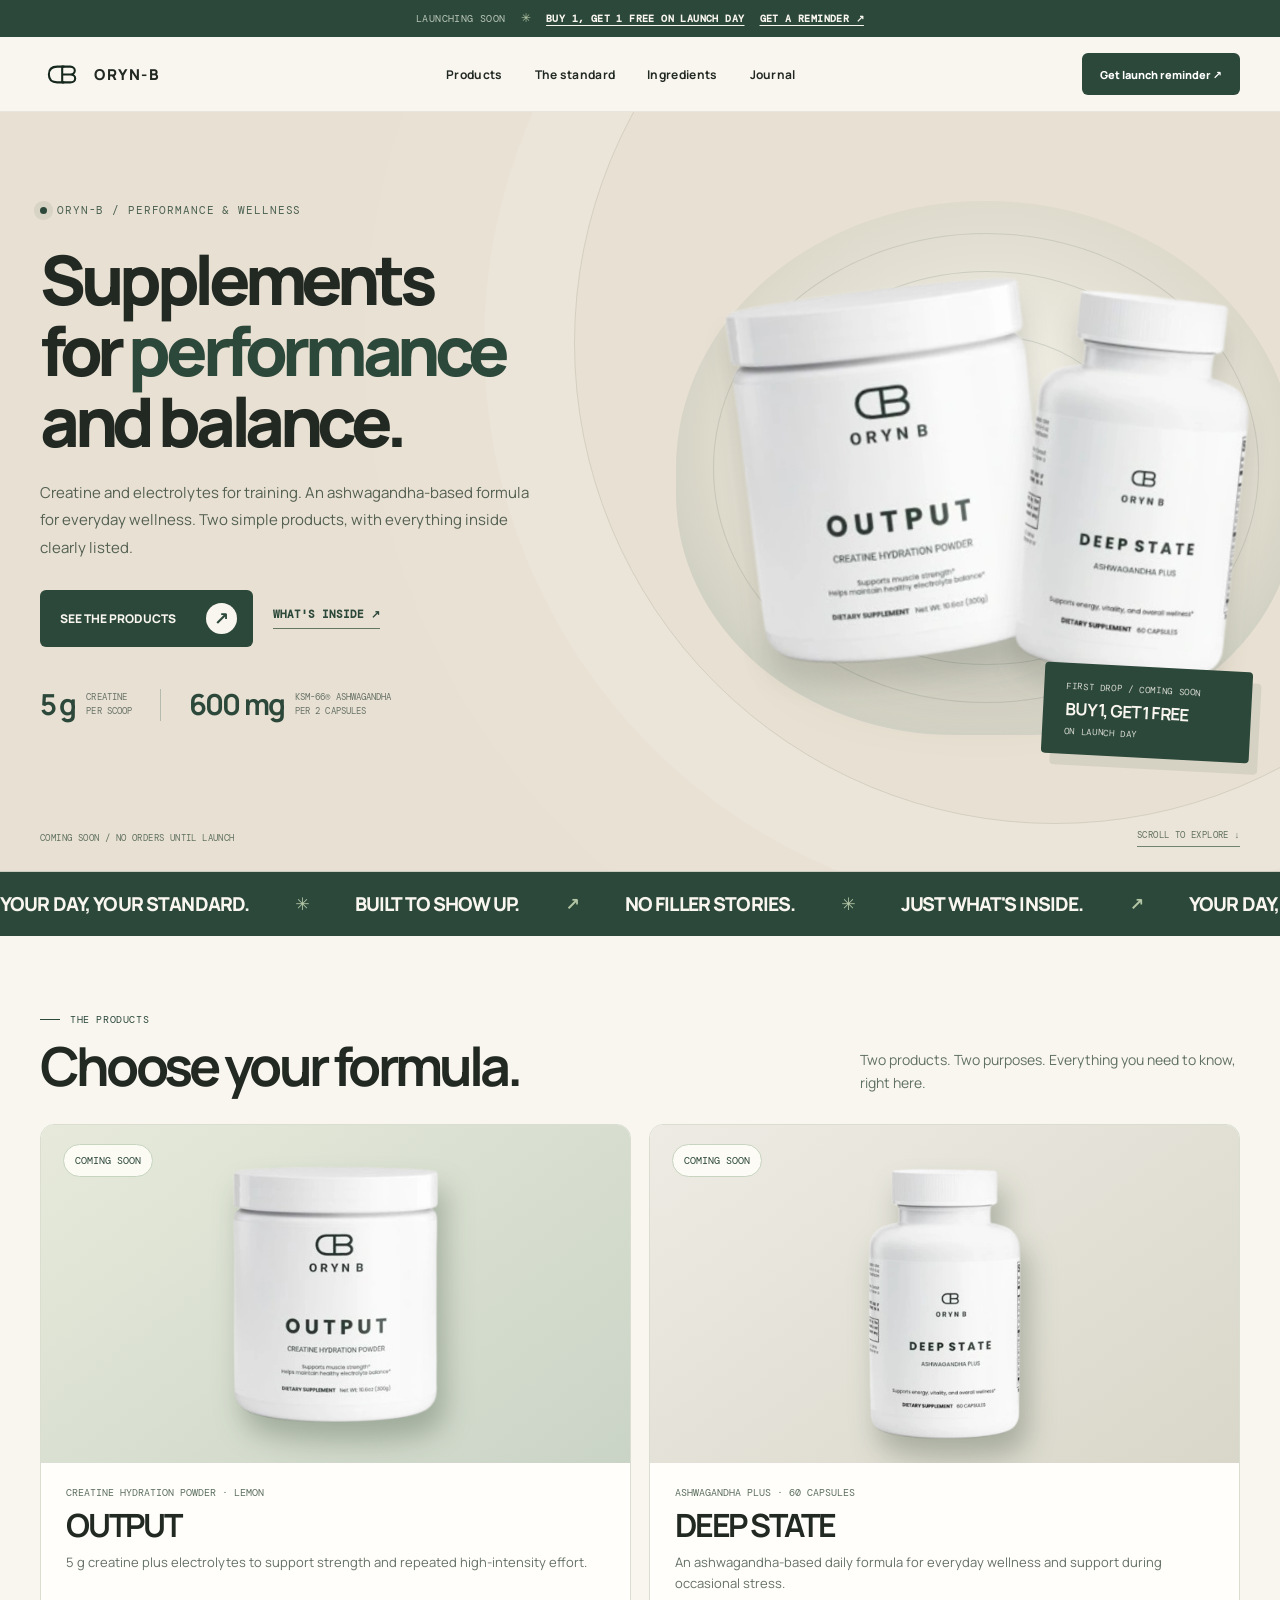
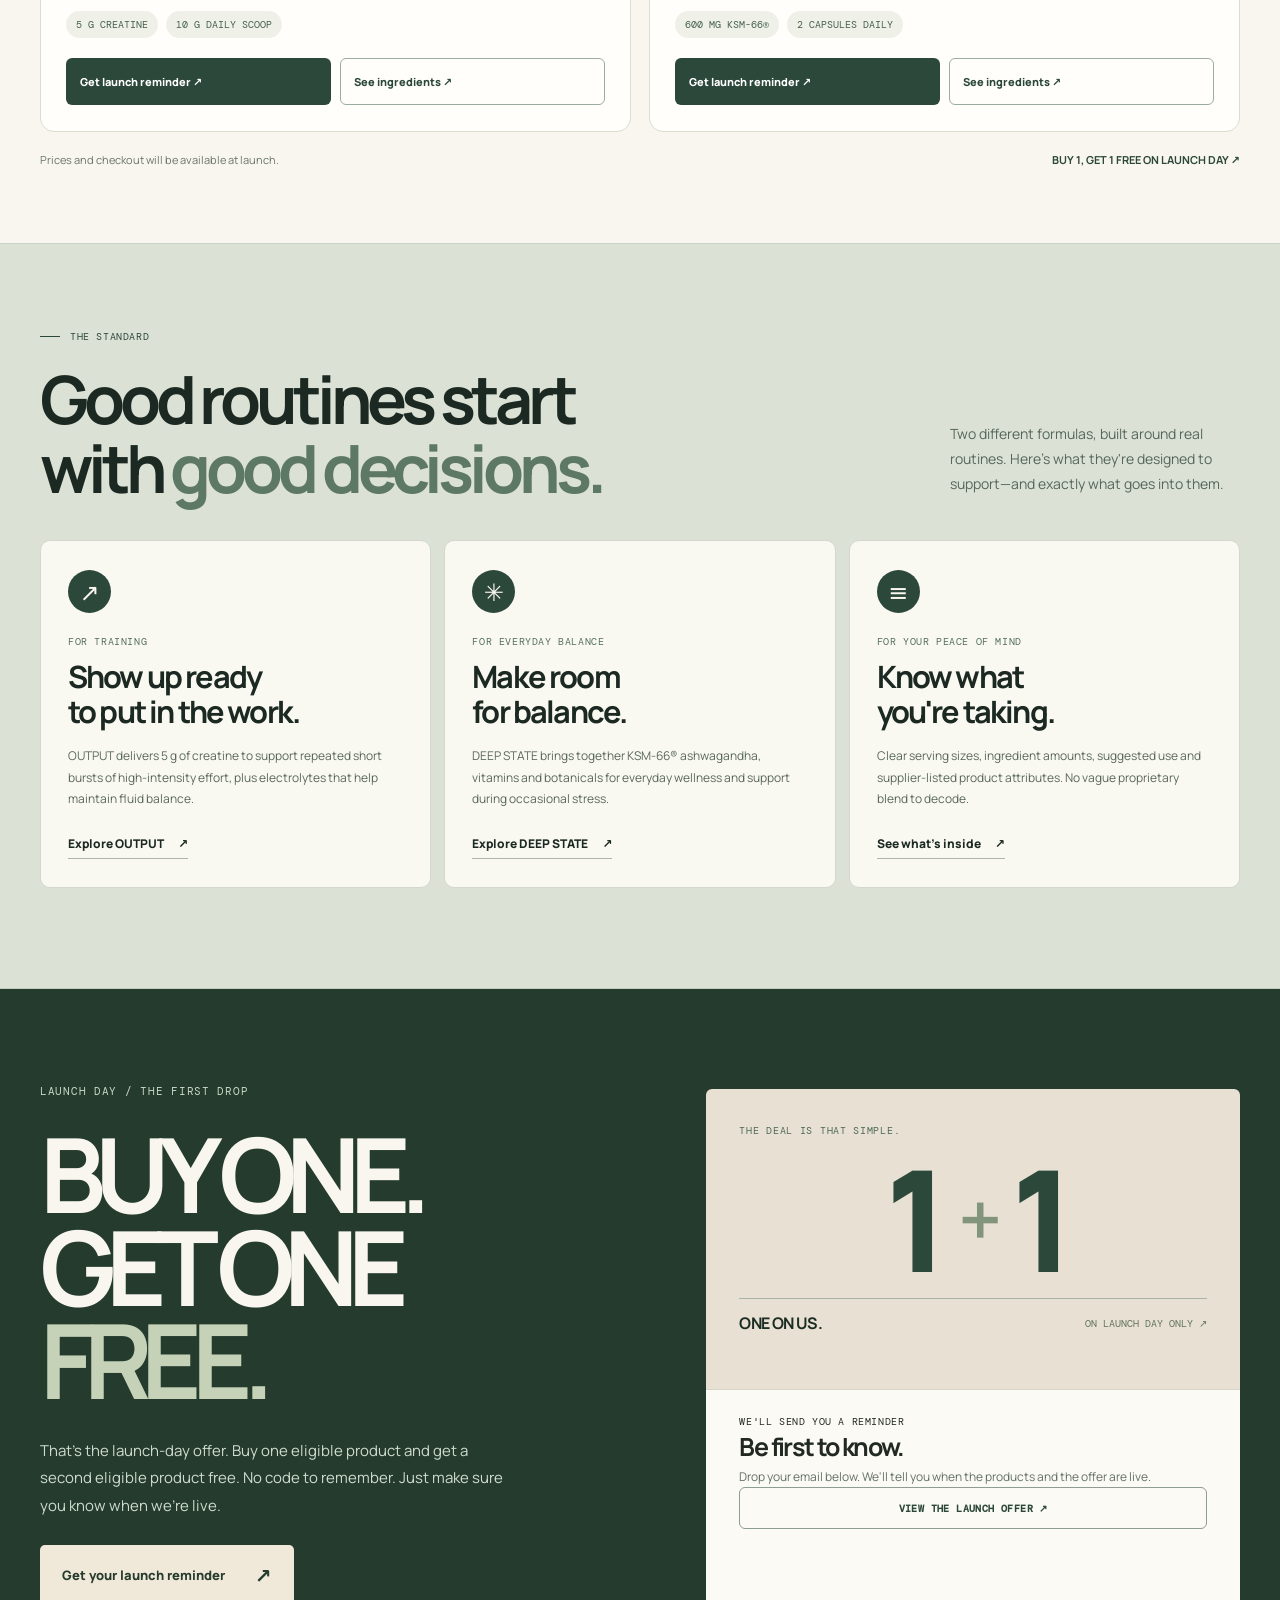
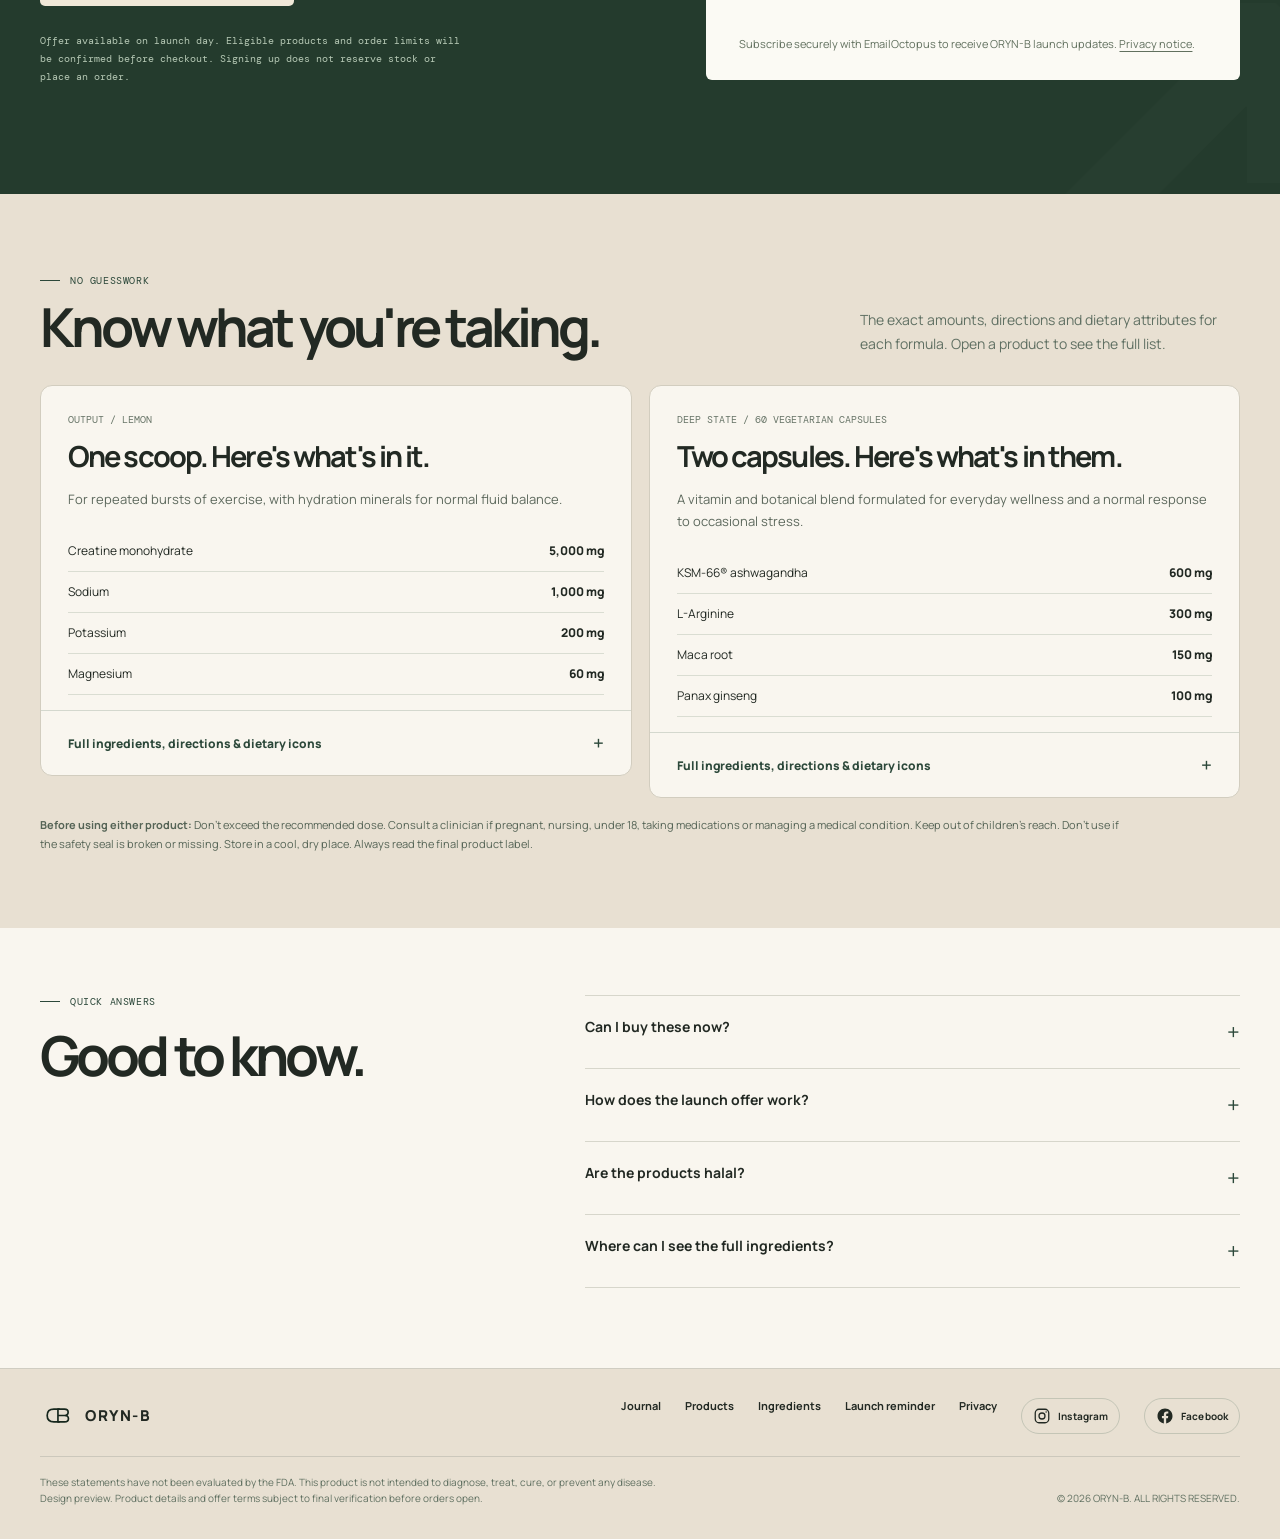
<file: index.html>
<!doctype html>
<html lang="en"><head>
<meta charset="utf-8"><meta name="viewport" content="width=device-width,initial-scale=1">
<meta name="theme-color" content="#2C483A"><meta name="color-scheme" content="light">
<title>ORYN-B — Supplements for performance and balance</title>
<meta name="description" content="Meet ORYN-B OUTPUT creatine hydration powder and DEEP STATE Ashwagandha Plus. See the ingredients, explore both products, and get a reminder for our buy-one-get-one-free launch day offer.">
<link rel="icon" type="image/svg+xml" href="[data-uri]">
<link rel="preconnect" href="https://fonts.googleapis.com"><link rel="preconnect" href="https://fonts.gstatic.com" crossorigin>
<link href="https://fonts.googleapis.com/css2?family=DM+Mono:wght@400;500&amp;family=Manrope:wght@400;500;600;700;800&amp;display=swap" rel="stylesheet">
<style>
:root{--green:#2C483A;--deep:#16271D;--stone:#E8E0D2;--ivory:#F9F6EF;--cream:#F1EEE6;--ink:#222923;--muted:#626D61;--border:#D7D6CB;--mono:'DM Mono',monospace;--sans:'Manrope',ui-sans-serif,system-ui,sans-serif}
*{box-sizing:border-box}html{scroll-behavior:smooth;scroll-padding-top:100px}body{margin:0;color:var(--ink);background:var(--ivory);font-family:var(--sans);-webkit-font-smoothing:antialiased;overflow-x:hidden}h1,h2,h3,p{margin:0}a{color:inherit;text-decoration:none}button,input{font:inherit}button{cursor:pointer}button:focus-visible,a:focus-visible,input:focus-visible,summary:focus-visible{outline:3px solid #819C8A;outline-offset:4px}.shell{width:min(1220px,calc(100% - 80px));margin:auto}.mono{font:11px/1.5 var(--mono);letter-spacing:.07em}.tiny-label{font:10px/1.5 var(--mono);letter-spacing:.06em;text-transform:uppercase}.sr-only{position:absolute!important;width:1px;height:1px;overflow:hidden;clip:rect(0,0,0,0)}.skip{position:absolute;top:-90px;left:10px;background:white;padding:13px;z-index:99}.skip:focus{top:10px}.announce{background:var(--deep);color:var(--ivory);padding:11px 15px;text-align:center;min-height:35px;font:10px var(--mono);letter-spacing:.06em}.announce strong{font-weight:500;color:#E5DDC4}.nav{background:rgba(249,246,239,.97);backdrop-filter:blur(12px);position:sticky;top:0;z-index:25;border-bottom:1px solid #1c312114}.nav-inner{min-height:74px;display:flex;align-items:center;justify-content:space-between;gap:22px}.brand{display:flex;gap:7px;align-items:center;font-size:15px;font-weight:800;letter-spacing:.1em;white-space:nowrap}.brand svg{width:47px;height:35px;color:var(--deep)}.nav-links{display:flex;align-items:center;gap:32px;font-size:12px;font-weight:700;letter-spacing:.025em}.nav-links a:hover{color:#527459}.btn{display:inline-flex;align-items:center;justify-content:space-between;gap:22px;min-height:50px;border-radius:6px;padding:14px 20px;border:1px solid transparent;font-size:12px;font-weight:800;transition:background .2s,transform .2s,border-color .2s;color:inherit}.btn:hover{transform:translateY(-2px)}.btn-dark{background:var(--green);color:#fff}.btn-dark:hover{background:#183527}.btn-light{background:var(--ivory);color:var(--green)}.btn-line{background:transparent;color:var(--green);border-color:#9BAD9D}.btn-line:hover{border-color:var(--green)}.nav-cta{font-size:11px;min-height:42px;padding:10px 17px}.menu-toggle{display:none;background:none;border:0;color:var(--ink);font-size:23px}.mobile-menu{display:none}
/* clear compact hero */
.hero{background:var(--stone);border-bottom:1px solid #c8cbbb}.hero-grid{display:grid;grid-template-columns:1.04fr .96fr;gap:58px;min-height:550px;align-items:center;padding-top:40px;padding-bottom:42px}.hero-copy{padding:18px 0}.eyebrow{display:flex;align-items:center;gap:10px;font:10px var(--mono);letter-spacing:.06em;color:var(--green);text-transform:uppercase;margin-bottom:19px}.eyebrow:before{content:'';width:20px;height:1px;background:currentColor}.hero h1{font-size:clamp(43px,4.75vw,73px);font-weight:800;line-height:1.1;letter-spacing:-.072em;max-width:700px}.hero h1 em{font-style:normal;color:var(--green)}.hero-deck{color:#526155;font-size:15px;line-height:1.75;max-width:445px;margin-top:22px}.hero-actions{display:flex;gap:10px;flex-wrap:wrap;margin-top:26px}.hero-subtext{color:#627063;font-size:11px;margin-top:18px;line-height:1.6}.hero-photo{position:relative;min-width:0;height:430px;border-radius:20px;background:radial-gradient(ellipse at 48% 37%,#54715B 0%,#2C483A 53%,#182D20 100%);isolation:isolate;overflow:hidden;box-shadow:0 25px 55px #1b2b1a21}.hero-photo:after{content:'';position:absolute;inset:16% 21%;border:1px solid #fff2;border-radius:50%;z-index:-1}.hero-products{position:absolute;inset:0;display:flex;align-items:center;justify-content:center;gap:0;padding:16px 40px 48px;isolation:isolate}.hero-products img{object-fit:contain;position:relative;max-height:89%;height:auto;filter:drop-shadow(13px 18px 14px #09170ac0);transition:transform .7s cubic-bezier(.2,.8,.3,1)}.hero-products img:first-child{width:51%;transform:translate(11%,15px) rotate(-5deg);z-index:2}.hero-products img:last-child{width:45%;transform:translate(-7%,6px) rotate(5deg);z-index:3}.hero-photo:hover .hero-products img:first-child{transform:translate(11%,6px) rotate(-2deg)}.hero-photo:hover .hero-products img:last-child{transform:translate(-7%,-3px) rotate(2deg)}.hero-photo-footer{position:absolute;bottom:19px;left:25px;right:25px;display:flex;justify-content:space-between;align-items:center;color:#e5e8d8;font:10px var(--mono);letter-spacing:.04em;z-index:5}.hero-badge{position:absolute;right:14px;top:17px;border:1px solid #ecf2d174;background:#1b3527b9;color:#fff;border-radius:99px;padding:9px 13px;font:9px var(--mono);z-index:5}
/* products first */
.products{background:var(--ivory);padding:77px 0 76px}.section-intro{display:flex;align-items:end;justify-content:space-between;gap:30px;margin-bottom:29px}.section-intro h2{font-size:clamp(35px,4.2vw,58px);letter-spacing:-.071em;line-height:1.1}.section-intro p{font-size:14px;max-width:380px;line-height:1.7;color:#607063}.products .eyebrow,.ingredients .eyebrow{margin-bottom:10px}.product-grid{display:grid;grid-template-columns:1fr 1fr;gap:18px}.product-card{background:#fffefa;border:1px solid #d9ded1;border-radius:14px;overflow:hidden;min-width:0;transition:transform .24s,box-shadow .24s}.product-card:hover{transform:translateY(-4px);box-shadow:0 18px 32px #2C483A15}.product-image{height:338px;display:grid;place-items:center;position:relative;overflow:hidden;background:linear-gradient(144deg,#E7EADB 0%,#CAD4C6 100%)}.product-card.deep .product-image{background:linear-gradient(144deg,#EEEBE4 0%,#D8D7C9 100%)}.product-image img{object-fit:contain;height:79%;width:auto;max-width:74%;filter:drop-shadow(8px 19px 14px #1a301b46);transition:transform .55s cubic-bezier(.2,.8,.3,1)}.product-card:hover .product-image img{transform:translateY(-8px) scale(1.045)}.soon{position:absolute;left:22px;top:19px;background:#fffef8de;border:1px solid #c7d4c0;padding:9px 11px;border-radius:99px;color:var(--green);font:10px var(--mono)}.product-image .hover-cta{position:absolute;inset:auto 22px 19px;display:flex;align-items:center;justify-content:space-between;background:#203D2D;color:var(--ivory);padding:13px 16px;border-radius:7px;font-size:12px;font-weight:750;opacity:0;transform:translateY(10px);transition:opacity .22s,transform .22s}.product-card:hover .hover-cta,.product-card:focus-within .hover-cta{opacity:1;transform:translateY(0)}.product-body{padding:23px 25px 26px}.category{font:10px var(--mono);color:#5E7060;margin-bottom:9px}.product-name{font-size:32px;letter-spacing:-.07em;line-height:1.08;margin-bottom:9px}.product-desc{font-size:13px;line-height:1.65;color:#657066;min-height:43px}.product-metrics{display:flex;flex-wrap:wrap;gap:8px;margin:16px 0 20px}.product-metrics span{border-radius:99px;background:#EFF1E9;padding:7px 10px;color:#46604D;font:10px var(--mono)}.product-actions{display:flex;gap:9px}.product-actions .btn{flex:1;min-width:0;font-size:11px;min-height:47px;padding:12px 13px}.products-foot{display:flex;justify-content:space-between;gap:20px;margin-top:20px;color:#69766A;font-size:11px}.products-foot strong{color:var(--green)}
/* primary offer and signup — one place to act */
.launch{background:var(--deep);color:var(--ivory);padding:68px 0}.launch-grid{display:grid;grid-template-columns:.98fr 1.02fr;align-items:center;gap:70px}.launch-kicker{color:#BDD0B8;font:11px var(--mono);margin-bottom:15px}.launch h2{font-size:clamp(48px,5.3vw,77px);letter-spacing:-.08em;line-height:.99;margin-bottom:19px}.launch h2 span{color:#DADEC0}.launch-copy p{max-width:470px;font-size:14px;line-height:1.75;color:#C6CEBE}.terms-note{font-size:11px!important;color:#A8B4A7!important;margin-top:18px}.signup-card{background:#F9F6EF;color:var(--ink);padding:30px;border-radius:13px;box-shadow:0 24px 48px #101C14a0}.signup-card h3{font-size:28px;line-height:1.15;letter-spacing:-.065em;margin:6px 0 10px}.signup-card p{font-size:12px;color:#637065;line-height:1.7}.signup-card label{display:block;font:10px var(--mono);margin:19px 0 9px;color:#47604E}.signup-row{display:flex;gap:8px}.signup-row input{min-width:0;flex:1;padding:15px;background:white;border:1px solid #BCC6B8;border-radius:6px;font-size:13px}.signup-row button{white-space:nowrap}.consent-note{margin-top:12px!important;font-size:10px!important}.form-status{margin-top:9px;min-height:20px;font-size:12px!important;color:#2C483A!important}
/* ingredients, available without a huge information wall */
.ingredients{background:var(--stone);padding:80px 0 74px}.ingredients-list{display:grid;grid-template-columns:1fr 1fr;gap:17px;margin-top:29px}.formula-card{background:var(--ivory);border:1px solid #D2CDBF;border-radius:12px;min-width:0;align-self:start;overflow:hidden}.formula-top{padding:27px 27px 21px}.formula-top .mini{font:10px var(--mono);color:#687568;margin-bottom:10px}.formula-top h3{font-size:29px;letter-spacing:-.065em;margin-bottom:12px}.formula-top p{font-size:13px;line-height:1.7;color:#5D695D}.preview-ingredients{padding:0 27px 15px}.preview-ingredients>div,.full-list>div{display:flex;justify-content:space-between;gap:14px;padding:11px 0;border-bottom:1px solid #DADDD2;font-size:12px;line-height:1.5}.preview-ingredients strong,.full-list strong{white-space:nowrap;font-weight:800}.formula-card details{border-top:1px solid #D4D8CE}.formula-card summary{list-style:none;cursor:pointer;padding:19px 27px;font-size:12px;font-weight:800;color:var(--green);display:flex;align-items:center;justify-content:space-between;gap:18px}.formula-card summary::-webkit-details-marker{display:none}.formula-card summary:after{content:'+';font-size:19px;font-weight:500}.formula-card details[open] summary:after{content:'−'}.formula-more{padding:0 27px 26px}.formula-more .subhead{font:10px var(--mono);margin:22px 0 9px;color:#4C654F}.formula-more p{font-size:12px;color:#5D675B;line-height:1.8}.full-list>div{font-size:12px}.v5-attribute-grid{display:grid;grid-template-columns:repeat(4,minmax(0,1fr));gap:8px;margin-top:12px}.verified-attribute{background:white;border:1px solid #DCE1D6;padding:8px 4px;border-radius:7px;display:flex;flex-direction:column;align-items:center;justify-content:center;gap:7px;text-align:center;min-height:94px}.verified-attribute img{height:41px;width:35px;object-fit:contain}.verified-attribute span{font-size:9px;line-height:1.35;font-weight:700;color:#415444}.verified-attribute sup{font-size:7px}.note{font-size:11px!important;line-height:1.7!important;color:#667264!important;margin-top:16px}.medical{margin-top:18px;font-size:11px;line-height:1.7;color:#556456;max-width:1080px}
/* FAQ and footer */
.faq{background:var(--ivory);padding:67px 0 80px}.faq-grid{display:grid;grid-template-columns:.85fr 1.15fr;gap:60px}.faq h2{font-size:clamp(37px,4.3vw,59px);letter-spacing:-.07em;line-height:1.05}.faq-list{border-top:1px solid var(--border)}.faq-list details{border-bottom:1px solid var(--border)}.faq-list summary{cursor:pointer;list-style:none;display:flex;justify-content:space-between;gap:20px;padding:21px 0;font-size:14px;font-weight:700}.faq-list summary::-webkit-details-marker{display:none}.faq-list summary:after{content:'+';color:var(--green);font-size:22px;font-weight:400}.faq-list details[open] summary:after{content:'−'}.faq-list p{font-size:12px;line-height:1.8;color:#667264;padding:0 18px 20px 0}.footer{background:#E8E0D2;padding:29px 0 32px;border-top:1px solid #D0CDC2}.footer-top{display:flex;justify-content:space-between;gap:30px;align-items:center}.footer-top .brand svg{width:38px;height:27px}.footer-links{display:flex;gap:24px;font-size:11px;font-weight:700}.footer-bottom{display:flex;justify-content:space-between;align-items:end;gap:30px;margin-top:22px;border-top:1px solid #CCC8BC;padding-top:17px;color:#607061;font-size:10px;line-height:1.65}.footer-bottom p{max-width:680px}.desktop-only{display:block}
@media(max-width:1000px){.shell{width:calc(100% - 52px)}.hero-grid{gap:27px;grid-template-columns:1fr 1fr}.hero h1{font-size:clamp(40px,5.8vw,62px)}.hero-photo{height:380px}.launch-grid{gap:30px}.product-actions{flex-wrap:wrap}.product-actions .btn{flex-basis:100%}.nav-links{gap:16px}}
@media(max-width:720px){.shell{width:calc(100% - 34px)}.nav-inner{min-height:65px}.nav-links{display:none}.menu-toggle{display:block}.nav-cta{margin-left:auto;font-size:10px;padding:10px 12px}.mobile-menu.open{display:flex}.mobile-menu{flex-direction:column;gap:0;padding:0 18px 15px;border-top:1px solid #D1D8CA}.mobile-menu a{padding:13px 0;font-size:12px;font-weight:750}.hero-grid{grid-template-columns:1fr;gap:19px;padding-top:40px;padding-bottom:38px}.hero h1{font-size:clamp(40px,9vw,60px)}.hero-deck{font-size:13px;margin-top:15px}.hero-actions{margin-top:21px}.hero-photo{height:320px}.section-intro{display:block}.section-intro p{margin-top:13px}.products{padding:57px 0}.product-image{height:300px}.product-grid,.ingredients-list,.launch-grid,.faq-grid{grid-template-columns:1fr}.product-actions .btn{flex-basis:unset}.launch-grid{gap:26px}.launch{padding:60px 0}.ingredients{padding:58px 0}.faq{padding:58px 0}.footer-bottom{align-items:start;flex-direction:column}.footer-links{gap:13px}.footer-top{align-items:start;flex-direction:column}.products-foot{flex-direction:column;gap:7px}}
@media(max-width:390px){.brand{font-size:13px}.brand svg{width:38px;height:29px}.nav-cta{font-size:9px}.hero h1{font-size:40px}.hero-photo{height:275px}.hero-products{padding:16px 20px 38px}.hero-photo-footer{left:13px;right:13px;font-size:8px}.hero-actions .btn{min-width:0;font-size:11px;padding:13px 14px}.product-actions{flex-direction:column}.signup-card{padding:23px 20px}.signup-row{flex-direction:column}.signup-row button{justify-content:center}.v5-attribute-grid{grid-template-columns:repeat(3,minmax(0,1fr))}}
@media(hover:none){.product-image .hover-cta{display:none}}@media(prefers-reduced-motion:reduce){html{scroll-behavior:auto}*,*:before,*:after{transition-duration:.01ms!important;animation-duration:.01ms!important}}

/* HYBRID 07 / the cinematic opening from the approved long-form site */
.hero{position:relative;min-height:760px;height:auto;background:#E8E0D2;color:#222923;overflow:hidden;border-bottom:1px solid #CACABF;isolation:isolate}
.hero:before{content:"";position:absolute;right:-20%;top:-33%;width:75vw;height:75vw;border:1px solid #2C483A1c;border-radius:50%;pointer-events:none;box-shadow:0 0 0 90px #ffffff16,0 0 0 210px #ffffff0b}
.hero .hero-noise{position:absolute;inset:0;pointer-events:none;opacity:.14;background-image:radial-gradient(#2C483A33 .65px,transparent .7px);background-size:8px 8px}
.hero-v3-grid{display:grid;grid-template-columns:53% 47%;align-items:center;gap:0;padding-top:66px;padding-bottom:76px;min-height:710px;position:relative;z-index:1}
.hero-v3-copy{position:relative;z-index:4;min-width:0;padding-bottom:12px}
.hero-topline{display:flex;gap:10px;align-items:center;color:#4B6152;font:11px var(--mono);letter-spacing:.08em;text-transform:uppercase}
.hero-topline:before{content:"";width:7px;height:7px;display:block;flex-shrink:0;border-radius:50%;background:#2C483A;box-shadow:0 0 0 6px #2C483A16}
.hero-v3-copy h1{font-size:clamp(54px,5.35vw,82px);line-height:1.035;letter-spacing:-.079em;font-weight:800;max-width:760px;margin:27px 0 22px;color:#222923;text-wrap:balance}
.hero-v3-copy h1 em{color:#2C483A;font-style:normal}
.hero-v3-copy .hero-deck{max-width:490px;color:#536052;line-height:1.85;font-size:15px;margin:0 0 28px}
.hero-buttons{display:flex;gap:20px;align-items:center;flex-wrap:wrap}
.hero-buttons .btn-orange{display:inline-flex;justify-content:space-between;align-items:center;gap:30px;min-height:56px;padding:13px 16px 13px 20px;background:#2C483A;color:#F9F6EF;border:0;border-radius:6px;font:800 12px var(--sans);transition:transform .2s,background .2s}
.hero-buttons .btn-orange:hover{background:#1c3328;transform:translateY(-3px)}
.hero-buttons .arr{display:grid;place-items:center;border-radius:100%;background:#F9F6EF;color:#2C483A;width:31px;height:31px;font-size:18px}
.hero .text-link{color:#2C483A;font:700 11px var(--mono);border-bottom:1px solid #637761;padding-bottom:7px}
.hero-v3-facts{display:flex;gap:28px;align-items:center;margin-top:42px}.hero-v3-facts>div{display:flex;align-items:center;gap:11px}.hero-v3-facts strong{font-size:29px;line-height:1;letter-spacing:-.065em;color:#2C483A}.hero-v3-facts span{font:9px/1.5 var(--mono);color:#687368;letter-spacing:.01em}.hero-v3-facts i{height:32px;border-left:1px solid #b5bcaf}
.hero-v3-art{height:580px;min-width:0;position:relative;align-self:center}
.hero-v3-canvas{position:absolute;left:0;right:-10%;top:4%;height:92%;border-radius:50% 50% 43% 45%;background:radial-gradient(ellipse at 51% 46%,#F7F5ED 0%,#DDD9CB 63%,#B6C0B3 100%);isolation:isolate}
.hero-v3-canvas:before{content:"";position:absolute;inset:6%;border:1px solid #39554423;border-radius:50%}
.hero-v3-ring{position:absolute;border-radius:50%;border:1px solid #2C483A24}.hero-v3-ring.ring-one{inset:13%}.hero-v3-ring.ring-two{inset:25%}
.hero-v3-ground{position:absolute;width:75%;height:30%;left:12%;bottom:0;background:radial-gradient(ellipse at center,#253b3326,transparent 70%);filter:blur(20px)}
.hero-v3-bottle{position:absolute;object-fit:contain;filter:drop-shadow(0 22px 12px #293A2825);height:80%;transition:transform .65s cubic-bezier(.22,1,.36,1);z-index:3}
.hero-v3-output{width:56%;left:7%;top:11%;transform:rotate(-7deg)}.hero-v3-deep{width:48%;right:2%;top:13%;transform:rotate(6deg)}
.hero-v3-art:hover .hero-v3-output{transform:translateY(-9px) rotate(-4deg)}.hero-v3-art:hover .hero-v3-deep{transform:translateY(-12px) rotate(3deg)}
.hero-v3-launch{position:absolute;right:-2%;bottom:0;z-index:6;background:#2C483A;color:#F9F6EF;box-shadow:9px 11px 0 #2C483A18;display:flex;flex-direction:column;gap:5px;padding:17px 22px;transform:rotate(3deg);min-width:208px;border-radius:4px;transition:transform .25s}
.hero-v3-launch:hover{transform:translateY(-5px) rotate(0deg)}.hero-v3-launch span,.hero-v3-launch small{font:9px var(--mono);letter-spacing:.07em;opacity:.84}.hero-v3-launch strong{font-size:17px;letter-spacing:-.03em;white-space:nowrap}
.hero-v3-bottom{display:flex;justify-content:space-between;gap:20px;align-items:center;position:absolute;left:0;right:0;bottom:24px;color:#607160;font:9px var(--mono);letter-spacing:.045em}.hero-v3-bottom a{border-bottom:1px solid #708370;padding-bottom:5px}
/* 3 clear benefits: performance, balance, honest information */
.standard-premium{background:#DCE1D6;color:#1B2922;padding:86px 0 100px;border-top:1px solid #cbd2c7;border-bottom:1px solid #c3cbbf}
.standard-header{display:grid;grid-template-columns:1.5fr .5fr;gap:40px;align-items:end;margin-bottom:38px}.standard-header .eyebrow{margin-bottom:21px}.standard-header h2{font-size:clamp(44px,5.2vw,73px);line-height:1.04;letter-spacing:-.077em;max-width:870px}.standard-header h2 em{font-style:normal;color:#5D7864}.standard-header>p{font-size:14px;line-height:1.8;color:#546758;margin-bottom:6px;max-width:320px}
.standard-benefits{display:grid;grid-template-columns:repeat(3,minmax(0,1fr));gap:13px}.standard-benefit{background:#F9F8F1;border:1px solid #D2D9CC;border-radius:10px;padding:29px 27px 28px;min-height:340px;display:flex;flex-direction:column;align-items:flex-start;transition:transform .25s,box-shadow .25s}
.standard-benefit:hover{transform:translateY(-5px);box-shadow:0 16px 25px #2c483a12}.standard-symbol{display:grid;place-items:center;width:43px;height:43px;background:#2C483A;color:#F9F6EF;border-radius:50%;font-size:24px;margin-bottom:22px}
.standard-category{font:10px var(--mono);letter-spacing:.06em;color:#57705E;margin-bottom:11px}.standard-benefit h3{font-size:clamp(23px,2.4vw,32px);letter-spacing:-.06em;line-height:1.12;margin-bottom:17px}.standard-benefit p{color:#59685C;font-size:12px;line-height:1.8;margin-bottom:25px;max-width:330px}.standard-benefit a{margin-top:auto;font-size:12px;font-weight:800;border-bottom:1px solid #2C483A60;padding-bottom:6px}.standard-benefit a span{margin-left:12px}
/* Large launch offer, with the reminder form on the same screen */
.launch-premium{background:#243B2D;color:#F9F6EF;padding:95px 0 108px;overflow:hidden;position:relative}.launch-premium:after{content:"↗";position:absolute;right:-7%;bottom:-30%;font-size:44vw;font-weight:800;color:#ffffff04;line-height:1;pointer-events:none}
.launch-premium-grid{display:grid;grid-template-columns:1.05fr .95fr;gap:6vw;align-items:center;position:relative;z-index:1}.launch-premium-kicker{font:11px var(--mono);letter-spacing:.065em;color:#CAD7C6}
.launch-premium h2{font-size:clamp(70px,8.1vw,130px);line-height:.9;letter-spacing:-.1em;margin:29px 0 30px}.launch-premium h2 em{font-style:normal;color:#C5D2B7}
.launch-premium-copy>p{font-size:15px;line-height:1.85;max-width:480px;color:#D0DCCF}.launch-jump{display:inline-flex;align-items:center;gap:30px;background:#F0E8D8;color:#243B2D;padding:17px 22px;border-radius:5px;font-size:13px;font-weight:800;margin-top:25px}.launch-jump:hover{background:white}.launch-jump span{font-size:20px}
.launch-terms{font:10px/1.8 var(--mono);max-width:430px;color:#B6C9B5;margin-top:26px}
.launch-premium-right{min-width:0}.launch-deal{background:#E8E0D2;color:#1B2C23;min-height:300px;padding:28px 33px;border-radius:6px 6px 0 0;position:relative;overflow:hidden}
.launch-deal-label{font:10px var(--mono);color:#4D6955;letter-spacing:.07em}.launch-deal-equation{display:flex;align-items:center;justify-content:center;gap:23px;font-weight:800;font-size:clamp(105px,11vw,174px);line-height:1.13;letter-spacing:-.1em;color:#2C483A}.launch-deal-equation b{font-size:.55em;color:#82957C;font-weight:600}
.launch-deal-bottom{display:flex;align-items:center;justify-content:space-between;gap:16px;border-top:1px solid #A7B3A5;padding-top:13px}.launch-deal-bottom strong{font-size:16px;letter-spacing:-.04em}.launch-deal-bottom span{font:10px var(--mono);color:#61745E}
.launch-premium .launch-signup{border-radius:0 0 6px 6px;padding:24px 33px 27px;box-shadow:none;background:#FBFAF4;border-top:1px solid #d4d6c9}.launch-premium .launch-signup h3{font-size:25px;margin:4px 0 5px}.launch-premium .launch-signup label{margin-top:14px}.launch-premium .launch-signup .consent-note{margin-top:10px!important}
/* Navigation / conversion polish */
.product-image .hover-cta{font-weight:750}.products-foot strong{color:#2C483A}
@media(max-width:1060px){.hero-v3-grid{grid-template-columns:51% 49%;min-height:650px}.hero-v3-art{height:520px}.hero-v3-copy h1{font-size:clamp(49px,5.5vw,69px)}.hero-v3-facts{gap:14px;margin-top:30px}.hero-v3-facts strong{font-size:24px}.launch-premium-grid{gap:30px}.launch-premium h2{font-size:clamp(62px,8vw,93px)}.standard-header{grid-template-columns:1.3fr .7fr}}
@media(max-width:760px){.hero{min-height:0}.hero-v3-grid{grid-template-columns:1fr;gap:0;padding-top:42px;padding-bottom:80px;min-height:0}.hero-v3-copy{padding-bottom:0}.hero-v3-copy h1{font-size:clamp(48px,10.5vw,80px);max-width:700px;margin:22px 0 17px}.hero-v3-copy .hero-deck{font-size:13px;line-height:1.75;max-width:620px;margin-bottom:22px}.hero-v3-facts{margin-top:26px}.hero-v3-art{width:min(520px,100%);margin:30px auto 0;height:440px}.hero-v3-canvas{left:2%;right:2%;height:90%;top:0}.hero-v3-launch{bottom:0;right:2%;min-width:0}.hero-v3-bottom{bottom:14px}.standard-premium{padding:69px 0}.standard-header{grid-template-columns:1fr;gap:14px}.standard-header h2{font-size:clamp(40px,8.5vw,64px)}.standard-header>p{max-width:600px}.standard-benefits{grid-template-columns:1fr;gap:11px}.standard-benefit{min-height:0;padding:24px}.standard-benefit h3{font-size:29px}.standard-benefit a{margin-top:5px}.launch-premium{padding:65px 0 78px}.launch-premium-grid{grid-template-columns:1fr;gap:34px}.launch-premium h2{font-size:clamp(67px,11vw,102px)}.launch-premium-copy>p{font-size:13px}.launch-deal-equation{font-size:clamp(95px,19vw,150px)}.launch-premium-right{max-width:700px}}
@media(max-width:420px){.hero-v3-grid{padding-top:36px;padding-bottom:76px}.hero-v3-copy h1{font-size:clamp(43px,11.4vw,53px)}.hero-v3-copy .hero-deck{font-size:12px}.hero-v3-facts strong{font-size:22px}.hero-v3-facts span{font-size:8px}.hero-v3-art{height:335px;margin-top:20px}.hero-v3-canvas{left:-2%;right:-2%}.hero-v3-launch{padding:12px 15px;bottom:1%;right:0;transform:rotate(2deg)}.hero-v3-launch strong{font-size:13px}.hero-v3-launch span,.hero-v3-launch small{font-size:8px}.hero-v3-bottom{font-size:8px}.hero-v3-bottom span{max-width:200px}.hero-buttons{gap:15px}.hero-buttons .btn-orange{min-height:48px;font-size:11px;padding:8px 10px 8px 14px;gap:13px}.hero-buttons .arr{width:28px;height:28px}.hero-v3-facts{gap:12px}.launch-premium h2{font-size:clamp(64px,15vw,76px)}.launch-deal{min-height:240px;padding:21px}.launch-deal-equation{gap:13px;font-size:99px}.launch-deal-bottom strong{font-size:13px}.launch-deal-bottom span{font-size:8px}.launch-premium .launch-signup{padding:22px 19px}.launch-jump{font-size:11px;padding:15px}.standard-header h2{font-size:44px}}
@media(prefers-reduced-motion:reduce){.standard-benefit,.hero-v3-bottle,.hero-v3-launch{transition:none!important}}

/* Header + moving brand ticker, restored from the approved longer design. */
.announce{background:#2C483A;color:#F9F6EF;min-height:37px;display:flex;align-items:center;justify-content:center;gap:15px;padding:8px 14px;text-align:center;letter-spacing:.04em;line-height:1.4}
.announce strong{color:#F9F6EF;font-weight:600;text-decoration:underline;text-underline-offset:3px}
.announce-leading{color:#D2DDCE;opacity:.85}
.announce-star{color:#B4C6A6;font-size:12px}
.announce a{color:#F9F6EF;text-decoration:underline;text-underline-offset:3px;white-space:nowrap;font-weight:600}
.announce a:hover,.announce a:focus-visible{color:#E6EBD9}
.ticker{background:#2C483A;color:#F9F6EF;overflow:hidden;min-height:64px;display:flex;align-items:center;white-space:nowrap}
.ticker-track{--ticker-gap:46px;display:flex;align-items:center;gap:var(--ticker-gap);width:max-content;flex-shrink:0;animation:oryn-ticker 28s linear infinite;font-size:clamp(15px,1.5vw,20px);font-weight:800;letter-spacing:-.045em;line-height:1.25;font-family:var(--sans)}
.ticker-track span{display:flex;align-items:center;gap:var(--ticker-gap);white-space:nowrap;flex-shrink:0}
.ticker-track i{font-style:normal;font-size:.9em;color:#B4C6A6}
@keyframes oryn-ticker{to{transform:translateX(calc(-50% - var(--ticker-gap)/2))}}
@media(max-width:760px){.announce{gap:9px;padding:8px 8px;min-height:37px;font-size:9px}.announce-leading{display:none}.announce-star{font-size:10px}.announce strong{font-size:9px}.announce a{font-size:9px}.ticker{min-height:50px}.ticker-track{--ticker-gap:25px;font-size:15px;animation-duration:23s}}
@media(max-width:380px){.announce{gap:6px;padding-inline:5px}.announce strong,.announce a{font-size:8px}.announce-star{display:none}}
@media(prefers-reduced-motion:reduce){.ticker-track{animation:none}.ticker{overflow:auto;scrollbar-width:none}}
</style><link rel="stylesheet" href="scratch-popup.css">
<script src="scratch-popup.js" defer></script>
</head><body>
<a class="skip" href="#main">Skip to content</a>
<div class="announce" aria-label="Launch day offer"><span class="announce-leading">LAUNCHING SOON</span><span class="announce-star" aria-hidden="true">✳</span><strong>BUY 1, GET 1 FREE ON LAUNCH DAY</strong><a href="#notify">GET A REMINDER ↗</a></div>
<header class="nav"><div class="shell nav-inner"><a class="brand" href="#top" aria-label="ORYN-B homepage"><svg aria-hidden="true" viewbox="0 0 180 120" xmlns="http://www.w3.org/2000/svg"><g fill="none" stroke="currentColor" stroke-linecap="round" stroke-linejoin="round" stroke-width="8"><path d="M91 30H66C45 30 34 42 34 60S45 90 66 90h25"></path><path d="M85 90V30h31c23 0 23 30 0 30H85m31 0c25 0 25 30 0 30H85"></path></g></svg><span>ORYN-B</span></a><nav class="nav-links" aria-label="Main navigation"><a href="#products">Products</a><a href="#standard">The standard</a><a href="#ingredients">Ingredients</a><a href="blog/">Journal</a></nav><a class="btn btn-dark nav-cta" href="#notify">Get launch reminder ↗</a><button type="button" class="menu-toggle" id="menuToggle" aria-expanded="false" aria-controls="mobileNav" aria-label="Open navigation">☰</button></div><div class="mobile-menu" id="mobileNav"><a href="#products">Products</a><a href="#standard">The standard</a><a href="#notify">Launch offer</a><a href="#ingredients">Ingredients</a><a href="#faq">FAQ</a><a href="blog/">Journal</a></div></header>
<main id="main">
<section class="hero" id="top"><div aria-hidden="true" class="hero-noise"></div>
<div class="shell hero-v3-grid">
<div class="hero-v3-copy">
<div class="hero-topline">ORYN-B / PERFORMANCE &amp; WELLNESS</div>
<h1>Supplements for <em>performance</em> and balance.</h1>
<p class="hero-deck">Creatine and electrolytes for training. An ashwagandha-based formula for everyday wellness. Two simple products, with everything inside clearly listed.</p>
<div class="hero-buttons"><a class="btn btn-orange" href="#products">SEE THE PRODUCTS <span class="arr">↗</span></a><a class="text-link" href="#ingredients">WHAT'S INSIDE ↗</a></div>
<div class="hero-v3-facts"><div><strong>5 g</strong><span>CREATINE<br/>PER SCOOP</span></div><i></i><div><strong>600 mg</strong><span>KSM-66® ASHWAGANDHA<br/>PER 2 CAPSULES</span></div></div>
</div>
<div class="hero-v3-art">
<div aria-hidden="true" class="hero-v3-canvas"><div class="hero-v3-ring ring-one"></div><div class="hero-v3-ring ring-two"></div><div class="hero-v3-ground"></div>
<img alt="" class="hero-v3-bottle hero-v3-output" decoding="async" fetchpriority="high" src="[data-uri]"/>
<img alt="" class="hero-v3-bottle hero-v3-deep" decoding="async" fetchpriority="high" src="[data-uri]"/>
</div>
<a aria-label="Launch day buy one get one free: get a reminder" class="hero-v3-launch" href="#notify"><span>FIRST DROP / COMING SOON</span><strong>BUY 1, GET 1 FREE</strong><small>ON LAUNCH DAY</small></a>
</div>
</div>
<div class="hero-v3-bottom shell"><span>COMING SOON / NO ORDERS UNTIL LAUNCH</span><a href="#products">SCROLL TO EXPLORE ↓</a></div></section>
<div class="ticker" aria-label="ORYN-B brand principles"><div class="ticker-track" aria-hidden="true"><span>YOUR DAY, YOUR STANDARD. <i>✳</i> BUILT TO SHOW UP. <i>↗</i> NO FILLER STORIES. <i>✳</i> JUST WHAT'S INSIDE. <i>↗</i></span><span>YOUR DAY, YOUR STANDARD. <i>✳</i> BUILT TO SHOW UP. <i>↗</i> NO FILLER STORIES. <i>✳</i> JUST WHAT'S INSIDE. <i>↗</i></span></div></div>
<section class="products" id="products"><div class="shell"><div class="section-intro"><div><span class="eyebrow">THE PRODUCTS</span><h2>Choose your formula.</h2></div><p>Two products. Two purposes. Everything you need to know, right here.</p></div><div class="product-grid">
<article class="product-card output"><div class="product-image"><span class="soon">COMING SOON</span><img src="[data-uri]" loading="lazy" alt="ORYN-B OUTPUT white creatine hydration powder jar"><a href="#notify" class="hover-cta">Launch-day offer: Buy 1, get 1 free <span>↗</span></a></div><div class="product-body"><div class="category">CREATINE HYDRATION POWDER · LEMON</div><h3 class="product-name">OUTPUT</h3><p class="product-desc">5 g creatine plus electrolytes to support strength and repeated high-intensity effort.</p><div class="product-metrics"><span>5 G CREATINE</span><span>10 G DAILY SCOOP</span></div><div class="product-actions"><a class="btn btn-dark" href="#notify">Get launch reminder ↗</a><button class="btn btn-line" type="button" data-show="output">See ingredients ↗</button></div></div></article>
<article class="product-card deep"><div class="product-image"><span class="soon">COMING SOON</span><img src="[data-uri]" loading="lazy" alt="ORYN-B DEEP STATE white Ashwagandha Plus bottle"><a href="#notify" class="hover-cta">Launch-day offer: Buy 1, get 1 free <span>↗</span></a></div><div class="product-body"><div class="category">ASHWAGANDHA PLUS · 60 CAPSULES</div><h3 class="product-name">DEEP STATE</h3><p class="product-desc">An ashwagandha-based daily formula for everyday wellness and support during occasional stress.</p><div class="product-metrics"><span>600 MG KSM-66®</span><span>2 CAPSULES DAILY</span></div><div class="product-actions"><a class="btn btn-dark" href="#notify">Get launch reminder ↗</a><button class="btn btn-line" type="button" data-show="deep">See ingredients ↗</button></div></div></article>
</div><div class="products-foot"><span>Prices and checkout will be available at launch.</span><strong>BUY 1, GET 1 FREE ON LAUNCH DAY ↗</strong></div></div></section>
<section class="standard-premium" id="standard" aria-labelledby="standard-title">
<div class="shell"><div class="standard-header"><div class="standard-lead"><div class="eyebrow">THE STANDARD</div><h2 id="standard-title">Good routines start<br>with <em>good decisions.</em></h2></div><p>Two different formulas, built around real routines. Here's what they're designed to support—and exactly what goes into them.</p></div>
<div class="standard-benefits">
<article class="standard-benefit"><span class="standard-symbol" aria-hidden="true">↗</span><span class="standard-category">FOR TRAINING</span><h3>Show up ready<br>to put in the work.</h3><p>OUTPUT delivers 5 g of creatine to support repeated short bursts of high-intensity effort, plus electrolytes that help maintain fluid balance.</p><a href="#ingredients-output">Explore OUTPUT <span aria-hidden="true">↗</span></a></article>
<article class="standard-benefit"><span class="standard-symbol" aria-hidden="true">✳</span><span class="standard-category">FOR EVERYDAY BALANCE</span><h3>Make room<br>for balance.</h3><p>DEEP STATE brings together KSM-66® ashwagandha, vitamins and botanicals for everyday wellness and support during occasional stress.</p><a href="#ingredients-deep">Explore DEEP STATE <span aria-hidden="true">↗</span></a></article>
<article class="standard-benefit"><span class="standard-symbol" aria-hidden="true">≡</span><span class="standard-category">FOR YOUR PEACE OF MIND</span><h3>Know what<br>you're taking.</h3><p>Clear serving sizes, ingredient amounts, suggested use and supplier-listed product attributes. No vague proprietary blend to decode.</p><a href="#ingredients">See what's inside <span aria-hidden="true">↗</span></a></article>
</div></div></section>
<section class="launch-premium" id="notify" aria-labelledby="launch-title"><div class="shell launch-premium-grid">
<div class="launch-premium-copy"><div class="launch-premium-kicker">LAUNCH DAY / THE FIRST DROP</div><h2 id="launch-title">BUY ONE.<br>GET ONE<br><em>FREE.</em></h2><p>That's the launch-day offer. Buy one eligible product and get a second eligible product free. No code to remember. Just make sure you know when we're live.</p><a class="launch-jump" href="#signupEmail">Get your launch reminder <span aria-hidden="true">↗</span></a><div class="launch-terms">Offer available on launch day. Eligible products and order limits will be confirmed before checkout. Signing up does not reserve stock or place an order.</div></div>
<div class="launch-premium-right"><div class="launch-deal" aria-label="Buy one get one free launch-day offer"><span class="launch-deal-label">THE DEAL IS THAT SIMPLE.</span><div class="launch-deal-equation"><span>1</span><b>+</b><span>1</span></div><div class="launch-deal-bottom"><strong>ONE ON US.</strong><span>ON LAUNCH DAY ONLY ↗</span></div></div>
<div class="signup-card launch-signup"><div class="tiny-label">WE'LL SEND YOU A REMINDER</div><h3>Be first to know.</h3><p>Drop your email below. We'll tell you when the products and the offer are live.</p><div class="eo-form-shell" id="eo-form-home">
  <button class="eo-launch-offer-button" id="eo-view-offer" type="button">VIEW THE LAUNCH OFFER ↗</button>
  <div class="eo-form-host" id="eo-form-host" aria-label="EmailOctopus launch list sign-up">
    <script async src="https://eocampaign1.com/form/021ec636-d821-11f1-b4d1-816cab1767e2.js" data-form="021ec636-d821-11f1-b4d1-816cab1767e2"></script>
  </div>
  <p class="eo-form-note">Subscribe securely with EmailOctopus to receive ORYN-B launch updates. <a href="privacy.html">Privacy notice</a>.</p>
</div></div></div>
</div></section>
<section class="ingredients" id="ingredients"><div class="shell"><div class="section-intro"><div><div class="eyebrow">NO GUESSWORK</div><h2>Know what you're taking.</h2></div><p>The exact amounts, directions and dietary attributes for each formula. Open a product to see the full list.</p></div><div class="ingredients-list">
<article class="formula-card" id="ingredients-output"><div class="formula-top"><div class="mini">OUTPUT / LEMON</div><h3>One scoop. Here's what's in it.</h3><p>For repeated bursts of exercise, with hydration minerals for normal fluid balance.</p></div><div class="preview-ingredients"><div><span>Creatine monohydrate</span><strong>5,000 mg</strong></div><div><span>Sodium</span><strong>1,000 mg</strong></div><div><span>Potassium</span><strong>200 mg</strong></div><div><span>Magnesium</span><strong>60 mg</strong></div></div><details id="details-output"><summary>Full ingredients, directions & dietary icons</summary><div class="formula-more"><p>Other ingredients: natural flavors, stevia leaf extract and silicon dioxide. Lemon flavor. Adults mix one 10 g scoop with 6–8 fl oz (177–237 mL) water or a beverage daily. Contains 1,000 mg sodium per serving; consult your clinician if you need to limit sodium.</p><div class="subhead">SUPPLIER-LISTED PRODUCT ATTRIBUTES*</div><div class="v5-attribute-grid"><span class="verified-attribute"><img alt="" decoding="async" loading="lazy" src="[data-uri]"/><span>Halal<sup>*</sup></span></span><span class="verified-attribute"><img alt="" decoding="async" loading="lazy" src="[data-uri]"/><span>Gluten-free<sup>*</sup></span></span><span class="verified-attribute"><img alt="" decoding="async" loading="lazy" src="[data-uri]"/><span>Lactose-free<sup>*</sup></span></span><span class="verified-attribute"><img alt="" decoding="async" loading="lazy" src="[data-uri]"/><span>Allergen-free<sup>*</sup></span></span><span class="verified-attribute"><img alt="" decoding="async" loading="lazy" src="[data-uri]"/><span>Antibiotic-free<sup>*</sup></span></span><span class="verified-attribute"><img alt="" decoding="async" loading="lazy" src="[data-uri]"/><span>Hormone-free<sup>*</sup></span></span><span class="verified-attribute"><img alt="" decoding="async" loading="lazy" src="[data-uri]"/><span>Alcohol-free<sup>*</sup></span></span></div><p class="note">*Supplier-listed product attributes, including halal. Independent certification documentation has not been reviewed; check final packaging.</p></div></details></article>
<article class="formula-card" id="ingredients-deep"><div class="formula-top"><div class="mini">DEEP STATE / 60 VEGETARIAN CAPSULES</div><h3>Two capsules. Here's what's in them.</h3><p>A vitamin and botanical blend formulated for everyday wellness and a normal response to occasional stress.</p></div><div class="preview-ingredients"><div><span>KSM-66® ashwagandha</span><strong>600 mg</strong></div><div><span>L-Arginine</span><strong>300 mg</strong></div><div><span>Maca root</span><strong>150 mg</strong></div><div><span>Panax ginseng</span><strong>100 mg</strong></div></div><details id="details-deep"><summary>Full ingredients, directions & dietary icons</summary><div class="formula-more"><div class="full-list"><div><span>Shatavari root</span><strong>50 mg</strong></div><div><span>Vitamin D3</span><strong>20 mcg</strong></div><div><span>Vitamin B6</span><strong>2.5 mg</strong></div><div><span>Vitamin B12</span><strong>25 mcg</strong></div></div><p style="margin-top:14px">HPMC vegetarian capsule. Adults take 2 capsules daily with 6–8 fl oz (177–237 mL) water, preferably with a meal, or as directed by a healthcare professional.</p><div class="subhead">SUPPLIER-LISTED PRODUCT ATTRIBUTES*</div><div class="v5-attribute-grid"><span class="verified-attribute"><img alt="" decoding="async" loading="lazy" src="[data-uri]"/><span>Halal<sup>*</sup></span></span><span class="verified-attribute"><img alt="" decoding="async" loading="lazy" src="[data-uri]"/><span>Vegetarian<sup>*</sup></span></span><span class="verified-attribute"><img alt="" decoding="async" loading="lazy" src="[data-uri]"/><span>Gluten-free<sup>*</sup></span></span><span class="verified-attribute"><img alt="" decoding="async" loading="lazy" src="[data-uri]"/><span>Antibiotic-free<sup>*</sup></span></span><span class="verified-attribute"><img alt="" decoding="async" loading="lazy" src="[data-uri]"/><span>Non-GMO<sup>*</sup></span></span><span class="verified-attribute"><img alt="" decoding="async" loading="lazy" src="[data-uri]"/><span>Corn-free<sup>*</sup></span></span><span class="verified-attribute"><img alt="" decoding="async" loading="lazy" src="[data-uri]"/><span>Hormone-free<sup>*</sup></span></span><span class="verified-attribute"><img alt="" decoding="async" loading="lazy" src="[data-uri]"/><span>Lactose-free<sup>*</sup></span></span><span class="verified-attribute"><img alt="" decoding="async" loading="lazy" src="[data-uri]"/><span>Allergen-free<sup>*</sup></span></span><span class="verified-attribute"><img alt="" decoding="async" loading="lazy" src="[data-uri]"/><span>Alcohol-free<sup>*</sup></span></span></div><p class="note">*Supplier-listed product attributes, including halal and vegetarian. Independent certification documentation has not been reviewed; check final packaging.</p></div></details></article></div><p class="medical"><strong>Before using either product:</strong> Don't exceed the recommended dose. Consult a clinician if pregnant, nursing, under 18, taking medications or managing a medical condition. Keep out of children's reach. Don't use if the safety seal is broken or missing. Store in a cool, dry place. Always read the final product label.</p></div></section>
<section class="faq" id="faq"><div class="shell faq-grid"><div><div class="eyebrow">QUICK ANSWERS</div><h2>Good to know.</h2></div><div class="faq-list"><details><summary>Can I buy these now?</summary><p>Not yet. OUTPUT and DEEP STATE are coming soon. We'll announce the launch date and prices before checkout opens.</p></details><details><summary>How does the launch offer work?</summary><p>On launch day, buy one eligible product and get a second eligible product free. We'll publish which products qualify and any order limits before the offer begins. Joining the list doesn't reserve a product.</p></details><details><summary>Are the products halal?</summary><p>Both products are listed as halal in the supplier's information. We haven't independently reviewed certification documents yet, so contact us for documentation if that matters for your purchase.</p></details><details><summary>Where can I see the full ingredients?</summary><p>Open the ingredients section above for each formula's amounts, usage directions, and supplier-listed dietary attributes. Read the final label before use.</p></details></div></div></section>
</main><footer class="footer"><div class="shell"><div class="footer-top"><a class="brand" href="#top"><svg aria-hidden="true" viewbox="0 0 180 120" xmlns="http://www.w3.org/2000/svg"><g fill="none" stroke="currentColor" stroke-linecap="round" stroke-linejoin="round" stroke-width="8"><path d="M91 30H66C45 30 34 42 34 60S45 90 66 90h25"></path><path d="M85 90V30h31c23 0 23 30 0 30H85m31 0c25 0 25 30 0 30H85"></path></g></svg><span>ORYN-B</span></a><div class="footer-links"><a href="blog/">Journal</a><a href="#products">Products</a><a href="#ingredients">Ingredients</a><a href="#notify">Launch reminder</a><a href="privacy.html">Privacy</a><a class="footer-social" href="https://www.instagram.com/oryn__b/" target="_blank" rel="noopener noreferrer" aria-label="ORYN-B on Instagram" title="Instagram"><svg viewBox="0 0 24 24" fill="none" stroke="currentColor" stroke-width="1.7" aria-hidden="true"><rect x="3" y="3" width="18" height="18" rx="5"/><circle cx="12" cy="12" r="4"/><circle cx="17.5" cy="6.5" r="1" stroke="none" fill="currentColor"/></svg><span class="footer-social-label">Instagram</span></a><a class="footer-social" href="https://www.facebook.com/profile.php?id=61596082626687" target="_blank" rel="noopener noreferrer" aria-label="ORYN-B on Facebook" title="Facebook"><svg viewBox="0 0 24 24" fill="currentColor" aria-hidden="true"><path d="M22 12.06C22 6.51 17.52 2 12 2S2 6.51 2 12.06C2 17.07 5.66 21.22 10.44 22v-7.04H7.9v-2.9h2.54V9.84c0-2.52 1.49-3.92 3.77-3.92 1.08 0 2.2.2 2.2.2v2.45h-1.24c-1.22 0-1.6.76-1.6 1.55v1.94h2.73l-.44 2.9h-2.29V22C18.34 21.22 22 17.07 22 12.06Z"/></svg><span class="footer-social-label">Facebook</span></a></div></div><div class="footer-bottom"><p>These statements have not been evaluated by the FDA. This product is not intended to diagnose, treat, cure, or prevent any disease.<br>Design preview. Product details and offer terms subject to final verification before orders open.</p><span>© 2026 ORYN-B. ALL RIGHTS RESERVED.</span></div></div></footer>
<script>
(()=>{const menu=document.getElementById('mobileNav'),btn=document.getElementById('menuToggle');btn.addEventListener('click',()=>{const open=menu.classList.toggle('open');btn.setAttribute('aria-expanded',String(open))});menu.querySelectorAll('a').forEach(a=>a.addEventListener('click',()=>{menu.classList.remove('open');btn.setAttribute('aria-expanded','false')}));document.querySelectorAll('[data-show]').forEach(b=>b.addEventListener('click',()=>{const kind=b.dataset.show;const details=document.getElementById('details-'+kind);details.open=true;document.getElementById('ingredients-'+kind).scrollIntoView({behavior:matchMedia('(prefers-reduced-motion: reduce)').matches?'auto':'smooth',block:'start'})}));})();
</script>

<!-- ORYN-B scratch reveal is deterministic: everyone sees the same approved launch-day wording. -->
<div class="launch-scratch-overlay" id="launch-scratch-overlay" hidden>
  <div class="launch-scratch-dialog" id="launch-scratch-dialog" role="dialog" aria-modal="true" aria-labelledby="launch-scratch-title" tabindex="-1">
    <button class="launch-scratch-exit" id="launch-scratch-exit" type="button" aria-label="Close offer">×</button>
    <section class="launch-scratch-head">
      <p class="launch-scratch-mark">ORYN-B <span aria-hidden="true">✳</span> FIRST DROP</p>
      <p class="launch-scratch-tag">THE FIRST DROP IS COMING</p>
      <h2 id="launch-scratch-title">A little something<br>for launch day.</h2>
      <p class="launch-scratch-intro">Scratch the card to reveal the first-drop offer.</p>
      <div class="launch-scratch-card" id="launch-scratch-card">
        <div class="launch-scratch-reward" id="launch-scratch-reward" aria-live="polite">
          <span>FIRST-DROP OFFER</span><strong>BUY ONE.<br>GET ONE FREE.</strong><small>ON LAUNCH DAY.</small>
        </div>
        <canvas id="launch-scratch-canvas" aria-hidden="true"></canvas>
      </div>
      <button class="launch-scratch-reveal" id="launch-scratch-reveal" type="button">Reveal without scratching</button>
      <p class="launch-scratch-disclosure">This is a reveal, not a random prize. Eligible products and offer terms will be confirmed before launch.</p>
    </section>
    <section class="launch-scratch-signup" id="launch-scratch-signup" hidden aria-label="Join the launch list">
      <h3>Be first to know.</h3>
      <p>We'll email you when the first drop and the offer are available. Signing up doesn't reserve stock.</p>
      <div class="eo-form-popup-slot" id="eo-form-popup-slot" aria-label="ORYN-B launch signup form"></div>
  <p class="eo-form-note">The same secure EmailOctopus signup form is used throughout this site. <a href="privacy.html">Privacy notice</a>.</p>
    </section>
  </div>
</div>
</body></html>
</file>
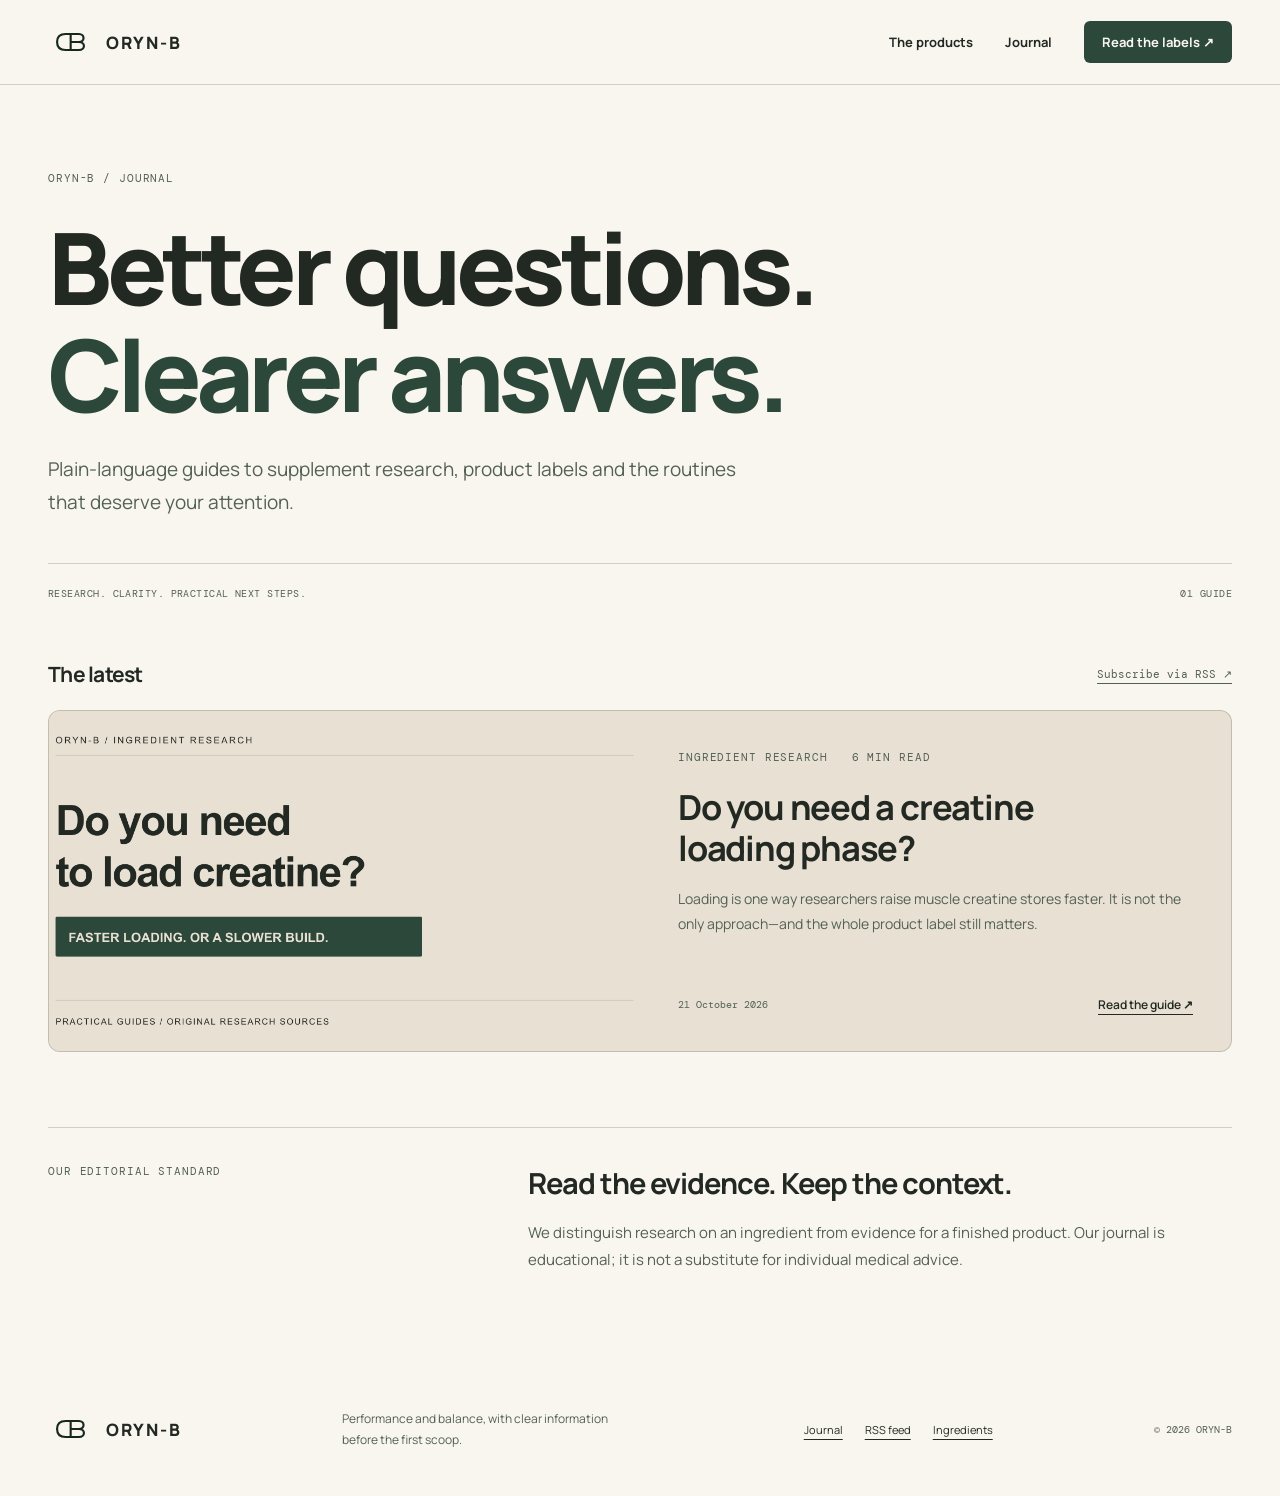
<file: blog/index.html>
<!doctype html>
<html lang="en" data-theme="oryn"><head><meta charset="utf-8"><meta name="viewport" content="width=device-width,initial-scale=1"><meta name="theme-color" content="#2C483A"><title>Training &amp; Supplement Guides | ORYN-B Journal</title><meta name="description" content="Plain-language guides to supplement research, product labels and the routines that deserve your attention."><meta name="robots" content="index,follow"><link rel="canonical" href="https://orynb.com/blog/"><link rel="icon" href="/assets/blog/oryn-mark.svg"><link rel="alternate" type="application/rss+xml" title="ORYN-B Journal" href="/blog/feed.xml"><meta property="og:type" content="website"><meta property="og:site_name" content="ORYN-B"><meta property="og:title" content="Training &amp; Supplement Guides | ORYN-B Journal"><meta property="og:description" content="Plain-language guides to supplement research, product labels and the routines that deserve your attention."><meta property="og:url" content="https://orynb.com/blog/"><meta property="og:image" content="https://orynb.com/assets/blog/creatine-loading.png"><meta property="og:image:alt" content="An educational comparison of faster creatine loading and a more gradual daily approach, with a reminder to read the complete product label"><meta name="twitter:card" content="summary_large_image"><link rel="preconnect" href="https://fonts.googleapis.com"><link rel="preconnect" href="https://fonts.gstatic.com" crossorigin><link href="https://fonts.googleapis.com/css2?family=DM+Mono:wght@400;500&family=Manrope:wght@400;500;600;700;800&display=swap" rel="stylesheet"><link rel="stylesheet" href="/assets/blog.css"><script type="application/ld+json">{"@context":"https://schema.org","@type":"Blog","name":"ORYN-B Journal","url":"https://orynb.com/blog/","publisher":{"@type":"Organization","name":"ORYN-B"},"blogPost":[{"@type":"BlogPosting","headline":"Do you need a creatine loading phase?","url":"https://orynb.com/blog/posts/do-you-need-a-creatine-loading-phase/","datePublished":"2026-10-21"}]}</script></head><body><a class="skip" href="#main">Skip to content</a><header class="masthead"><div class="shell masthead-inner"><a class="brand" aria-label="ORYN-B homepage" href="/"><img src="/assets/blog/oryn-mark.svg" width="48" height="34" alt=""><span class="oryn-wordmark">ORYN-B</span></a><nav aria-label="Main navigation"><a href="/#products">The products</a><a href="/blog/" aria-current="location">Journal</a><a class="nav-cta" href="/#ingredients">Read the labels <span aria-hidden="true">↗</span></a></nav></div></header><main id="main"><div class="shell"><header class="index-header"><div class="eyebrow">ORYN-B / Journal</div><h1>Better questions.<br><em>Clearer answers.</em></h1><p class="deck">Plain-language guides to supplement research, product labels and the routines that deserve your attention.</p><div class="index-meta"><span>RESEARCH. CLARITY. PRACTICAL NEXT STEPS.</span><span>01 GUIDE</span></div></header><section aria-labelledby="latest"><div class="section-label"><h2 id="latest">The latest</h2><a href="/blog/feed.xml">Subscribe via RSS ↗</a></div><article class="post-card featured"><a class="post-image" href="/blog/posts/do-you-need-a-creatine-loading-phase/" tabindex="-1" aria-hidden="true"><img src="/assets/blog/creatine-loading.png" width="1200" height="630" alt="" fetchpriority="high"></a><div class="post-info"><div class="eyebrow">Ingredient research <span>6 MIN READ</span></div><h2><a href="/blog/posts/do-you-need-a-creatine-loading-phase/">Do you need a creatine loading phase?</a></h2><p>Loading is one way researchers raise muscle creatine stores faster. It is not the only approach—and the whole product label still matters.</p><div class="card-bottom"><time datetime="2026-10-21">21 October 2026</time><a class="text-link" href="/blog/posts/do-you-need-a-creatine-loading-phase/" aria-label="Read Do you need a creatine loading phase?">Read the guide <span aria-hidden="true">↗</span></a></div></div></article></section><section class="editorial-strip"><span class="eyebrow">OUR EDITORIAL STANDARD</span><h2>Read the evidence. Keep the context.</h2><p>We distinguish research on an ingredient from evidence for a finished product. Our journal is educational; it is not a substitute for individual medical advice.</p></section></div></main><footer class="site-footer"><div class="shell footer-inner"><a class="brand" href="/" aria-label="ORYN-B homepage"><img src="/assets/blog/oryn-mark.svg" width="48" height="34" alt=""><span class="oryn-wordmark">ORYN-B</span></a><p>Performance and balance, with clear information before the first scoop.</p><nav aria-label="Footer navigation"><a href="/blog/">Journal</a><a href="/blog/feed.xml">RSS feed</a><a href="/#ingredients">Ingredients</a></nav><small>© 2026 ORYN-B</small></div></footer></body></html>
</file>
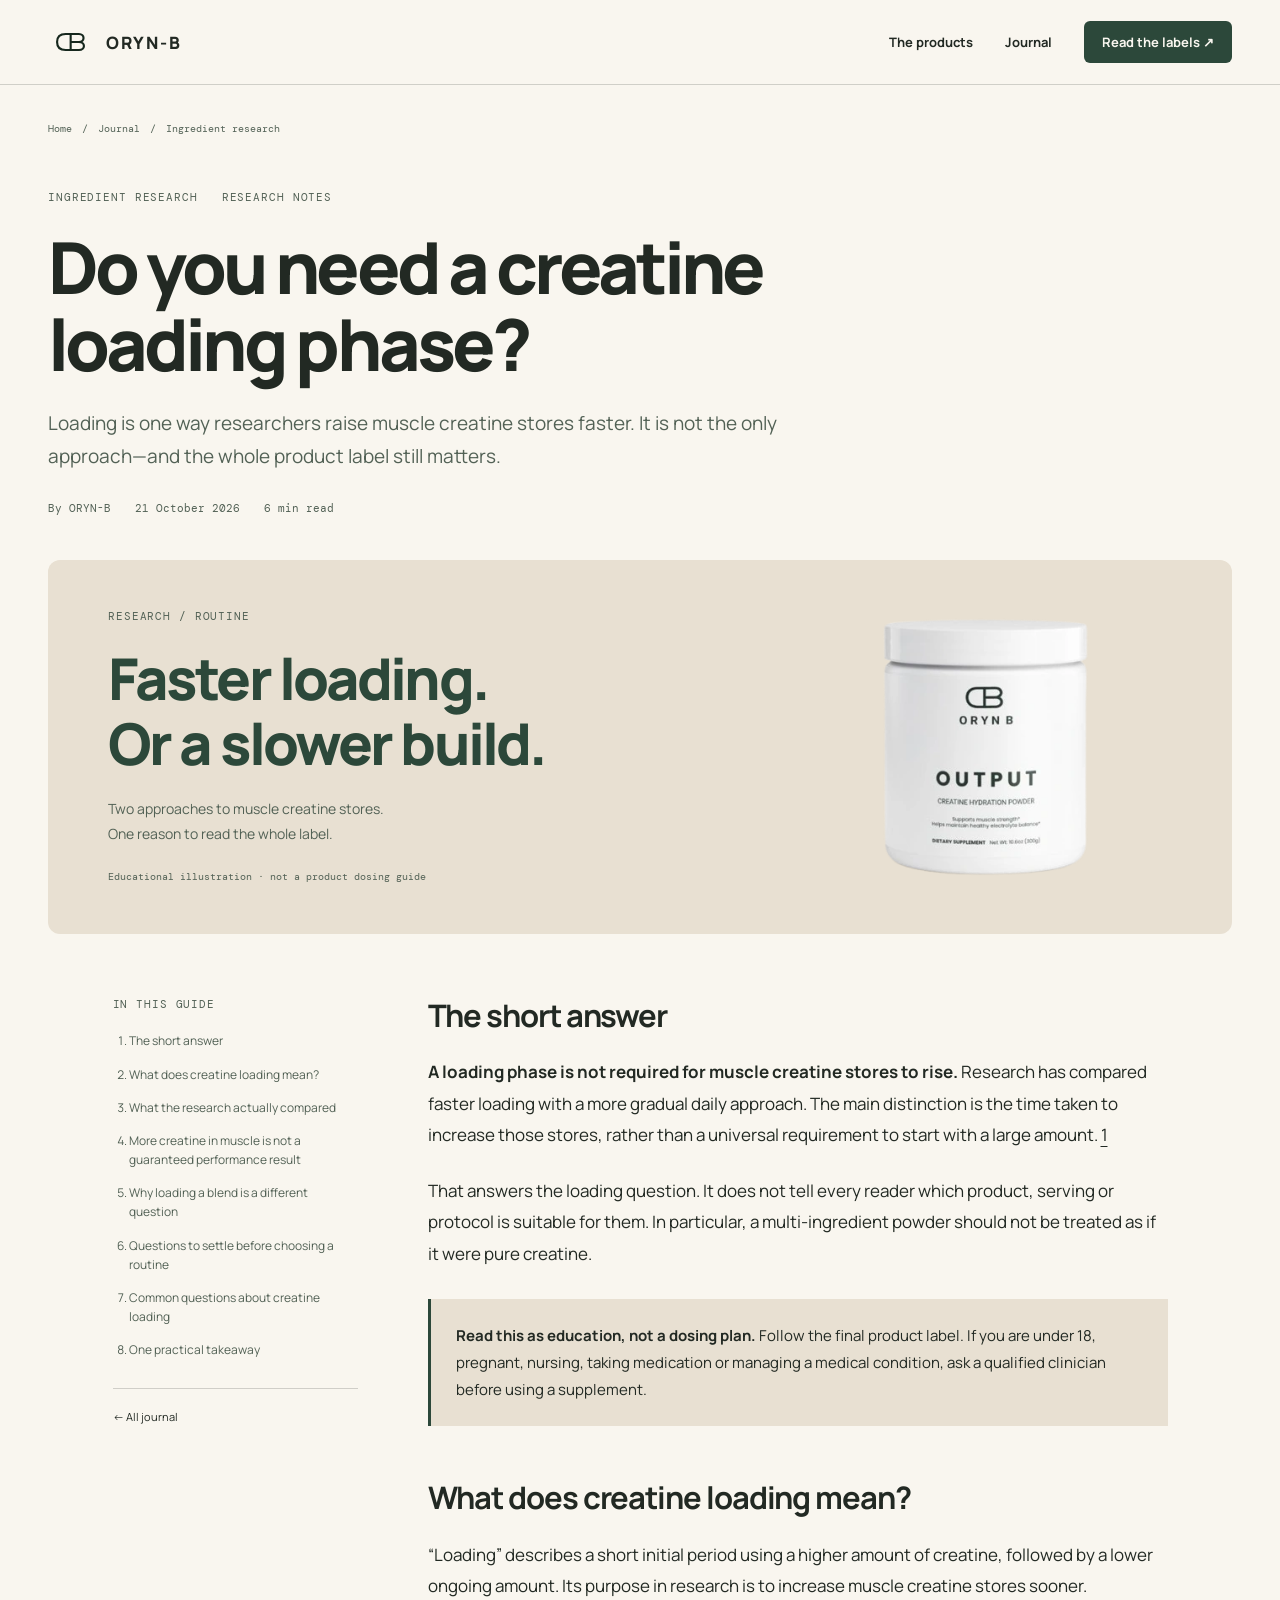
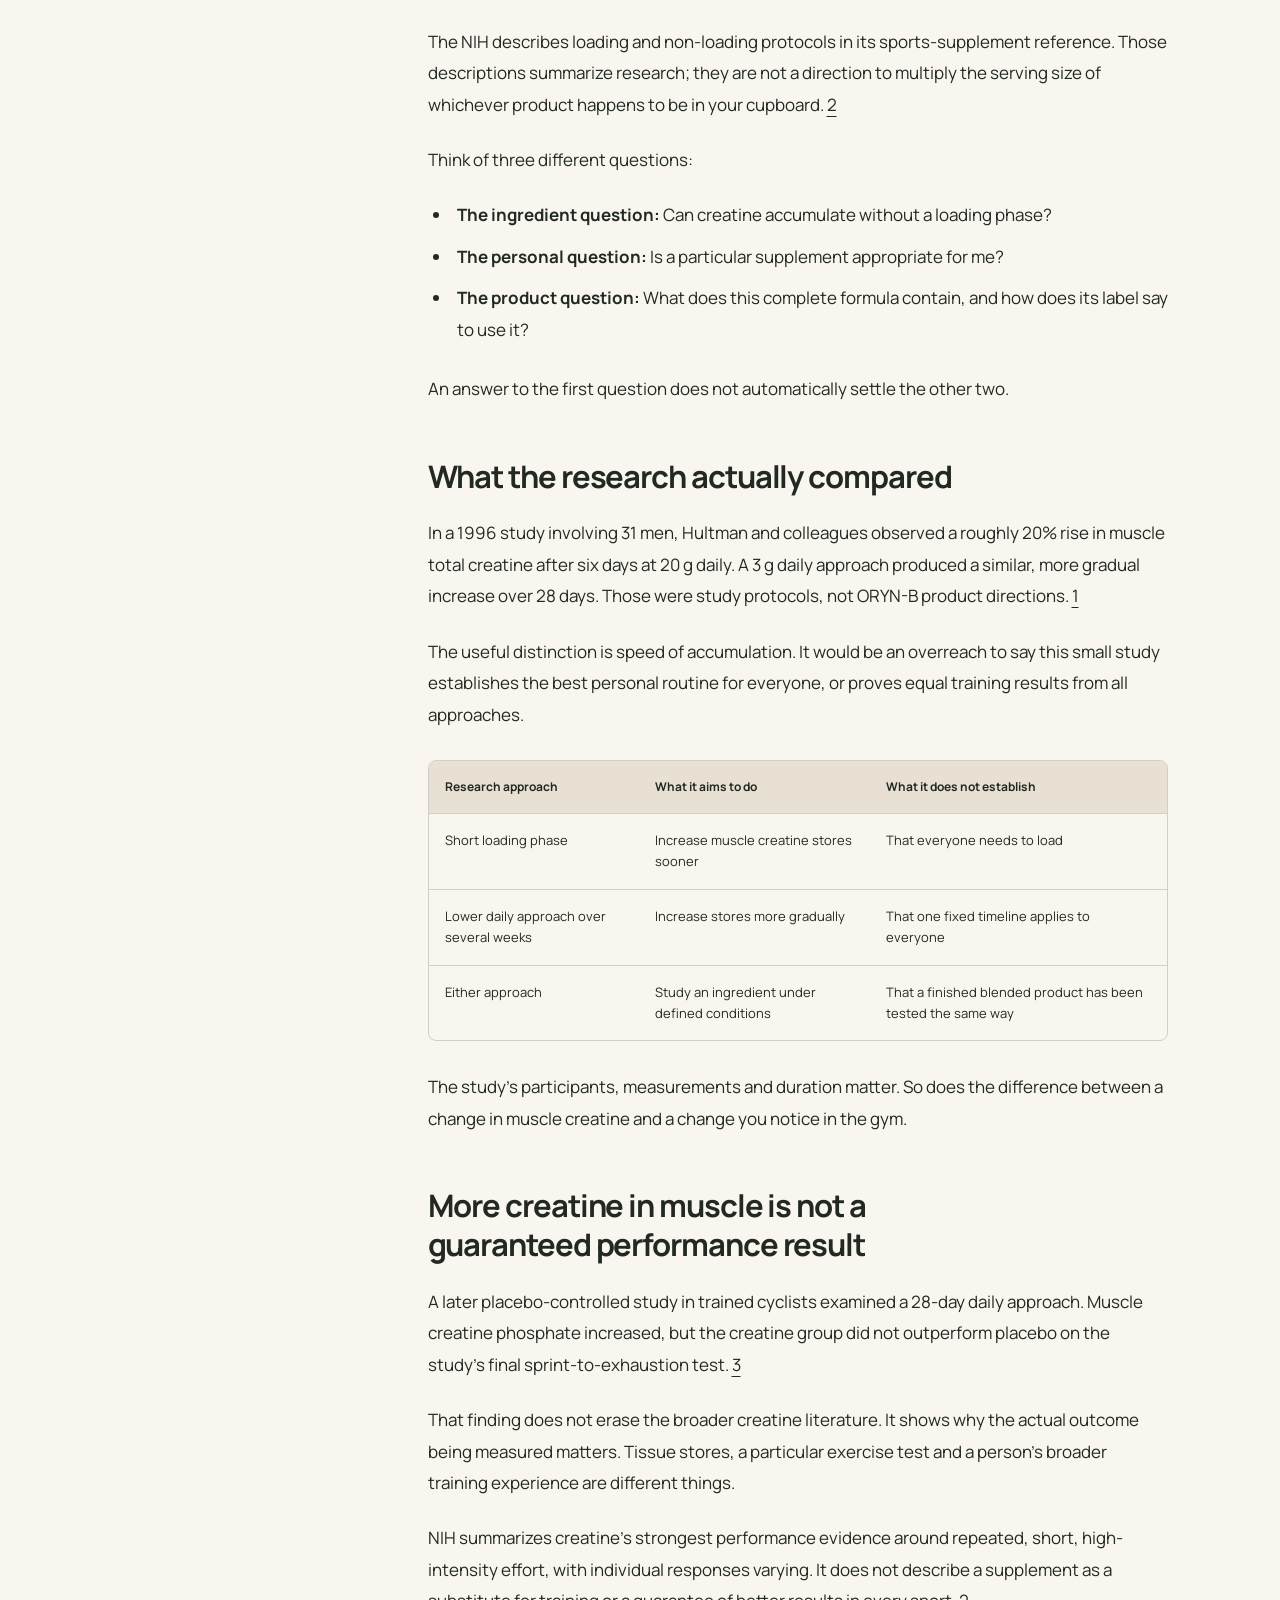
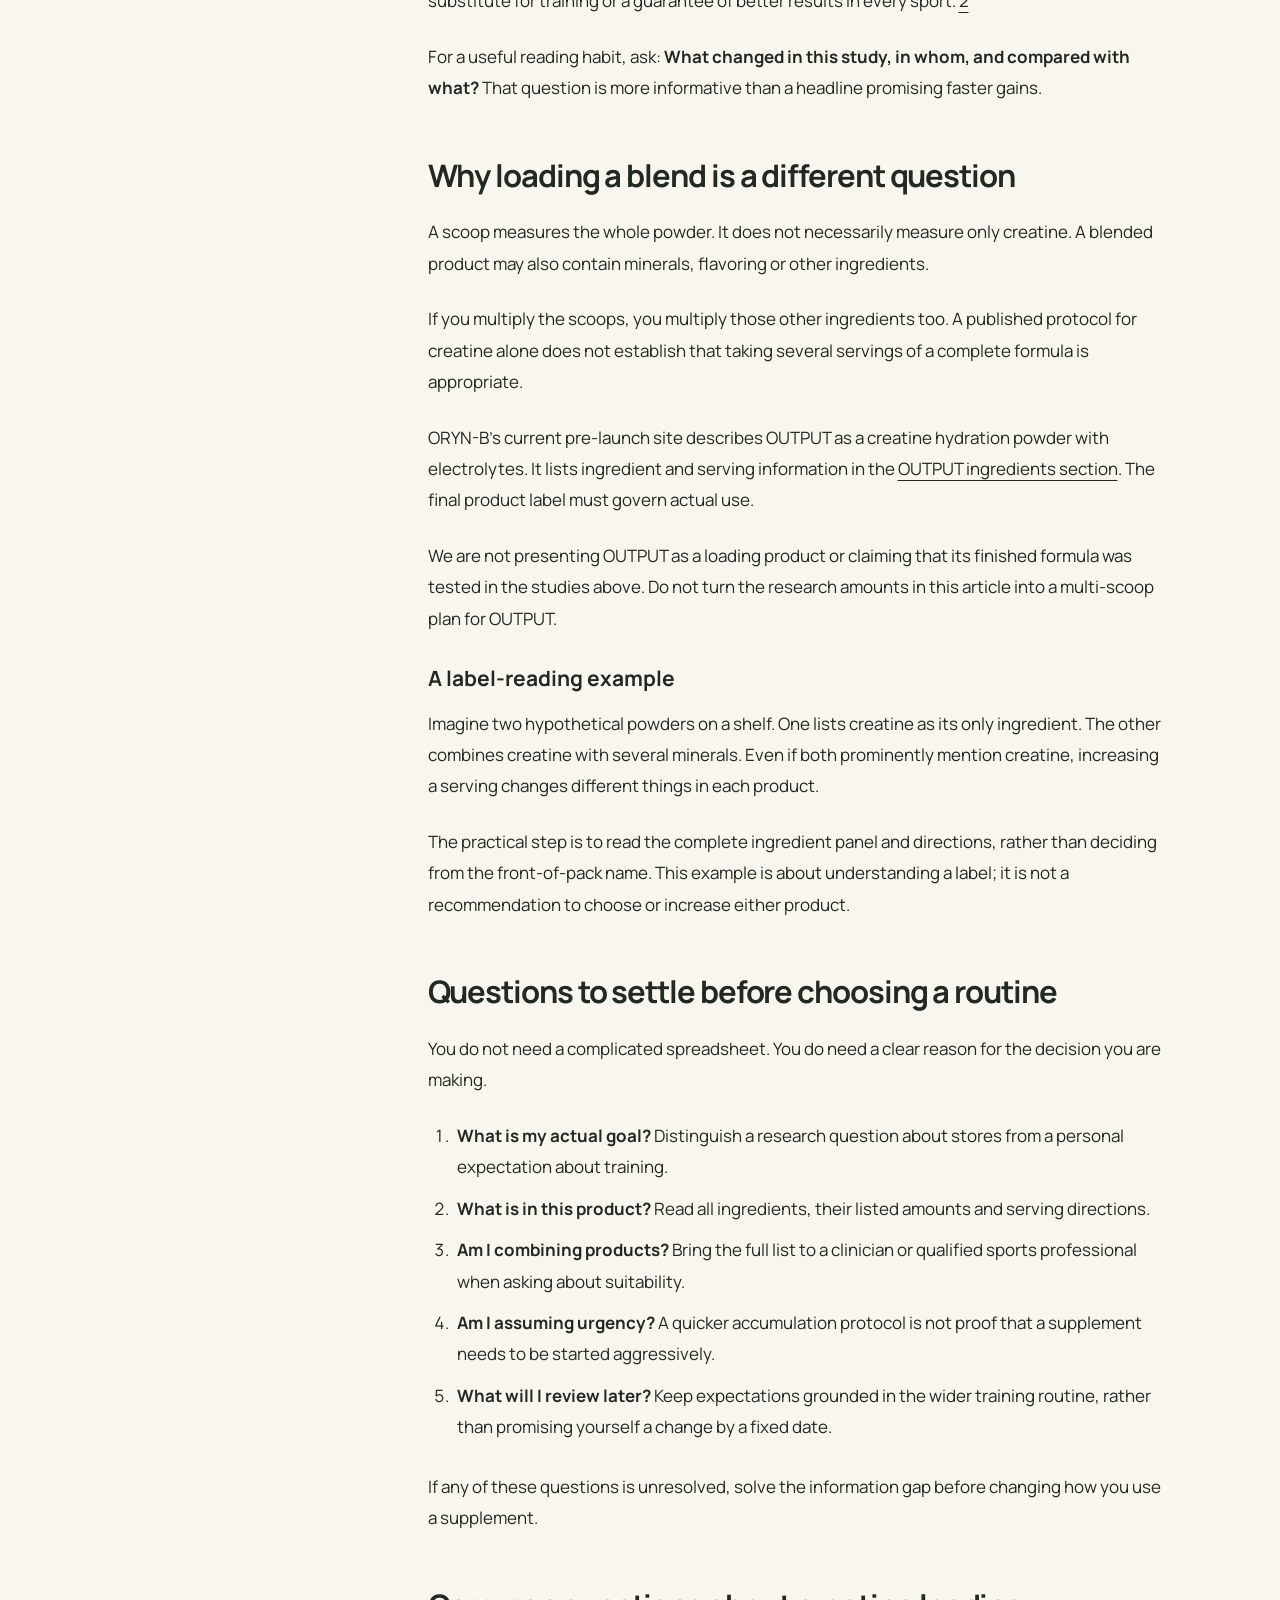
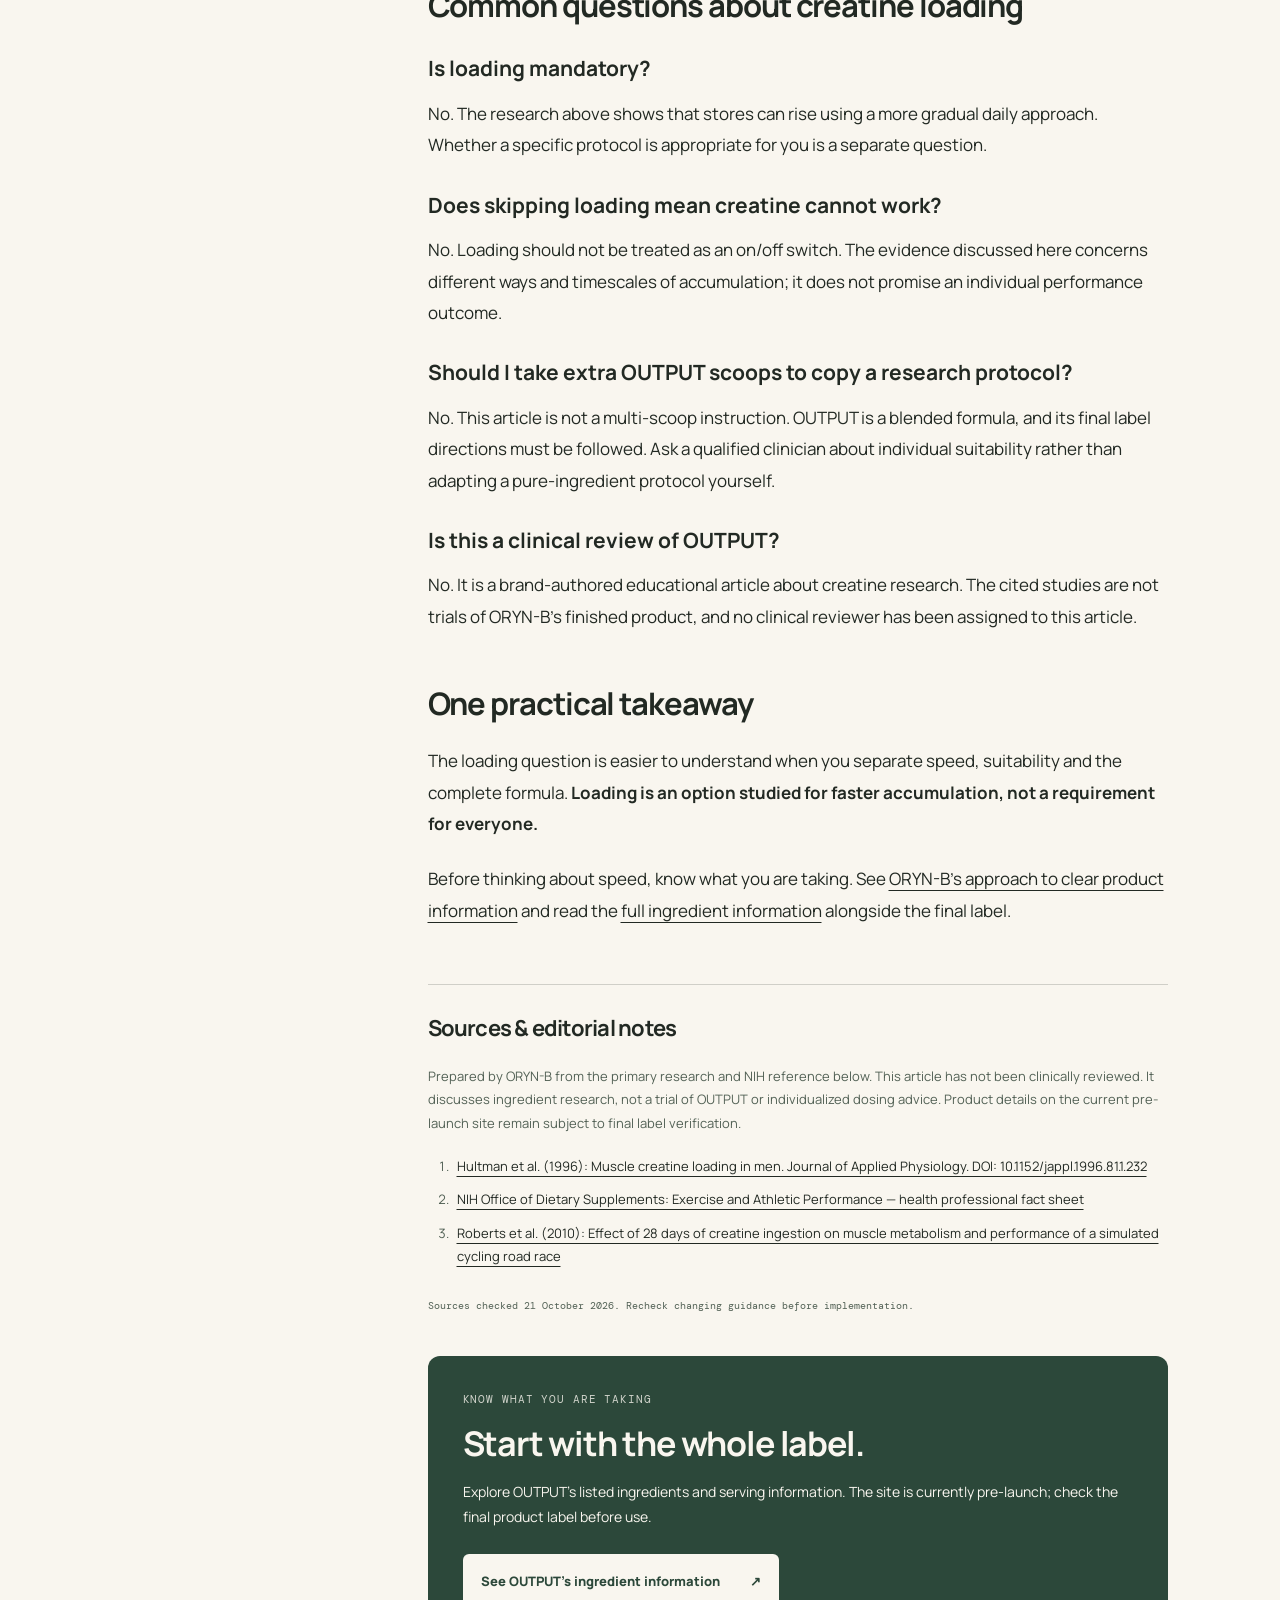
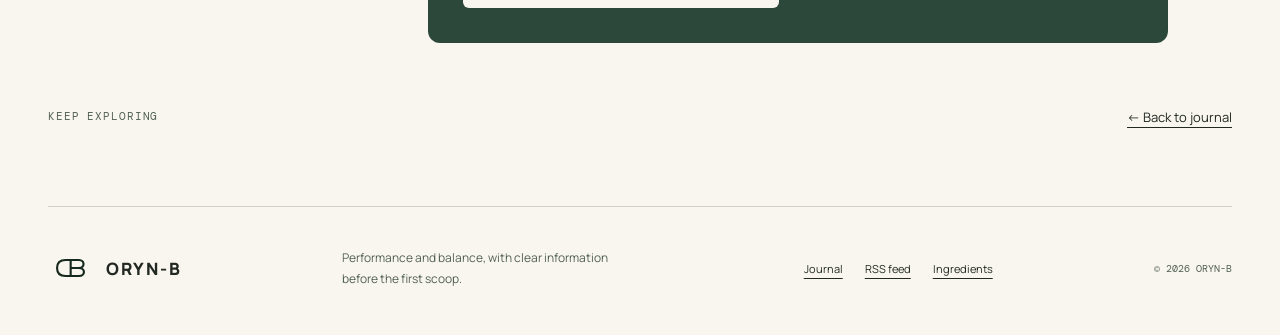
<file: blog/posts/do-you-need-a-creatine-loading-phase/index.html>
<!doctype html>
<html lang="en" data-theme="oryn"><head><meta charset="utf-8"><meta name="viewport" content="width=device-width,initial-scale=1"><meta name="theme-color" content="#2C483A"><title>Do You Need a Creatine Loading Phase? | ORYN-B</title><meta name="description" content="Learn what creatine loading does, how it compares with a slower daily approach, and why a blended product should not be treated like pure creatine."><meta name="robots" content="index,follow"><link rel="canonical" href="https://orynb.com/blog/posts/do-you-need-a-creatine-loading-phase/"><link rel="icon" href="/assets/blog/oryn-mark.svg"><link rel="alternate" type="application/rss+xml" title="ORYN-B Journal" href="/blog/feed.xml"><meta property="og:type" content="article"><meta property="og:site_name" content="ORYN-B"><meta property="og:title" content="Do You Need a Creatine Loading Phase? | ORYN-B"><meta property="og:description" content="Learn what creatine loading does, how it compares with a slower daily approach, and why a blended product should not be treated like pure creatine."><meta property="og:url" content="https://orynb.com/blog/posts/do-you-need-a-creatine-loading-phase/"><meta property="og:image" content="https://orynb.com/assets/blog/creatine-loading.png"><meta property="og:image:alt" content="An educational comparison of faster creatine loading and a more gradual daily approach, with a reminder to read the complete product label"><meta name="twitter:card" content="summary_large_image"><link rel="preconnect" href="https://fonts.googleapis.com"><link rel="preconnect" href="https://fonts.gstatic.com" crossorigin><link href="https://fonts.googleapis.com/css2?family=DM+Mono:wght@400;500&family=Manrope:wght@400;500;600;700;800&display=swap" rel="stylesheet"><link rel="stylesheet" href="/assets/blog.css"><script type="application/ld+json">{"@context":"https://schema.org","@type":"BlogPosting","headline":"Do you need a creatine loading phase?","description":"Learn what creatine loading does, how it compares with a slower daily approach, and why a blended product should not be treated like pure creatine.","datePublished":"2026-10-21","author":{"@type":"Organization","name":"ORYN-B","url":"https://orynb.com/"},"publisher":{"@type":"Organization","name":"ORYN-B","url":"https://orynb.com/"},"image":["https://orynb.com/assets/blog/creatine-loading.png"],"mainEntityOfPage":"https://orynb.com/blog/posts/do-you-need-a-creatine-loading-phase/","inLanguage":"en","articleSection":"Ingredient research"}</script></head><body><a class="skip" href="#main">Skip to content</a><header class="masthead"><div class="shell masthead-inner"><a class="brand" aria-label="ORYN-B homepage" href="/"><img src="/assets/blog/oryn-mark.svg" width="48" height="34" alt=""><span class="oryn-wordmark">ORYN-B</span></a><nav aria-label="Main navigation"><a href="/#products">The products</a><a href="/blog/" aria-current="location">Journal</a><a class="nav-cta" href="/#ingredients">Read the labels <span aria-hidden="true">↗</span></a></nav></div></header><main id="main"><div class="shell"><nav class="breadcrumbs" aria-label="Breadcrumb"><a href="/">Home</a><span aria-hidden="true">/</span><a href="/blog/">Journal</a><span aria-hidden="true">/</span><span>Ingredient research</span></nav><header class="article-header"><div class="eyebrow">Ingredient research <span>RESEARCH NOTES</span></div><h1>Do you need a creatine loading phase?</h1><p class="deck">Loading is one way researchers raise muscle creatine stores faster. It is not the only approach—and the whole product label still matters.</p><div class="byline"><span>By ORYN-B</span><time datetime="2026-10-21">21 October 2026</time><span>6 min read</span></div></header><figure class="loading-figure"><div><span class="eyebrow">RESEARCH / ROUTINE</span><p class="figure-title">Faster loading.<br>Or a slower build.</p><p>Two approaches to muscle creatine stores.<br>One reason to read the whole label.</p><span class="figure-note">Educational illustration · not a product dosing guide</span></div><img src="/assets/blog/output-original.webp" width="380" height="480" alt="Original ORYN-B OUTPUT product artwork, shown for brand context, not as evidence for a loading protocol"></figure><div class="reading-layout"><aside class="toc"><nav aria-label="On this page"><p class="eyebrow">IN THIS GUIDE</p><ol><li><a href="#the-short-answer">The short answer</a></li><li><a href="#what-does-creatine-loading-mean">What does creatine loading mean?</a></li><li><a href="#what-the-research-actually-compared">What the research actually compared</a></li><li><a href="#more-creatine-in-muscle-is-not-a-guaranteed-performance-result">More creatine in muscle is not a guaranteed performance result</a></li><li><a href="#why-loading-a-blend-is-a-different-question">Why loading a blend is a different question</a></li><li><a href="#questions-to-settle-before-choosing-a-routine">Questions to settle before choosing a routine</a></li><li><a href="#common-questions-about-creatine-loading">Common questions about creatine loading</a></li><li><a href="#one-practical-takeaway">One practical takeaway</a></li></ol><a class="toc-back" href="/blog/">← All journal</a></nav></aside><article class="prose"><h2 id="the-short-answer">The short answer</h2>
<p><strong>A loading phase is not required for muscle creatine stores to rise.</strong> Research has compared faster loading with a more gradual daily approach. The main distinction is the time taken to increase those stores, rather than a universal requirement to start with a large amount. <a href="#source-1">1</a></p>
<p>That answers the loading question. It does not tell every reader which product, serving or protocol is suitable for them. In particular, a multi-ingredient powder should not be treated as if it were pure creatine.</p>
<aside class="note"><p><strong>Read this as education, not a dosing plan.</strong> Follow the final product label. If you are under 18, pregnant, nursing, taking medication or managing a medical condition, ask a qualified clinician before using a supplement.</p></aside>
<h2 id="what-does-creatine-loading-mean">What does creatine loading mean?</h2>
<p>“Loading” describes a short initial period using a higher amount of creatine, followed by a lower ongoing amount. Its purpose in research is to increase muscle creatine stores sooner.</p>
<p>The NIH describes loading and non-loading protocols in its sports-supplement reference. Those descriptions summarize research; they are not a direction to multiply the serving size of whichever product happens to be in your cupboard. <a href="#source-2">2</a></p>
<p>Think of three different questions:</p>
<ul><li><strong>The ingredient question:</strong> Can creatine accumulate without a loading phase?</li><li><strong>The personal question:</strong> Is a particular supplement appropriate for me?</li><li><strong>The product question:</strong> What does this complete formula contain, and how does its label say to use it?</li></ul>
<p>An answer to the first question does not automatically settle the other two.</p>
<h2 id="what-the-research-actually-compared">What the research actually compared</h2>
<p>In a 1996 study involving 31 men, Hultman and colleagues observed a roughly 20% rise in muscle total creatine after six days at 20 g daily. A 3 g daily approach produced a similar, more gradual increase over 28 days. Those were study protocols, not ORYN-B product directions. <a href="#source-1">1</a></p>
<p>The useful distinction is speed of accumulation. It would be an overreach to say this small study establishes the best personal routine for everyone, or proves equal training results from all approaches.</p>
<div class="table-scroll" role="region" aria-label="Comparison table" tabindex="0"><table><thead><tr><th scope="col">Research approach</th><th scope="col">What it aims to do</th><th scope="col">What it does not establish</th></tr></thead><tbody><tr><td>Short loading phase</td><td>Increase muscle creatine stores sooner</td><td>That everyone needs to load</td></tr><tr><td>Lower daily approach over several weeks</td><td>Increase stores more gradually</td><td>That one fixed timeline applies to everyone</td></tr><tr><td>Either approach</td><td>Study an ingredient under defined conditions</td><td>That a finished blended product has been tested the same way</td></tr></tbody></table></div>
<p>The study&#39;s participants, measurements and duration matter. So does the difference between a change in muscle creatine and a change you notice in the gym.</p>
<h2 id="more-creatine-in-muscle-is-not-a-guaranteed-performance-result">More creatine in muscle is not a guaranteed performance result</h2>
<p>A later placebo-controlled study in trained cyclists examined a 28-day daily approach. Muscle creatine phosphate increased, but the creatine group did not outperform placebo on the study&#39;s final sprint-to-exhaustion test. <a href="#source-3">3</a></p>
<p>That finding does not erase the broader creatine literature. It shows why the actual outcome being measured matters. Tissue stores, a particular exercise test and a person&#39;s broader training experience are different things.</p>
<p>NIH summarizes creatine&#39;s strongest performance evidence around repeated, short, high-intensity effort, with individual responses varying. It does not describe a supplement as a substitute for training or a guarantee of better results in every sport. <a href="#source-2">2</a></p>
<p>For a useful reading habit, ask: <strong>What changed in this study, in whom, and compared with what?</strong> That question is more informative than a headline promising faster gains.</p>
<h2 id="why-loading-a-blend-is-a-different-question">Why loading a blend is a different question</h2>
<p>A scoop measures the whole powder. It does not necessarily measure only creatine. A blended product may also contain minerals, flavoring or other ingredients.</p>
<p>If you multiply the scoops, you multiply those other ingredients too. A published protocol for creatine alone does not establish that taking several servings of a complete formula is appropriate.</p>
<p>ORYN-B&#39;s current pre-launch site describes OUTPUT as a creatine hydration powder with electrolytes. It lists ingredient and serving information in the <a href="/#ingredients-output">OUTPUT ingredients section</a>. The final product label must govern actual use.</p>
<p>We are not presenting OUTPUT as a loading product or claiming that its finished formula was tested in the studies above. Do not turn the research amounts in this article into a multi-scoop plan for OUTPUT.</p>
<h3 id="a-label-reading-example">A label-reading example</h3>
<p>Imagine two hypothetical powders on a shelf. One lists creatine as its only ingredient. The other combines creatine with several minerals. Even if both prominently mention creatine, increasing a serving changes different things in each product.</p>
<p>The practical step is to read the complete ingredient panel and directions, rather than deciding from the front-of-pack name. This example is about understanding a label; it is not a recommendation to choose or increase either product.</p>
<h2 id="questions-to-settle-before-choosing-a-routine">Questions to settle before choosing a routine</h2>
<p>You do not need a complicated spreadsheet. You do need a clear reason for the decision you are making.</p>
<ol><li><strong>What is my actual goal?</strong> Distinguish a research question about stores from a personal expectation about training.</li><li><strong>What is in this product?</strong> Read all ingredients, their listed amounts and serving directions.</li><li><strong>Am I combining products?</strong> Bring the full list to a clinician or qualified sports professional when asking about suitability.</li><li><strong>Am I assuming urgency?</strong> A quicker accumulation protocol is not proof that a supplement needs to be started aggressively.</li><li><strong>What will I review later?</strong> Keep expectations grounded in the wider training routine, rather than promising yourself a change by a fixed date.</li></ol>
<p>If any of these questions is unresolved, solve the information gap before changing how you use a supplement.</p>
<h2 id="common-questions-about-creatine-loading">Common questions about creatine loading</h2>
<h3 id="is-loading-mandatory">Is loading mandatory?</h3>
<p>No. The research above shows that stores can rise using a more gradual daily approach. Whether a specific protocol is appropriate for you is a separate question.</p>
<h3 id="does-skipping-loading-mean-creatine-cannot-work">Does skipping loading mean creatine cannot work?</h3>
<p>No. Loading should not be treated as an on/off switch. The evidence discussed here concerns different ways and timescales of accumulation; it does not promise an individual performance outcome.</p>
<h3 id="should-i-take-extra-output-scoops-to-copy-a-research-protocol">Should I take extra OUTPUT scoops to copy a research protocol?</h3>
<p>No. This article is not a multi-scoop instruction. OUTPUT is a blended formula, and its final label directions must be followed. Ask a qualified clinician about individual suitability rather than adapting a pure-ingredient protocol yourself.</p>
<h3 id="is-this-a-clinical-review-of-output">Is this a clinical review of OUTPUT?</h3>
<p>No. It is a brand-authored educational article about creatine research. The cited studies are not trials of ORYN-B&#39;s finished product, and no clinical reviewer has been assigned to this article.</p>
<h2 id="one-practical-takeaway">One practical takeaway</h2>
<p>The loading question is easier to understand when you separate speed, suitability and the complete formula. <strong>Loading is an option studied for faster accumulation, not a requirement for everyone.</strong></p>
<p>Before thinking about speed, know what you are taking. See <a href="/#standard">ORYN-B&#39;s approach to clear product information</a> and read the <a href="/#ingredients">full ingredient information</a> alongside the final label.</p><section class="sources" aria-labelledby="sources"><h2 id="sources">Sources &amp; editorial notes</h2><p>Prepared by ORYN-B from the primary research and NIH reference below. This article has not been clinically reviewed. It discusses ingredient research, not a trial of OUTPUT or individualized dosing advice. Product details on the current pre-launch site remain subject to final label verification.</p><ol><li id="source-1"><a href="https://pubmed.ncbi.nlm.nih.gov/8828669/">Hultman et al. (1996): Muscle creatine loading in men. Journal of Applied Physiology. DOI: 10.1152/jappl.1996.81.1.232</a></li><li id="source-2"><a href="https://ods.od.nih.gov/factsheets/ExerciseAndAthleticPerformance-HealthProfessional/">NIH Office of Dietary Supplements: Exercise and Athletic Performance — health professional fact sheet</a></li><li id="source-3"><a href="https://pmc.ncbi.nlm.nih.gov/articles/PMC2909923/">Roberts et al. (2010): Effect of 28 days of creatine ingestion on muscle metabolism and performance of a simulated cycling road race</a></li></ol><p class="source-date">Sources checked 21 October 2026. Recheck changing guidance before implementation.</p></section><section class="article-cta"><span class="eyebrow">KNOW WHAT YOU ARE TAKING</span><h2>Start with the whole label.</h2><p>Explore OUTPUT&#39;s listed ingredients and serving information. The site is currently pre-launch; check the final product label before use.</p><a class="button" href="/#ingredients-output">See OUTPUT&#39;s ingredient information <span aria-hidden="true">↗</span></a></section></article></div><div class="article-end"><span class="eyebrow">KEEP EXPLORING</span><a href="/blog/">← Back to journal</a></div></div></main><footer class="site-footer"><div class="shell footer-inner"><a class="brand" href="/" aria-label="ORYN-B homepage"><img src="/assets/blog/oryn-mark.svg" width="48" height="34" alt=""><span class="oryn-wordmark">ORYN-B</span></a><p>Performance and balance, with clear information before the first scoop.</p><nav aria-label="Footer navigation"><a href="/blog/">Journal</a><a href="/blog/feed.xml">RSS feed</a><a href="/#ingredients">Ingredients</a></nav><small>© 2026 ORYN-B</small></div></footer></body></html>
</file>
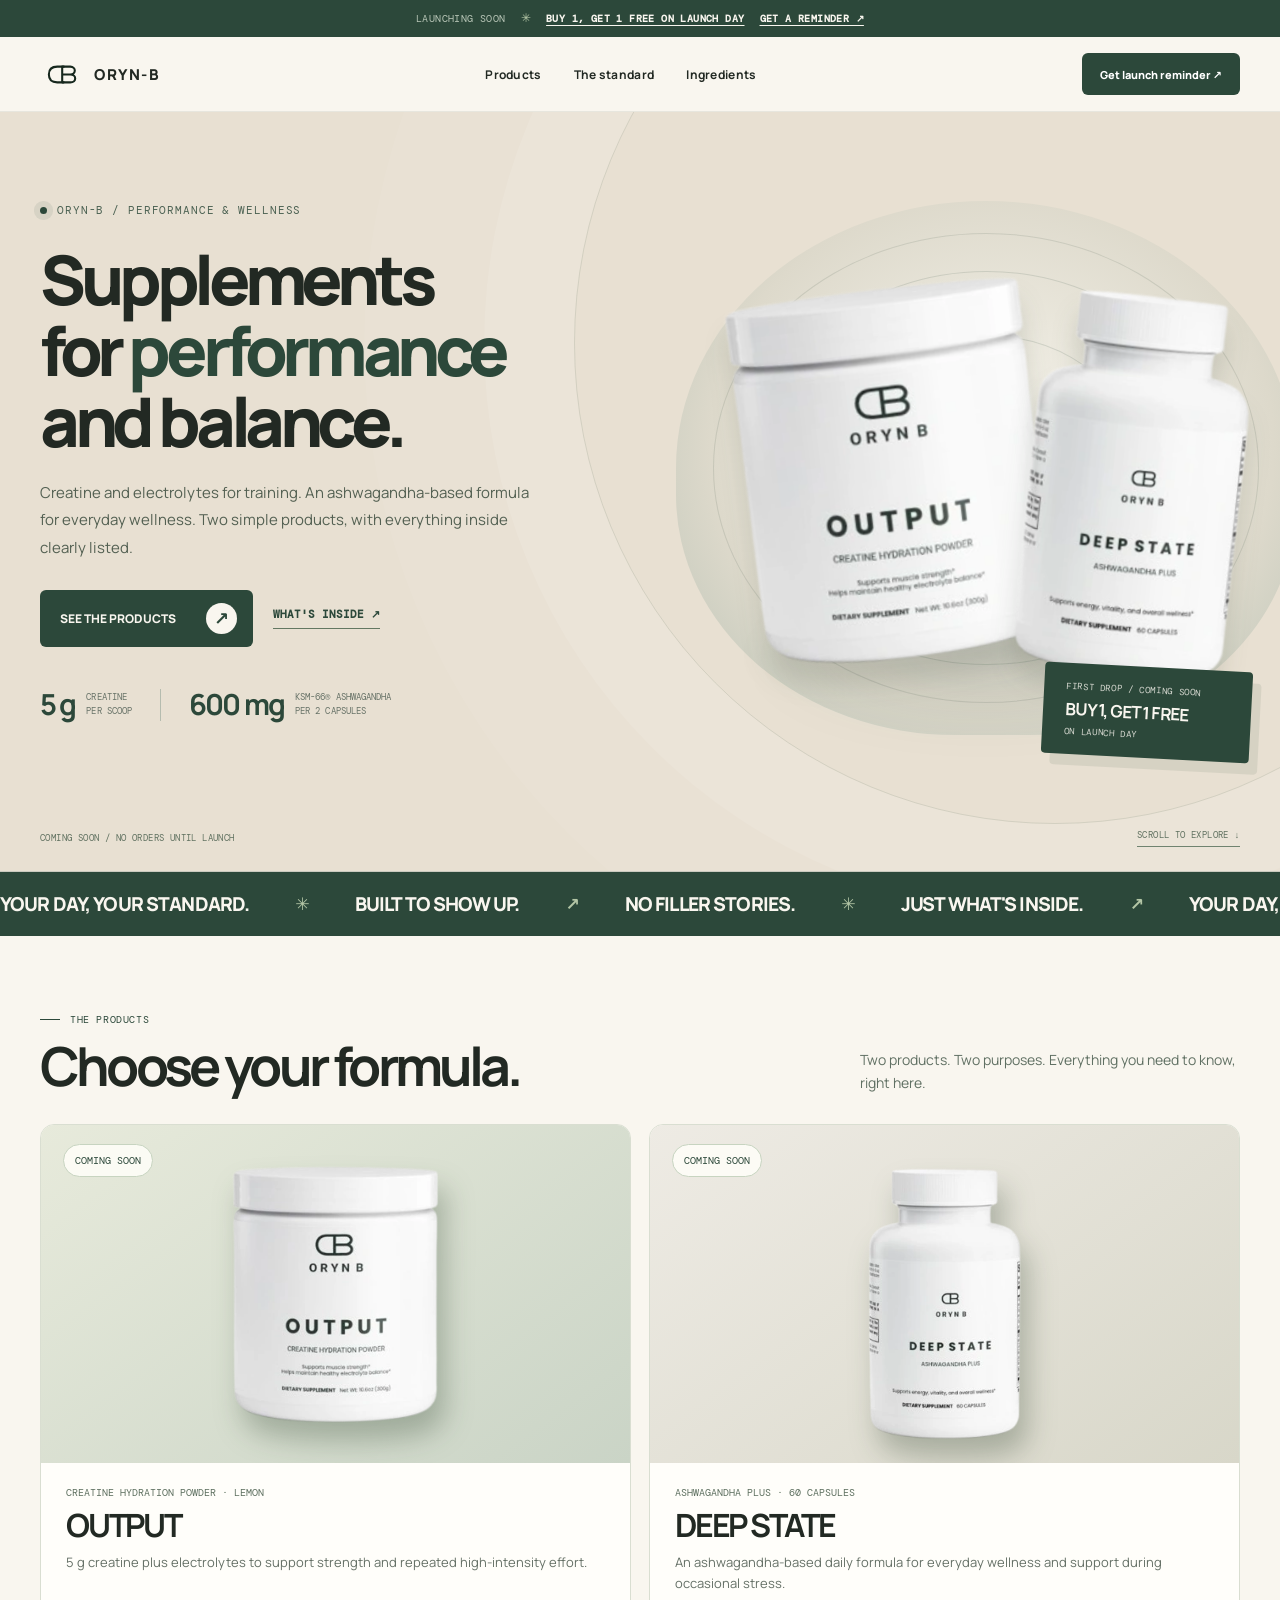
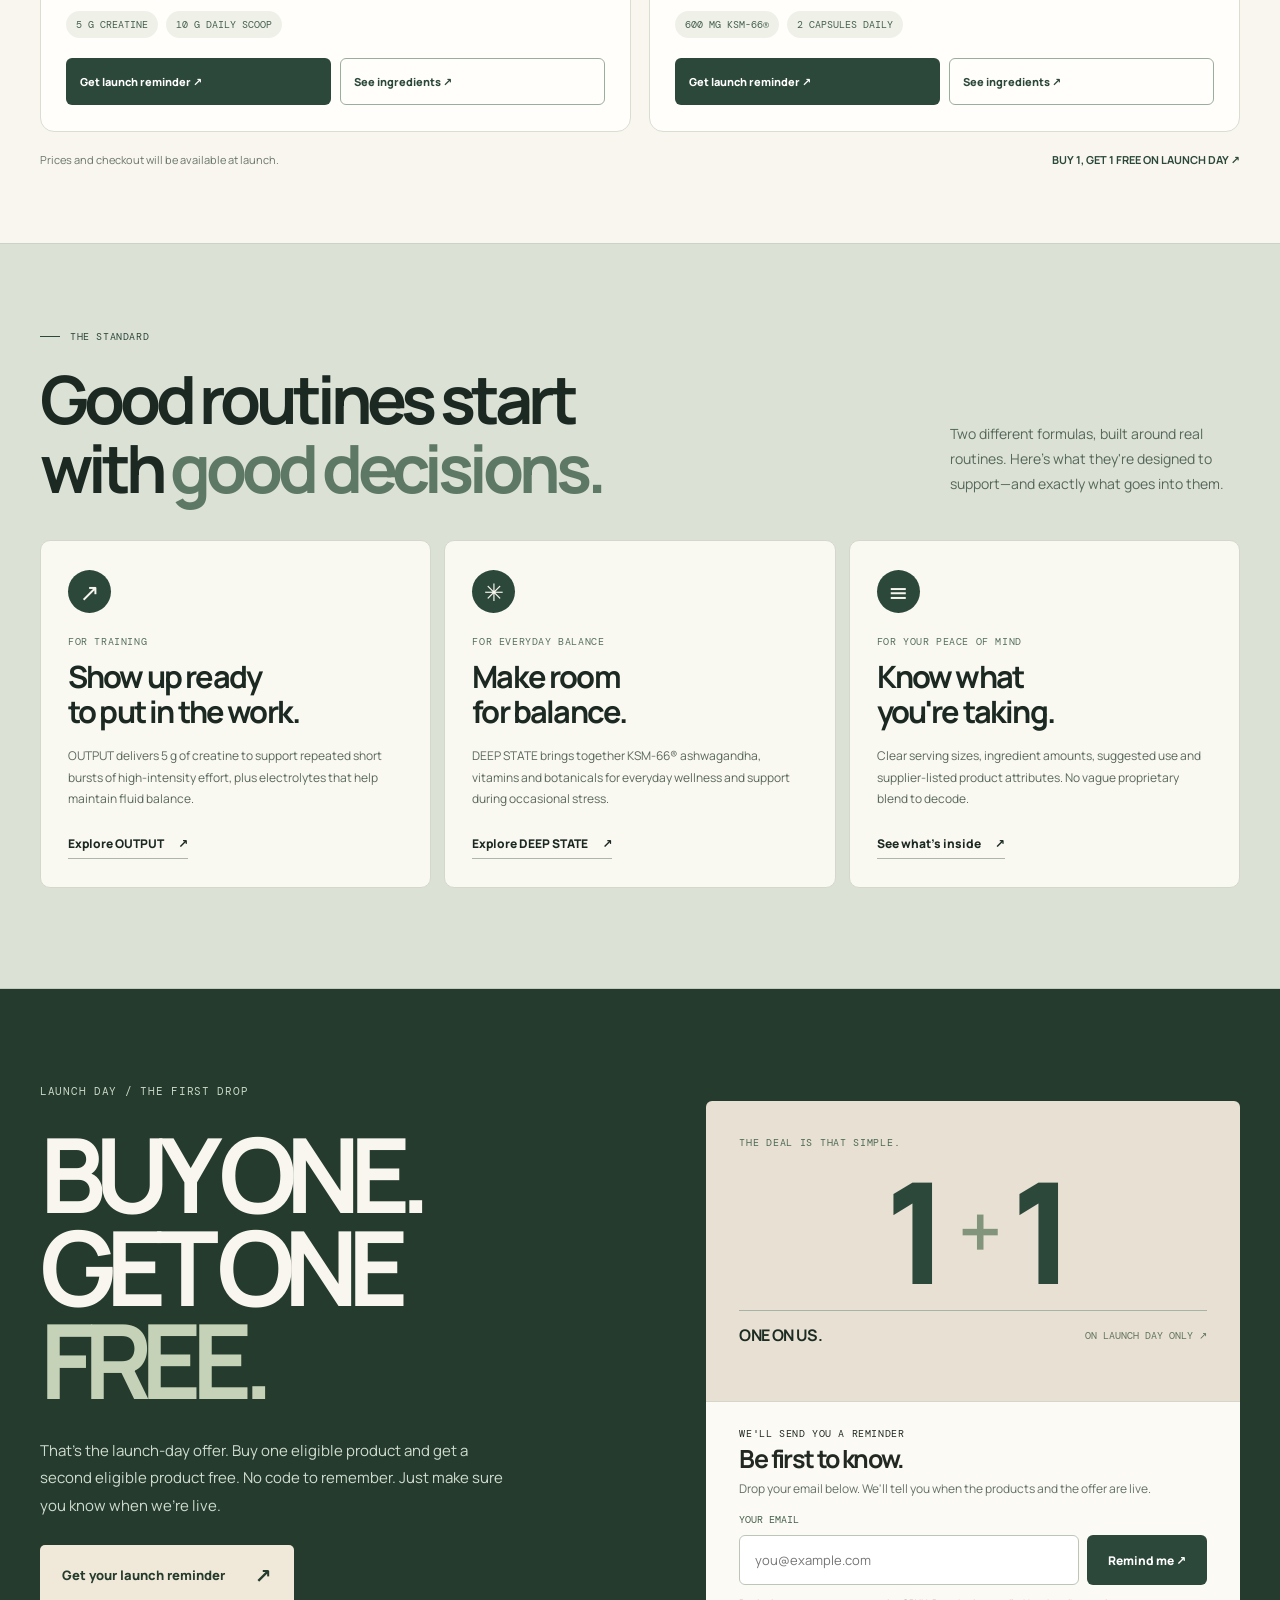
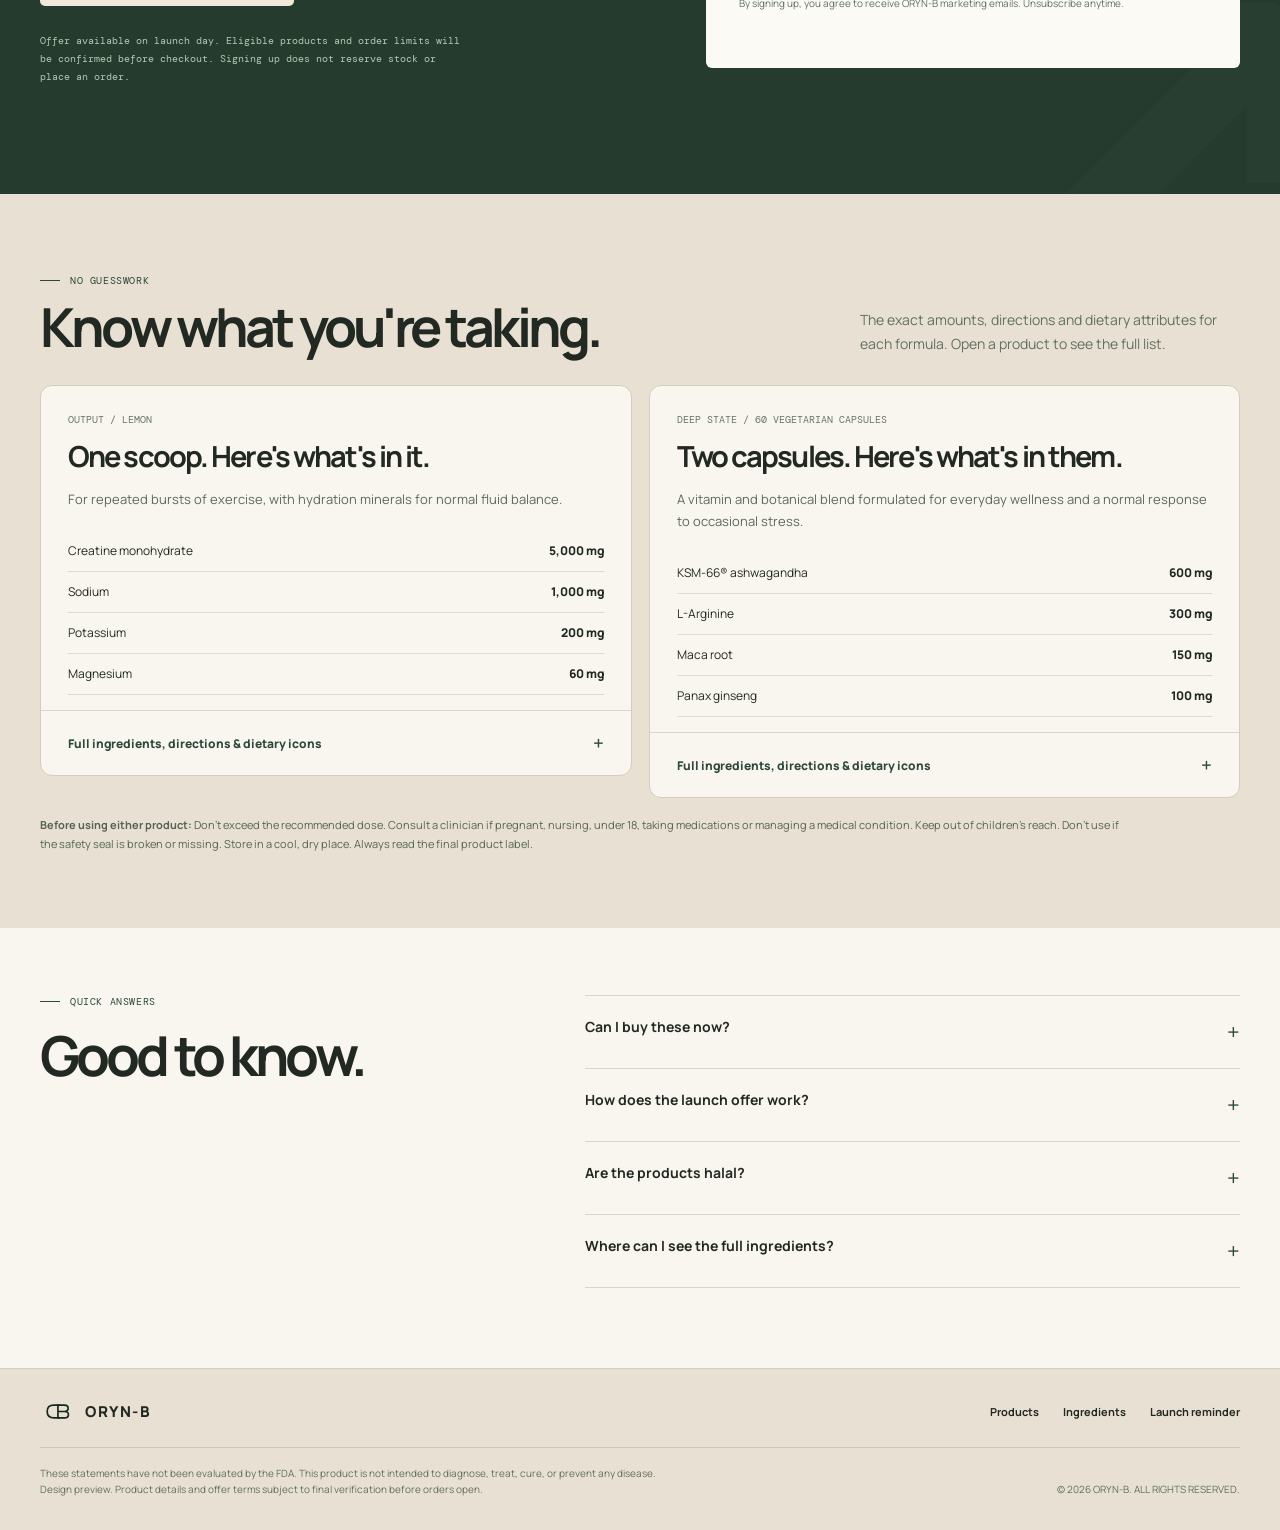
<file: index (1).html>
<!doctype html>
<html lang="en"><head>
<meta charset="utf-8"><meta name="viewport" content="width=device-width,initial-scale=1">
<meta name="theme-color" content="#2C483A"><meta name="color-scheme" content="light">
<title>ORYN-B — Supplements for performance and balance</title>
<meta name="description" content="Meet ORYN-B OUTPUT creatine hydration powder and DEEP STATE Ashwagandha Plus. See the ingredients, explore both products, and get a reminder for our buy-one-get-one-free launch day offer.">
<link rel="icon" type="image/svg+xml" href="[data-uri]">
<link rel="preconnect" href="https://fonts.googleapis.com"><link rel="preconnect" href="https://fonts.gstatic.com" crossorigin>
<link href="https://fonts.googleapis.com/css2?family=DM+Mono:wght@400;500&amp;family=Manrope:wght@400;500;600;700;800&amp;display=swap" rel="stylesheet">
<style>
:root{--green:#2C483A;--deep:#16271D;--stone:#E8E0D2;--ivory:#F9F6EF;--cream:#F1EEE6;--ink:#222923;--muted:#626D61;--border:#D7D6CB;--mono:'DM Mono',monospace;--sans:'Manrope',ui-sans-serif,system-ui,sans-serif}
*{box-sizing:border-box}html{scroll-behavior:smooth;scroll-padding-top:100px}body{margin:0;color:var(--ink);background:var(--ivory);font-family:var(--sans);-webkit-font-smoothing:antialiased;overflow-x:hidden}h1,h2,h3,p{margin:0}a{color:inherit;text-decoration:none}button,input{font:inherit}button{cursor:pointer}button:focus-visible,a:focus-visible,input:focus-visible,summary:focus-visible{outline:3px solid #819C8A;outline-offset:4px}.shell{width:min(1220px,calc(100% - 80px));margin:auto}.mono{font:11px/1.5 var(--mono);letter-spacing:.07em}.tiny-label{font:10px/1.5 var(--mono);letter-spacing:.06em;text-transform:uppercase}.sr-only{position:absolute!important;width:1px;height:1px;overflow:hidden;clip:rect(0,0,0,0)}.skip{position:absolute;top:-90px;left:10px;background:white;padding:13px;z-index:99}.skip:focus{top:10px}.announce{background:var(--deep);color:var(--ivory);padding:11px 15px;text-align:center;min-height:35px;font:10px var(--mono);letter-spacing:.06em}.announce strong{font-weight:500;color:#E5DDC4}.nav{background:rgba(249,246,239,.97);backdrop-filter:blur(12px);position:sticky;top:0;z-index:25;border-bottom:1px solid #1c312114}.nav-inner{min-height:74px;display:flex;align-items:center;justify-content:space-between;gap:22px}.brand{display:flex;gap:7px;align-items:center;font-size:15px;font-weight:800;letter-spacing:.1em;white-space:nowrap}.brand svg{width:47px;height:35px;color:var(--deep)}.nav-links{display:flex;align-items:center;gap:32px;font-size:12px;font-weight:700;letter-spacing:.025em}.nav-links a:hover{color:#527459}.btn{display:inline-flex;align-items:center;justify-content:space-between;gap:22px;min-height:50px;border-radius:6px;padding:14px 20px;border:1px solid transparent;font-size:12px;font-weight:800;transition:background .2s,transform .2s,border-color .2s;color:inherit}.btn:hover{transform:translateY(-2px)}.btn-dark{background:var(--green);color:#fff}.btn-dark:hover{background:#183527}.btn-light{background:var(--ivory);color:var(--green)}.btn-line{background:transparent;color:var(--green);border-color:#9BAD9D}.btn-line:hover{border-color:var(--green)}.nav-cta{font-size:11px;min-height:42px;padding:10px 17px}.menu-toggle{display:none;background:none;border:0;color:var(--ink);font-size:23px}.mobile-menu{display:none}
/* clear compact hero */
.hero{background:var(--stone);border-bottom:1px solid #c8cbbb}.hero-grid{display:grid;grid-template-columns:1.04fr .96fr;gap:58px;min-height:550px;align-items:center;padding-top:40px;padding-bottom:42px}.hero-copy{padding:18px 0}.eyebrow{display:flex;align-items:center;gap:10px;font:10px var(--mono);letter-spacing:.06em;color:var(--green);text-transform:uppercase;margin-bottom:19px}.eyebrow:before{content:'';width:20px;height:1px;background:currentColor}.hero h1{font-size:clamp(43px,4.75vw,73px);font-weight:800;line-height:1.1;letter-spacing:-.072em;max-width:700px}.hero h1 em{font-style:normal;color:var(--green)}.hero-deck{color:#526155;font-size:15px;line-height:1.75;max-width:445px;margin-top:22px}.hero-actions{display:flex;gap:10px;flex-wrap:wrap;margin-top:26px}.hero-subtext{color:#627063;font-size:11px;margin-top:18px;line-height:1.6}.hero-photo{position:relative;min-width:0;height:430px;border-radius:20px;background:radial-gradient(ellipse at 48% 37%,#54715B 0%,#2C483A 53%,#182D20 100%);isolation:isolate;overflow:hidden;box-shadow:0 25px 55px #1b2b1a21}.hero-photo:after{content:'';position:absolute;inset:16% 21%;border:1px solid #fff2;border-radius:50%;z-index:-1}.hero-products{position:absolute;inset:0;display:flex;align-items:center;justify-content:center;gap:0;padding:16px 40px 48px;isolation:isolate}.hero-products img{object-fit:contain;position:relative;max-height:89%;height:auto;filter:drop-shadow(13px 18px 14px #09170ac0);transition:transform .7s cubic-bezier(.2,.8,.3,1)}.hero-products img:first-child{width:51%;transform:translate(11%,15px) rotate(-5deg);z-index:2}.hero-products img:last-child{width:45%;transform:translate(-7%,6px) rotate(5deg);z-index:3}.hero-photo:hover .hero-products img:first-child{transform:translate(11%,6px) rotate(-2deg)}.hero-photo:hover .hero-products img:last-child{transform:translate(-7%,-3px) rotate(2deg)}.hero-photo-footer{position:absolute;bottom:19px;left:25px;right:25px;display:flex;justify-content:space-between;align-items:center;color:#e5e8d8;font:10px var(--mono);letter-spacing:.04em;z-index:5}.hero-badge{position:absolute;right:14px;top:17px;border:1px solid #ecf2d174;background:#1b3527b9;color:#fff;border-radius:99px;padding:9px 13px;font:9px var(--mono);z-index:5}
/* products first */
.products{background:var(--ivory);padding:77px 0 76px}.section-intro{display:flex;align-items:end;justify-content:space-between;gap:30px;margin-bottom:29px}.section-intro h2{font-size:clamp(35px,4.2vw,58px);letter-spacing:-.071em;line-height:1.1}.section-intro p{font-size:14px;max-width:380px;line-height:1.7;color:#607063}.products .eyebrow,.ingredients .eyebrow{margin-bottom:10px}.product-grid{display:grid;grid-template-columns:1fr 1fr;gap:18px}.product-card{background:#fffefa;border:1px solid #d9ded1;border-radius:14px;overflow:hidden;min-width:0;transition:transform .24s,box-shadow .24s}.product-card:hover{transform:translateY(-4px);box-shadow:0 18px 32px #2C483A15}.product-image{height:338px;display:grid;place-items:center;position:relative;overflow:hidden;background:linear-gradient(144deg,#E7EADB 0%,#CAD4C6 100%)}.product-card.deep .product-image{background:linear-gradient(144deg,#EEEBE4 0%,#D8D7C9 100%)}.product-image img{object-fit:contain;height:79%;width:auto;max-width:74%;filter:drop-shadow(8px 19px 14px #1a301b46);transition:transform .55s cubic-bezier(.2,.8,.3,1)}.product-card:hover .product-image img{transform:translateY(-8px) scale(1.045)}.soon{position:absolute;left:22px;top:19px;background:#fffef8de;border:1px solid #c7d4c0;padding:9px 11px;border-radius:99px;color:var(--green);font:10px var(--mono)}.product-image .hover-cta{position:absolute;inset:auto 22px 19px;display:flex;align-items:center;justify-content:space-between;background:#203D2D;color:var(--ivory);padding:13px 16px;border-radius:7px;font-size:12px;font-weight:750;opacity:0;transform:translateY(10px);transition:opacity .22s,transform .22s}.product-card:hover .hover-cta,.product-card:focus-within .hover-cta{opacity:1;transform:translateY(0)}.product-body{padding:23px 25px 26px}.category{font:10px var(--mono);color:#5E7060;margin-bottom:9px}.product-name{font-size:32px;letter-spacing:-.07em;line-height:1.08;margin-bottom:9px}.product-desc{font-size:13px;line-height:1.65;color:#657066;min-height:43px}.product-metrics{display:flex;flex-wrap:wrap;gap:8px;margin:16px 0 20px}.product-metrics span{border-radius:99px;background:#EFF1E9;padding:7px 10px;color:#46604D;font:10px var(--mono)}.product-actions{display:flex;gap:9px}.product-actions .btn{flex:1;min-width:0;font-size:11px;min-height:47px;padding:12px 13px}.products-foot{display:flex;justify-content:space-between;gap:20px;margin-top:20px;color:#69766A;font-size:11px}.products-foot strong{color:var(--green)}
/* primary offer and signup — one place to act */
.launch{background:var(--deep);color:var(--ivory);padding:68px 0}.launch-grid{display:grid;grid-template-columns:.98fr 1.02fr;align-items:center;gap:70px}.launch-kicker{color:#BDD0B8;font:11px var(--mono);margin-bottom:15px}.launch h2{font-size:clamp(48px,5.3vw,77px);letter-spacing:-.08em;line-height:.99;margin-bottom:19px}.launch h2 span{color:#DADEC0}.launch-copy p{max-width:470px;font-size:14px;line-height:1.75;color:#C6CEBE}.terms-note{font-size:11px!important;color:#A8B4A7!important;margin-top:18px}.signup-card{background:#F9F6EF;color:var(--ink);padding:30px;border-radius:13px;box-shadow:0 24px 48px #101C14a0}.signup-card h3{font-size:28px;line-height:1.15;letter-spacing:-.065em;margin:6px 0 10px}.signup-card p{font-size:12px;color:#637065;line-height:1.7}.signup-card label{display:block;font:10px var(--mono);margin:19px 0 9px;color:#47604E}.signup-row{display:flex;gap:8px}.signup-row input{min-width:0;flex:1;padding:15px;background:white;border:1px solid #BCC6B8;border-radius:6px;font-size:13px}.signup-row button{white-space:nowrap}.consent-note{margin-top:12px!important;font-size:10px!important}.form-status{margin-top:9px;min-height:20px;font-size:12px!important;color:#2C483A!important}
/* ingredients, available without a huge information wall */
.ingredients{background:var(--stone);padding:80px 0 74px}.ingredients-list{display:grid;grid-template-columns:1fr 1fr;gap:17px;margin-top:29px}.formula-card{background:var(--ivory);border:1px solid #D2CDBF;border-radius:12px;min-width:0;align-self:start;overflow:hidden}.formula-top{padding:27px 27px 21px}.formula-top .mini{font:10px var(--mono);color:#687568;margin-bottom:10px}.formula-top h3{font-size:29px;letter-spacing:-.065em;margin-bottom:12px}.formula-top p{font-size:13px;line-height:1.7;color:#5D695D}.preview-ingredients{padding:0 27px 15px}.preview-ingredients>div,.full-list>div{display:flex;justify-content:space-between;gap:14px;padding:11px 0;border-bottom:1px solid #DADDD2;font-size:12px;line-height:1.5}.preview-ingredients strong,.full-list strong{white-space:nowrap;font-weight:800}.formula-card details{border-top:1px solid #D4D8CE}.formula-card summary{list-style:none;cursor:pointer;padding:19px 27px;font-size:12px;font-weight:800;color:var(--green);display:flex;align-items:center;justify-content:space-between;gap:18px}.formula-card summary::-webkit-details-marker{display:none}.formula-card summary:after{content:'+';font-size:19px;font-weight:500}.formula-card details[open] summary:after{content:'−'}.formula-more{padding:0 27px 26px}.formula-more .subhead{font:10px var(--mono);margin:22px 0 9px;color:#4C654F}.formula-more p{font-size:12px;color:#5D675B;line-height:1.8}.full-list>div{font-size:12px}.v5-attribute-grid{display:grid;grid-template-columns:repeat(4,minmax(0,1fr));gap:8px;margin-top:12px}.verified-attribute{background:white;border:1px solid #DCE1D6;padding:8px 4px;border-radius:7px;display:flex;flex-direction:column;align-items:center;justify-content:center;gap:7px;text-align:center;min-height:94px}.verified-attribute img{height:41px;width:35px;object-fit:contain}.verified-attribute span{font-size:9px;line-height:1.35;font-weight:700;color:#415444}.verified-attribute sup{font-size:7px}.note{font-size:11px!important;line-height:1.7!important;color:#667264!important;margin-top:16px}.medical{margin-top:18px;font-size:11px;line-height:1.7;color:#556456;max-width:1080px}
/* FAQ and footer */
.faq{background:var(--ivory);padding:67px 0 80px}.faq-grid{display:grid;grid-template-columns:.85fr 1.15fr;gap:60px}.faq h2{font-size:clamp(37px,4.3vw,59px);letter-spacing:-.07em;line-height:1.05}.faq-list{border-top:1px solid var(--border)}.faq-list details{border-bottom:1px solid var(--border)}.faq-list summary{cursor:pointer;list-style:none;display:flex;justify-content:space-between;gap:20px;padding:21px 0;font-size:14px;font-weight:700}.faq-list summary::-webkit-details-marker{display:none}.faq-list summary:after{content:'+';color:var(--green);font-size:22px;font-weight:400}.faq-list details[open] summary:after{content:'−'}.faq-list p{font-size:12px;line-height:1.8;color:#667264;padding:0 18px 20px 0}.footer{background:#E8E0D2;padding:29px 0 32px;border-top:1px solid #D0CDC2}.footer-top{display:flex;justify-content:space-between;gap:30px;align-items:center}.footer-top .brand svg{width:38px;height:27px}.footer-links{display:flex;gap:24px;font-size:11px;font-weight:700}.footer-bottom{display:flex;justify-content:space-between;align-items:end;gap:30px;margin-top:22px;border-top:1px solid #CCC8BC;padding-top:17px;color:#607061;font-size:10px;line-height:1.65}.footer-bottom p{max-width:680px}.desktop-only{display:block}
@media(max-width:1000px){.shell{width:calc(100% - 52px)}.hero-grid{gap:27px;grid-template-columns:1fr 1fr}.hero h1{font-size:clamp(40px,5.8vw,62px)}.hero-photo{height:380px}.launch-grid{gap:30px}.product-actions{flex-wrap:wrap}.product-actions .btn{flex-basis:100%}.nav-links{gap:16px}}
@media(max-width:720px){.shell{width:calc(100% - 34px)}.nav-inner{min-height:65px}.nav-links{display:none}.menu-toggle{display:block}.nav-cta{margin-left:auto;font-size:10px;padding:10px 12px}.mobile-menu.open{display:flex}.mobile-menu{flex-direction:column;gap:0;padding:0 18px 15px;border-top:1px solid #D1D8CA}.mobile-menu a{padding:13px 0;font-size:12px;font-weight:750}.hero-grid{grid-template-columns:1fr;gap:19px;padding-top:40px;padding-bottom:38px}.hero h1{font-size:clamp(40px,9vw,60px)}.hero-deck{font-size:13px;margin-top:15px}.hero-actions{margin-top:21px}.hero-photo{height:320px}.section-intro{display:block}.section-intro p{margin-top:13px}.products{padding:57px 0}.product-image{height:300px}.product-grid,.ingredients-list,.launch-grid,.faq-grid{grid-template-columns:1fr}.product-actions .btn{flex-basis:unset}.launch-grid{gap:26px}.launch{padding:60px 0}.ingredients{padding:58px 0}.faq{padding:58px 0}.footer-bottom{align-items:start;flex-direction:column}.footer-links{gap:13px}.footer-top{align-items:start;flex-direction:column}.products-foot{flex-direction:column;gap:7px}}
@media(max-width:390px){.brand{font-size:13px}.brand svg{width:38px;height:29px}.nav-cta{font-size:9px}.hero h1{font-size:40px}.hero-photo{height:275px}.hero-products{padding:16px 20px 38px}.hero-photo-footer{left:13px;right:13px;font-size:8px}.hero-actions .btn{min-width:0;font-size:11px;padding:13px 14px}.product-actions{flex-direction:column}.signup-card{padding:23px 20px}.signup-row{flex-direction:column}.signup-row button{justify-content:center}.v5-attribute-grid{grid-template-columns:repeat(3,minmax(0,1fr))}}
@media(hover:none){.product-image .hover-cta{display:none}}@media(prefers-reduced-motion:reduce){html{scroll-behavior:auto}*,*:before,*:after{transition-duration:.01ms!important;animation-duration:.01ms!important}}

/* HYBRID 07 / the cinematic opening from the approved long-form site */
.hero{position:relative;min-height:760px;height:auto;background:#E8E0D2;color:#222923;overflow:hidden;border-bottom:1px solid #CACABF;isolation:isolate}
.hero:before{content:"";position:absolute;right:-20%;top:-33%;width:75vw;height:75vw;border:1px solid #2C483A1c;border-radius:50%;pointer-events:none;box-shadow:0 0 0 90px #ffffff16,0 0 0 210px #ffffff0b}
.hero .hero-noise{position:absolute;inset:0;pointer-events:none;opacity:.14;background-image:radial-gradient(#2C483A33 .65px,transparent .7px);background-size:8px 8px}
.hero-v3-grid{display:grid;grid-template-columns:53% 47%;align-items:center;gap:0;padding-top:66px;padding-bottom:76px;min-height:710px;position:relative;z-index:1}
.hero-v3-copy{position:relative;z-index:4;min-width:0;padding-bottom:12px}
.hero-topline{display:flex;gap:10px;align-items:center;color:#4B6152;font:11px var(--mono);letter-spacing:.08em;text-transform:uppercase}
.hero-topline:before{content:"";width:7px;height:7px;display:block;flex-shrink:0;border-radius:50%;background:#2C483A;box-shadow:0 0 0 6px #2C483A16}
.hero-v3-copy h1{font-size:clamp(54px,5.35vw,82px);line-height:1.035;letter-spacing:-.079em;font-weight:800;max-width:760px;margin:27px 0 22px;color:#222923;text-wrap:balance}
.hero-v3-copy h1 em{color:#2C483A;font-style:normal}
.hero-v3-copy .hero-deck{max-width:490px;color:#536052;line-height:1.85;font-size:15px;margin:0 0 28px}
.hero-buttons{display:flex;gap:20px;align-items:center;flex-wrap:wrap}
.hero-buttons .btn-orange{display:inline-flex;justify-content:space-between;align-items:center;gap:30px;min-height:56px;padding:13px 16px 13px 20px;background:#2C483A;color:#F9F6EF;border:0;border-radius:6px;font:800 12px var(--sans);transition:transform .2s,background .2s}
.hero-buttons .btn-orange:hover{background:#1c3328;transform:translateY(-3px)}
.hero-buttons .arr{display:grid;place-items:center;border-radius:100%;background:#F9F6EF;color:#2C483A;width:31px;height:31px;font-size:18px}
.hero .text-link{color:#2C483A;font:700 11px var(--mono);border-bottom:1px solid #637761;padding-bottom:7px}
.hero-v3-facts{display:flex;gap:28px;align-items:center;margin-top:42px}.hero-v3-facts>div{display:flex;align-items:center;gap:11px}.hero-v3-facts strong{font-size:29px;line-height:1;letter-spacing:-.065em;color:#2C483A}.hero-v3-facts span{font:9px/1.5 var(--mono);color:#687368;letter-spacing:.01em}.hero-v3-facts i{height:32px;border-left:1px solid #b5bcaf}
.hero-v3-art{height:580px;min-width:0;position:relative;align-self:center}
.hero-v3-canvas{position:absolute;left:0;right:-10%;top:4%;height:92%;border-radius:50% 50% 43% 45%;background:radial-gradient(ellipse at 51% 46%,#F7F5ED 0%,#DDD9CB 63%,#B6C0B3 100%);isolation:isolate}
.hero-v3-canvas:before{content:"";position:absolute;inset:6%;border:1px solid #39554423;border-radius:50%}
.hero-v3-ring{position:absolute;border-radius:50%;border:1px solid #2C483A24}.hero-v3-ring.ring-one{inset:13%}.hero-v3-ring.ring-two{inset:25%}
.hero-v3-ground{position:absolute;width:75%;height:30%;left:12%;bottom:0;background:radial-gradient(ellipse at center,#253b3326,transparent 70%);filter:blur(20px)}
.hero-v3-bottle{position:absolute;object-fit:contain;filter:drop-shadow(0 22px 12px #293A2825);height:80%;transition:transform .65s cubic-bezier(.22,1,.36,1);z-index:3}
.hero-v3-output{width:56%;left:7%;top:11%;transform:rotate(-7deg)}.hero-v3-deep{width:48%;right:2%;top:13%;transform:rotate(6deg)}
.hero-v3-art:hover .hero-v3-output{transform:translateY(-9px) rotate(-4deg)}.hero-v3-art:hover .hero-v3-deep{transform:translateY(-12px) rotate(3deg)}
.hero-v3-launch{position:absolute;right:-2%;bottom:0;z-index:6;background:#2C483A;color:#F9F6EF;box-shadow:9px 11px 0 #2C483A18;display:flex;flex-direction:column;gap:5px;padding:17px 22px;transform:rotate(3deg);min-width:208px;border-radius:4px;transition:transform .25s}
.hero-v3-launch:hover{transform:translateY(-5px) rotate(0deg)}.hero-v3-launch span,.hero-v3-launch small{font:9px var(--mono);letter-spacing:.07em;opacity:.84}.hero-v3-launch strong{font-size:17px;letter-spacing:-.03em;white-space:nowrap}
.hero-v3-bottom{display:flex;justify-content:space-between;gap:20px;align-items:center;position:absolute;left:0;right:0;bottom:24px;color:#607160;font:9px var(--mono);letter-spacing:.045em}.hero-v3-bottom a{border-bottom:1px solid #708370;padding-bottom:5px}
/* 3 clear benefits: performance, balance, honest information */
.standard-premium{background:#DCE1D6;color:#1B2922;padding:86px 0 100px;border-top:1px solid #cbd2c7;border-bottom:1px solid #c3cbbf}
.standard-header{display:grid;grid-template-columns:1.5fr .5fr;gap:40px;align-items:end;margin-bottom:38px}.standard-header .eyebrow{margin-bottom:21px}.standard-header h2{font-size:clamp(44px,5.2vw,73px);line-height:1.04;letter-spacing:-.077em;max-width:870px}.standard-header h2 em{font-style:normal;color:#5D7864}.standard-header>p{font-size:14px;line-height:1.8;color:#546758;margin-bottom:6px;max-width:320px}
.standard-benefits{display:grid;grid-template-columns:repeat(3,minmax(0,1fr));gap:13px}.standard-benefit{background:#F9F8F1;border:1px solid #D2D9CC;border-radius:10px;padding:29px 27px 28px;min-height:340px;display:flex;flex-direction:column;align-items:flex-start;transition:transform .25s,box-shadow .25s}
.standard-benefit:hover{transform:translateY(-5px);box-shadow:0 16px 25px #2c483a12}.standard-symbol{display:grid;place-items:center;width:43px;height:43px;background:#2C483A;color:#F9F6EF;border-radius:50%;font-size:24px;margin-bottom:22px}
.standard-category{font:10px var(--mono);letter-spacing:.06em;color:#57705E;margin-bottom:11px}.standard-benefit h3{font-size:clamp(23px,2.4vw,32px);letter-spacing:-.06em;line-height:1.12;margin-bottom:17px}.standard-benefit p{color:#59685C;font-size:12px;line-height:1.8;margin-bottom:25px;max-width:330px}.standard-benefit a{margin-top:auto;font-size:12px;font-weight:800;border-bottom:1px solid #2C483A60;padding-bottom:6px}.standard-benefit a span{margin-left:12px}
/* Large launch offer, with the reminder form on the same screen */
.launch-premium{background:#243B2D;color:#F9F6EF;padding:95px 0 108px;overflow:hidden;position:relative}.launch-premium:after{content:"↗";position:absolute;right:-7%;bottom:-30%;font-size:44vw;font-weight:800;color:#ffffff04;line-height:1;pointer-events:none}
.launch-premium-grid{display:grid;grid-template-columns:1.05fr .95fr;gap:6vw;align-items:center;position:relative;z-index:1}.launch-premium-kicker{font:11px var(--mono);letter-spacing:.065em;color:#CAD7C6}
.launch-premium h2{font-size:clamp(70px,8.1vw,130px);line-height:.9;letter-spacing:-.1em;margin:29px 0 30px}.launch-premium h2 em{font-style:normal;color:#C5D2B7}
.launch-premium-copy>p{font-size:15px;line-height:1.85;max-width:480px;color:#D0DCCF}.launch-jump{display:inline-flex;align-items:center;gap:30px;background:#F0E8D8;color:#243B2D;padding:17px 22px;border-radius:5px;font-size:13px;font-weight:800;margin-top:25px}.launch-jump:hover{background:white}.launch-jump span{font-size:20px}
.launch-terms{font:10px/1.8 var(--mono);max-width:430px;color:#B6C9B5;margin-top:26px}
.launch-premium-right{min-width:0}.launch-deal{background:#E8E0D2;color:#1B2C23;min-height:300px;padding:28px 33px;border-radius:6px 6px 0 0;position:relative;overflow:hidden}
.launch-deal-label{font:10px var(--mono);color:#4D6955;letter-spacing:.07em}.launch-deal-equation{display:flex;align-items:center;justify-content:center;gap:23px;font-weight:800;font-size:clamp(105px,11vw,174px);line-height:1.13;letter-spacing:-.1em;color:#2C483A}.launch-deal-equation b{font-size:.55em;color:#82957C;font-weight:600}
.launch-deal-bottom{display:flex;align-items:center;justify-content:space-between;gap:16px;border-top:1px solid #A7B3A5;padding-top:13px}.launch-deal-bottom strong{font-size:16px;letter-spacing:-.04em}.launch-deal-bottom span{font:10px var(--mono);color:#61745E}
.launch-premium .launch-signup{border-radius:0 0 6px 6px;padding:24px 33px 27px;box-shadow:none;background:#FBFAF4;border-top:1px solid #d4d6c9}.launch-premium .launch-signup h3{font-size:25px;margin:4px 0 5px}.launch-premium .launch-signup label{margin-top:14px}.launch-premium .launch-signup .consent-note{margin-top:10px!important}
/* Navigation / conversion polish */
.product-image .hover-cta{font-weight:750}.products-foot strong{color:#2C483A}
@media(max-width:1060px){.hero-v3-grid{grid-template-columns:51% 49%;min-height:650px}.hero-v3-art{height:520px}.hero-v3-copy h1{font-size:clamp(49px,5.5vw,69px)}.hero-v3-facts{gap:14px;margin-top:30px}.hero-v3-facts strong{font-size:24px}.launch-premium-grid{gap:30px}.launch-premium h2{font-size:clamp(62px,8vw,93px)}.standard-header{grid-template-columns:1.3fr .7fr}}
@media(max-width:760px){.hero{min-height:0}.hero-v3-grid{grid-template-columns:1fr;gap:0;padding-top:42px;padding-bottom:80px;min-height:0}.hero-v3-copy{padding-bottom:0}.hero-v3-copy h1{font-size:clamp(48px,10.5vw,80px);max-width:700px;margin:22px 0 17px}.hero-v3-copy .hero-deck{font-size:13px;line-height:1.75;max-width:620px;margin-bottom:22px}.hero-v3-facts{margin-top:26px}.hero-v3-art{width:min(520px,100%);margin:30px auto 0;height:440px}.hero-v3-canvas{left:2%;right:2%;height:90%;top:0}.hero-v3-launch{bottom:0;right:2%;min-width:0}.hero-v3-bottom{bottom:14px}.standard-premium{padding:69px 0}.standard-header{grid-template-columns:1fr;gap:14px}.standard-header h2{font-size:clamp(40px,8.5vw,64px)}.standard-header>p{max-width:600px}.standard-benefits{grid-template-columns:1fr;gap:11px}.standard-benefit{min-height:0;padding:24px}.standard-benefit h3{font-size:29px}.standard-benefit a{margin-top:5px}.launch-premium{padding:65px 0 78px}.launch-premium-grid{grid-template-columns:1fr;gap:34px}.launch-premium h2{font-size:clamp(67px,11vw,102px)}.launch-premium-copy>p{font-size:13px}.launch-deal-equation{font-size:clamp(95px,19vw,150px)}.launch-premium-right{max-width:700px}}
@media(max-width:420px){.hero-v3-grid{padding-top:36px;padding-bottom:76px}.hero-v3-copy h1{font-size:clamp(43px,11.4vw,53px)}.hero-v3-copy .hero-deck{font-size:12px}.hero-v3-facts strong{font-size:22px}.hero-v3-facts span{font-size:8px}.hero-v3-art{height:335px;margin-top:20px}.hero-v3-canvas{left:-2%;right:-2%}.hero-v3-launch{padding:12px 15px;bottom:1%;right:0;transform:rotate(2deg)}.hero-v3-launch strong{font-size:13px}.hero-v3-launch span,.hero-v3-launch small{font-size:8px}.hero-v3-bottom{font-size:8px}.hero-v3-bottom span{max-width:200px}.hero-buttons{gap:15px}.hero-buttons .btn-orange{min-height:48px;font-size:11px;padding:8px 10px 8px 14px;gap:13px}.hero-buttons .arr{width:28px;height:28px}.hero-v3-facts{gap:12px}.launch-premium h2{font-size:clamp(64px,15vw,76px)}.launch-deal{min-height:240px;padding:21px}.launch-deal-equation{gap:13px;font-size:99px}.launch-deal-bottom strong{font-size:13px}.launch-deal-bottom span{font-size:8px}.launch-premium .launch-signup{padding:22px 19px}.launch-jump{font-size:11px;padding:15px}.standard-header h2{font-size:44px}}
@media(prefers-reduced-motion:reduce){.standard-benefit,.hero-v3-bottle,.hero-v3-launch{transition:none!important}}

/* Header + moving brand ticker, restored from the approved longer design. */
.announce{background:#2C483A;color:#F9F6EF;min-height:37px;display:flex;align-items:center;justify-content:center;gap:15px;padding:8px 14px;text-align:center;letter-spacing:.04em;line-height:1.4}
.announce strong{color:#F9F6EF;font-weight:600;text-decoration:underline;text-underline-offset:3px}
.announce-leading{color:#D2DDCE;opacity:.85}
.announce-star{color:#B4C6A6;font-size:12px}
.announce a{color:#F9F6EF;text-decoration:underline;text-underline-offset:3px;white-space:nowrap;font-weight:600}
.announce a:hover,.announce a:focus-visible{color:#E6EBD9}
.ticker{background:#2C483A;color:#F9F6EF;overflow:hidden;min-height:64px;display:flex;align-items:center;white-space:nowrap}
.ticker-track{--ticker-gap:46px;display:flex;align-items:center;gap:var(--ticker-gap);width:max-content;flex-shrink:0;animation:oryn-ticker 28s linear infinite;font-size:clamp(15px,1.5vw,20px);font-weight:800;letter-spacing:-.045em;line-height:1.25;font-family:var(--sans)}
.ticker-track span{display:flex;align-items:center;gap:var(--ticker-gap);white-space:nowrap;flex-shrink:0}
.ticker-track i{font-style:normal;font-size:.9em;color:#B4C6A6}
@keyframes oryn-ticker{to{transform:translateX(calc(-50% - var(--ticker-gap)/2))}}
@media(max-width:760px){.announce{gap:9px;padding:8px 8px;min-height:37px;font-size:9px}.announce-leading{display:none}.announce-star{font-size:10px}.announce strong{font-size:9px}.announce a{font-size:9px}.ticker{min-height:50px}.ticker-track{--ticker-gap:25px;font-size:15px;animation-duration:23s}}
@media(max-width:380px){.announce{gap:6px;padding-inline:5px}.announce strong,.announce a{font-size:8px}.announce-star{display:none}}
@media(prefers-reduced-motion:reduce){.ticker-track{animation:none}.ticker{overflow:auto;scrollbar-width:none}}
</style></head><body>
<a class="skip" href="#main">Skip to content</a>
<div class="announce" aria-label="Launch day offer"><span class="announce-leading">LAUNCHING SOON</span><span class="announce-star" aria-hidden="true">✳</span><strong>BUY 1, GET 1 FREE ON LAUNCH DAY</strong><a href="#notify">GET A REMINDER ↗</a></div>
<header class="nav"><div class="shell nav-inner"><a class="brand" href="#top" aria-label="ORYN-B homepage"><svg aria-hidden="true" viewbox="0 0 180 120" xmlns="http://www.w3.org/2000/svg"><g fill="none" stroke="currentColor" stroke-linecap="round" stroke-linejoin="round" stroke-width="8"><path d="M91 30H66C45 30 34 42 34 60S45 90 66 90h25"></path><path d="M85 90V30h31c23 0 23 30 0 30H85m31 0c25 0 25 30 0 30H85"></path></g></svg><span>ORYN-B</span></a><nav class="nav-links" aria-label="Main navigation"><a href="#products">Products</a><a href="#standard">The standard</a><a href="#ingredients">Ingredients</a></nav><a class="btn btn-dark nav-cta" href="#notify">Get launch reminder ↗</a><button type="button" class="menu-toggle" id="menuToggle" aria-expanded="false" aria-controls="mobileNav" aria-label="Open navigation">☰</button></div><div class="mobile-menu" id="mobileNav"><a href="#products">Products</a><a href="#standard">The standard</a><a href="#notify">Launch offer</a><a href="#ingredients">Ingredients</a><a href="#faq">FAQ</a></div></header>
<main id="main">
<section class="hero" id="top"><div aria-hidden="true" class="hero-noise"></div>
<div class="shell hero-v3-grid">
<div class="hero-v3-copy">
<div class="hero-topline">ORYN-B / PERFORMANCE &amp; WELLNESS</div>
<h1>Supplements for <em>performance</em> and balance.</h1>
<p class="hero-deck">Creatine and electrolytes for training. An ashwagandha-based formula for everyday wellness. Two simple products, with everything inside clearly listed.</p>
<div class="hero-buttons"><a class="btn btn-orange" href="#products">SEE THE PRODUCTS <span class="arr">↗</span></a><a class="text-link" href="#ingredients">WHAT'S INSIDE ↗</a></div>
<div class="hero-v3-facts"><div><strong>5 g</strong><span>CREATINE<br/>PER SCOOP</span></div><i></i><div><strong>600 mg</strong><span>KSM-66® ASHWAGANDHA<br/>PER 2 CAPSULES</span></div></div>
</div>
<div class="hero-v3-art">
<div aria-hidden="true" class="hero-v3-canvas"><div class="hero-v3-ring ring-one"></div><div class="hero-v3-ring ring-two"></div><div class="hero-v3-ground"></div>
<img alt="" class="hero-v3-bottle hero-v3-output" decoding="async" fetchpriority="high" src="[data-uri]"/>
<img alt="" class="hero-v3-bottle hero-v3-deep" decoding="async" fetchpriority="high" src="[data-uri]"/>
</div>
<a aria-label="Launch day buy one get one free: get a reminder" class="hero-v3-launch" href="#notify"><span>FIRST DROP / COMING SOON</span><strong>BUY 1, GET 1 FREE</strong><small>ON LAUNCH DAY</small></a>
</div>
</div>
<div class="hero-v3-bottom shell"><span>COMING SOON / NO ORDERS UNTIL LAUNCH</span><a href="#products">SCROLL TO EXPLORE ↓</a></div></section>
<div class="ticker" aria-label="ORYN-B brand principles"><div class="ticker-track" aria-hidden="true"><span>YOUR DAY, YOUR STANDARD. <i>✳</i> BUILT TO SHOW UP. <i>↗</i> NO FILLER STORIES. <i>✳</i> JUST WHAT'S INSIDE. <i>↗</i></span><span>YOUR DAY, YOUR STANDARD. <i>✳</i> BUILT TO SHOW UP. <i>↗</i> NO FILLER STORIES. <i>✳</i> JUST WHAT'S INSIDE. <i>↗</i></span></div></div>
<section class="products" id="products"><div class="shell"><div class="section-intro"><div><span class="eyebrow">THE PRODUCTS</span><h2>Choose your formula.</h2></div><p>Two products. Two purposes. Everything you need to know, right here.</p></div><div class="product-grid">
<article class="product-card output"><div class="product-image"><span class="soon">COMING SOON</span><img src="[data-uri]" loading="lazy" alt="ORYN-B OUTPUT white creatine hydration powder jar"><a href="#notify" class="hover-cta">Launch-day offer: Buy 1, get 1 free <span>↗</span></a></div><div class="product-body"><div class="category">CREATINE HYDRATION POWDER · LEMON</div><h3 class="product-name">OUTPUT</h3><p class="product-desc">5 g creatine plus electrolytes to support strength and repeated high-intensity effort.</p><div class="product-metrics"><span>5 G CREATINE</span><span>10 G DAILY SCOOP</span></div><div class="product-actions"><a class="btn btn-dark" href="#notify">Get launch reminder ↗</a><button class="btn btn-line" type="button" data-show="output">See ingredients ↗</button></div></div></article>
<article class="product-card deep"><div class="product-image"><span class="soon">COMING SOON</span><img src="[data-uri]" loading="lazy" alt="ORYN-B DEEP STATE white Ashwagandha Plus bottle"><a href="#notify" class="hover-cta">Launch-day offer: Buy 1, get 1 free <span>↗</span></a></div><div class="product-body"><div class="category">ASHWAGANDHA PLUS · 60 CAPSULES</div><h3 class="product-name">DEEP STATE</h3><p class="product-desc">An ashwagandha-based daily formula for everyday wellness and support during occasional stress.</p><div class="product-metrics"><span>600 MG KSM-66®</span><span>2 CAPSULES DAILY</span></div><div class="product-actions"><a class="btn btn-dark" href="#notify">Get launch reminder ↗</a><button class="btn btn-line" type="button" data-show="deep">See ingredients ↗</button></div></div></article>
</div><div class="products-foot"><span>Prices and checkout will be available at launch.</span><strong>BUY 1, GET 1 FREE ON LAUNCH DAY ↗</strong></div></div></section>
<section class="standard-premium" id="standard" aria-labelledby="standard-title">
<div class="shell"><div class="standard-header"><div class="standard-lead"><div class="eyebrow">THE STANDARD</div><h2 id="standard-title">Good routines start<br>with <em>good decisions.</em></h2></div><p>Two different formulas, built around real routines. Here's what they're designed to support—and exactly what goes into them.</p></div>
<div class="standard-benefits">
<article class="standard-benefit"><span class="standard-symbol" aria-hidden="true">↗</span><span class="standard-category">FOR TRAINING</span><h3>Show up ready<br>to put in the work.</h3><p>OUTPUT delivers 5 g of creatine to support repeated short bursts of high-intensity effort, plus electrolytes that help maintain fluid balance.</p><a href="#ingredients-output">Explore OUTPUT <span aria-hidden="true">↗</span></a></article>
<article class="standard-benefit"><span class="standard-symbol" aria-hidden="true">✳</span><span class="standard-category">FOR EVERYDAY BALANCE</span><h3>Make room<br>for balance.</h3><p>DEEP STATE brings together KSM-66® ashwagandha, vitamins and botanicals for everyday wellness and support during occasional stress.</p><a href="#ingredients-deep">Explore DEEP STATE <span aria-hidden="true">↗</span></a></article>
<article class="standard-benefit"><span class="standard-symbol" aria-hidden="true">≡</span><span class="standard-category">FOR YOUR PEACE OF MIND</span><h3>Know what<br>you're taking.</h3><p>Clear serving sizes, ingredient amounts, suggested use and supplier-listed product attributes. No vague proprietary blend to decode.</p><a href="#ingredients">See what's inside <span aria-hidden="true">↗</span></a></article>
</div></div></section>
<section class="launch-premium" id="notify" aria-labelledby="launch-title"><div class="shell launch-premium-grid">
<div class="launch-premium-copy"><div class="launch-premium-kicker">LAUNCH DAY / THE FIRST DROP</div><h2 id="launch-title">BUY ONE.<br>GET ONE<br><em>FREE.</em></h2><p>That's the launch-day offer. Buy one eligible product and get a second eligible product free. No code to remember. Just make sure you know when we're live.</p><a class="launch-jump" href="#signupEmail">Get your launch reminder <span aria-hidden="true">↗</span></a><div class="launch-terms">Offer available on launch day. Eligible products and order limits will be confirmed before checkout. Signing up does not reserve stock or place an order.</div></div>
<div class="launch-premium-right"><div class="launch-deal" aria-label="Buy one get one free launch-day offer"><span class="launch-deal-label">THE DEAL IS THAT SIMPLE.</span><div class="launch-deal-equation"><span>1</span><b>+</b><span>1</span></div><div class="launch-deal-bottom"><strong>ONE ON US.</strong><span>ON LAUNCH DAY ONLY ↗</span></div></div>
<div class="signup-card launch-signup"><div class="tiny-label">WE'LL SEND YOU A REMINDER</div><h3>Be first to know.</h3><p>Drop your email below. We'll tell you when the products and the offer are live.</p><form id="signupForm" novalidate><label for="signupEmail">YOUR EMAIL</label><div class="signup-row"><input id="signupEmail" name="email" type="email" placeholder="you@example.com" maxlength="254" autocomplete="email" aria-describedby="signupStatus" required><button class="btn btn-dark" type="submit">Remind me ↗</button></div><p class="consent-note">By signing up, you agree to receive ORYN-B marketing emails. Unsubscribe anytime.</p><p class="form-status" id="signupStatus" role="status" aria-live="polite"></p></form></div></div>
</div></section>
<section class="ingredients" id="ingredients"><div class="shell"><div class="section-intro"><div><div class="eyebrow">NO GUESSWORK</div><h2>Know what you're taking.</h2></div><p>The exact amounts, directions and dietary attributes for each formula. Open a product to see the full list.</p></div><div class="ingredients-list">
<article class="formula-card" id="ingredients-output"><div class="formula-top"><div class="mini">OUTPUT / LEMON</div><h3>One scoop. Here's what's in it.</h3><p>For repeated bursts of exercise, with hydration minerals for normal fluid balance.</p></div><div class="preview-ingredients"><div><span>Creatine monohydrate</span><strong>5,000 mg</strong></div><div><span>Sodium</span><strong>1,000 mg</strong></div><div><span>Potassium</span><strong>200 mg</strong></div><div><span>Magnesium</span><strong>60 mg</strong></div></div><details id="details-output"><summary>Full ingredients, directions & dietary icons</summary><div class="formula-more"><p>Other ingredients: natural flavors, stevia leaf extract and silicon dioxide. Lemon flavor. Adults mix one 10 g scoop with 6–8 fl oz (177–237 mL) water or a beverage daily. Contains 1,000 mg sodium per serving; consult your clinician if you need to limit sodium.</p><div class="subhead">SUPPLIER-LISTED PRODUCT ATTRIBUTES*</div><div class="v5-attribute-grid"><span class="verified-attribute"><img alt="" decoding="async" loading="lazy" src="[data-uri]"/><span>Halal<sup>*</sup></span></span><span class="verified-attribute"><img alt="" decoding="async" loading="lazy" src="[data-uri]"/><span>Gluten-free<sup>*</sup></span></span><span class="verified-attribute"><img alt="" decoding="async" loading="lazy" src="[data-uri]"/><span>Lactose-free<sup>*</sup></span></span><span class="verified-attribute"><img alt="" decoding="async" loading="lazy" src="[data-uri]"/><span>Allergen-free<sup>*</sup></span></span><span class="verified-attribute"><img alt="" decoding="async" loading="lazy" src="[data-uri]"/><span>Antibiotic-free<sup>*</sup></span></span><span class="verified-attribute"><img alt="" decoding="async" loading="lazy" src="[data-uri]"/><span>Hormone-free<sup>*</sup></span></span><span class="verified-attribute"><img alt="" decoding="async" loading="lazy" src="[data-uri]"/><span>Alcohol-free<sup>*</sup></span></span></div><p class="note">*Supplier-listed product attributes, including halal. Independent certification documentation has not been reviewed; check final packaging.</p></div></details></article>
<article class="formula-card" id="ingredients-deep"><div class="formula-top"><div class="mini">DEEP STATE / 60 VEGETARIAN CAPSULES</div><h3>Two capsules. Here's what's in them.</h3><p>A vitamin and botanical blend formulated for everyday wellness and a normal response to occasional stress.</p></div><div class="preview-ingredients"><div><span>KSM-66® ashwagandha</span><strong>600 mg</strong></div><div><span>L-Arginine</span><strong>300 mg</strong></div><div><span>Maca root</span><strong>150 mg</strong></div><div><span>Panax ginseng</span><strong>100 mg</strong></div></div><details id="details-deep"><summary>Full ingredients, directions & dietary icons</summary><div class="formula-more"><div class="full-list"><div><span>Shatavari root</span><strong>50 mg</strong></div><div><span>Vitamin D3</span><strong>20 mcg</strong></div><div><span>Vitamin B6</span><strong>2.5 mg</strong></div><div><span>Vitamin B12</span><strong>25 mcg</strong></div></div><p style="margin-top:14px">HPMC vegetarian capsule. Adults take 2 capsules daily with 6–8 fl oz (177–237 mL) water, preferably with a meal, or as directed by a healthcare professional.</p><div class="subhead">SUPPLIER-LISTED PRODUCT ATTRIBUTES*</div><div class="v5-attribute-grid"><span class="verified-attribute"><img alt="" decoding="async" loading="lazy" src="[data-uri]"/><span>Halal<sup>*</sup></span></span><span class="verified-attribute"><img alt="" decoding="async" loading="lazy" src="[data-uri]"/><span>Vegetarian<sup>*</sup></span></span><span class="verified-attribute"><img alt="" decoding="async" loading="lazy" src="[data-uri]"/><span>Gluten-free<sup>*</sup></span></span><span class="verified-attribute"><img alt="" decoding="async" loading="lazy" src="[data-uri]"/><span>Antibiotic-free<sup>*</sup></span></span><span class="verified-attribute"><img alt="" decoding="async" loading="lazy" src="[data-uri]"/><span>Non-GMO<sup>*</sup></span></span><span class="verified-attribute"><img alt="" decoding="async" loading="lazy" src="[data-uri]"/><span>Corn-free<sup>*</sup></span></span><span class="verified-attribute"><img alt="" decoding="async" loading="lazy" src="[data-uri]"/><span>Hormone-free<sup>*</sup></span></span><span class="verified-attribute"><img alt="" decoding="async" loading="lazy" src="[data-uri]"/><span>Lactose-free<sup>*</sup></span></span><span class="verified-attribute"><img alt="" decoding="async" loading="lazy" src="[data-uri]"/><span>Allergen-free<sup>*</sup></span></span><span class="verified-attribute"><img alt="" decoding="async" loading="lazy" src="[data-uri]"/><span>Alcohol-free<sup>*</sup></span></span></div><p class="note">*Supplier-listed product attributes, including halal and vegetarian. Independent certification documentation has not been reviewed; check final packaging.</p></div></details></article></div><p class="medical"><strong>Before using either product:</strong> Don't exceed the recommended dose. Consult a clinician if pregnant, nursing, under 18, taking medications or managing a medical condition. Keep out of children's reach. Don't use if the safety seal is broken or missing. Store in a cool, dry place. Always read the final product label.</p></div></section>
<section class="faq" id="faq"><div class="shell faq-grid"><div><div class="eyebrow">QUICK ANSWERS</div><h2>Good to know.</h2></div><div class="faq-list"><details><summary>Can I buy these now?</summary><p>Not yet. OUTPUT and DEEP STATE are coming soon. We'll announce the launch date and prices before checkout opens.</p></details><details><summary>How does the launch offer work?</summary><p>On launch day, buy one eligible product and get a second eligible product free. We'll publish which products qualify and any order limits before the offer begins. Joining the list doesn't reserve a product.</p></details><details><summary>Are the products halal?</summary><p>Both products are listed as halal in the supplier's information. We haven't independently reviewed certification documents yet, so contact us for documentation if that matters for your purchase.</p></details><details><summary>Where can I see the full ingredients?</summary><p>Open the ingredients section above for each formula's amounts, usage directions, and supplier-listed dietary attributes. Read the final label before use.</p></details></div></div></section>
</main><footer class="footer"><div class="shell"><div class="footer-top"><a class="brand" href="#top"><svg aria-hidden="true" viewbox="0 0 180 120" xmlns="http://www.w3.org/2000/svg"><g fill="none" stroke="currentColor" stroke-linecap="round" stroke-linejoin="round" stroke-width="8"><path d="M91 30H66C45 30 34 42 34 60S45 90 66 90h25"></path><path d="M85 90V30h31c23 0 23 30 0 30H85m31 0c25 0 25 30 0 30H85"></path></g></svg><span>ORYN-B</span></a><div class="footer-links"><a href="#products">Products</a><a href="#ingredients">Ingredients</a><a href="#notify">Launch reminder</a></div></div><div class="footer-bottom"><p>These statements have not been evaluated by the FDA. This product is not intended to diagnose, treat, cure, or prevent any disease.<br>Design preview. Product details and offer terms subject to final verification before orders open.</p><span>© 2026 ORYN-B. ALL RIGHTS RESERVED.</span></div></div></footer>
<script>
(()=>{const menu=document.getElementById('mobileNav'),btn=document.getElementById('menuToggle');btn.addEventListener('click',()=>{const open=menu.classList.toggle('open');btn.setAttribute('aria-expanded',String(open))});menu.querySelectorAll('a').forEach(a=>a.addEventListener('click',()=>{menu.classList.remove('open');btn.setAttribute('aria-expanded','false')}));document.querySelectorAll('[data-show]').forEach(b=>b.addEventListener('click',()=>{const kind=b.dataset.show;const details=document.getElementById('details-'+kind);details.open=true;document.getElementById('ingredients-'+kind).scrollIntoView({behavior:matchMedia('(prefers-reduced-motion: reduce)').matches?'auto':'smooth',block:'start'})}));document.getElementById('signupForm').addEventListener('submit',e=>{e.preventDefault();const field=document.getElementById('signupEmail'),status=document.getElementById('signupStatus');if(!field.checkValidity()){status.textContent='Please enter a valid email address.';field.focus();return}status.textContent='Preview only — your email has not been saved. We’ll connect this form before launch.'})})();
</script></body></html>
</file>
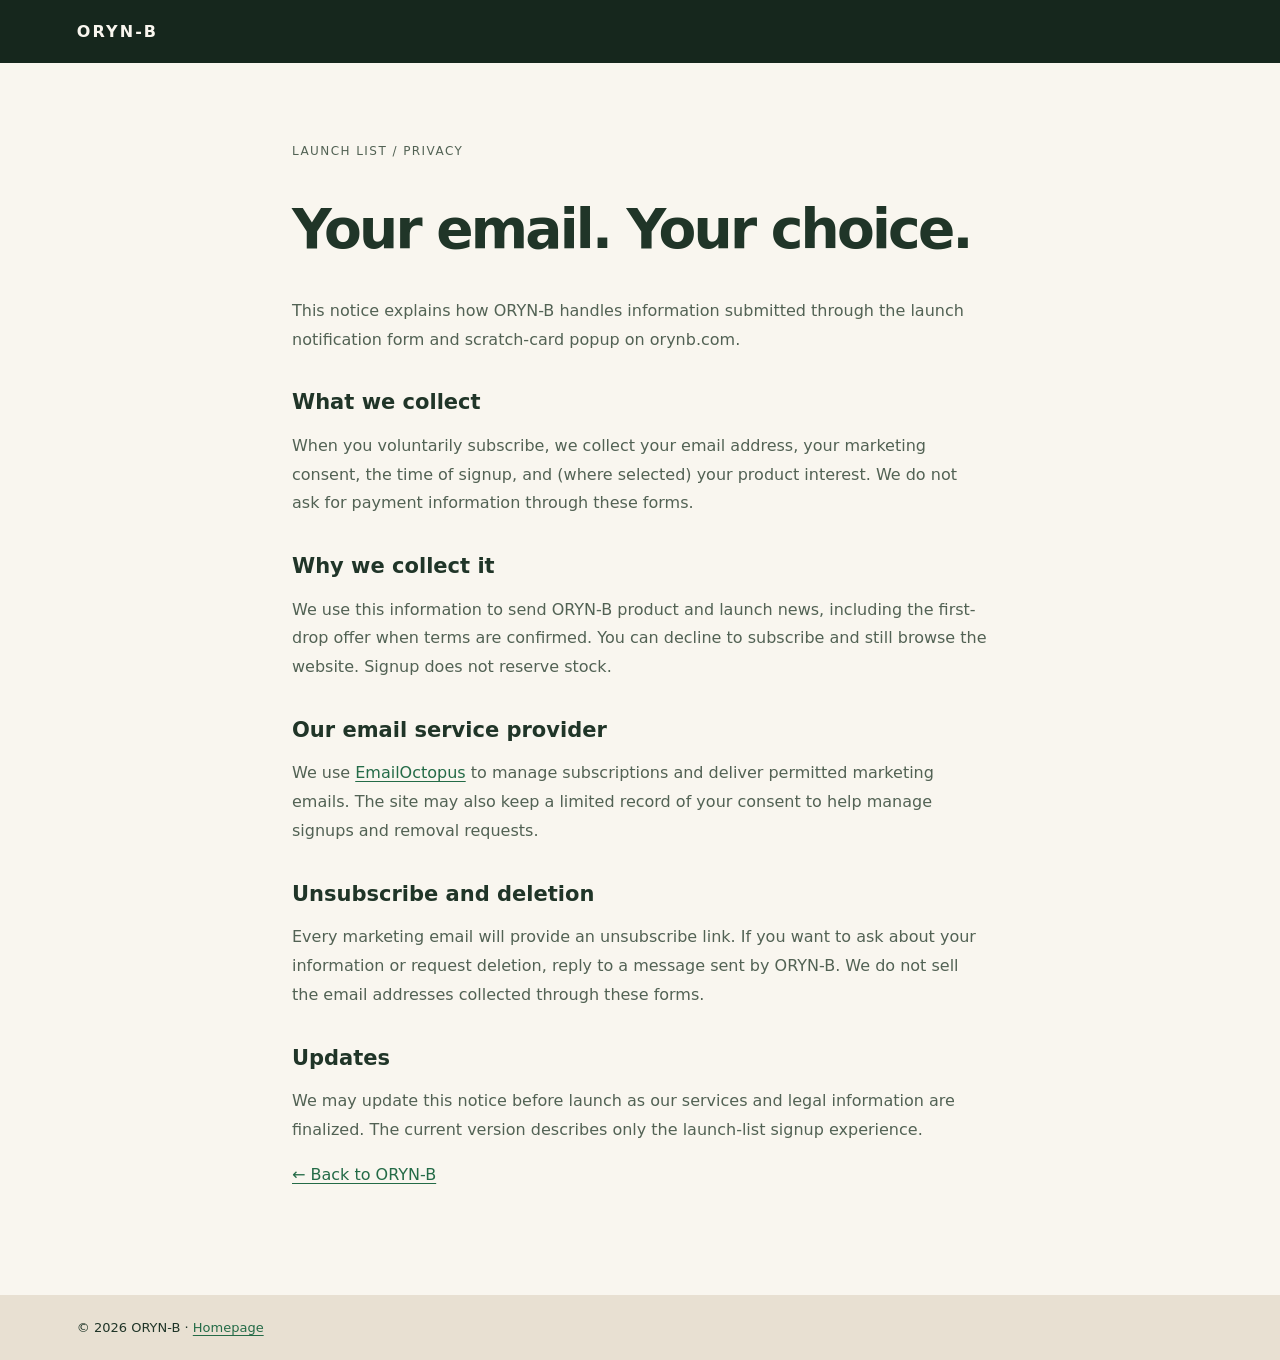
<file: privacy.html>
<!doctype html>
<html lang="en"><head><meta charset="utf-8"><meta name="viewport" content="width=device-width,initial-scale=1"><title>Privacy Notice | ORYN-B</title><meta name="description" content="ORYN-B launch-list privacy notice"><style>
:root{font-family:system-ui,-apple-system,"Segoe UI",sans-serif;color:#203528;background:#f9f6ef}
*{box-sizing:border-box}body{margin:0}header{background:#16271d;color:#f9f6ef;padding:22px 6vw}header a{color:inherit;text-decoration:none;font-weight:800;letter-spacing:.13em}
main{max-width:740px;margin:0 auto;padding:66px 22px 90px}h1{font-size:clamp(36px,6vw,55px);letter-spacing:-.05em;line-height:1.1}h2{margin-top:36px;font-size:21px}p,li{line-height:1.8;color:#526254}a{color:#246b47;text-underline-offset:3px}footer{background:#e8e0d2;padding:25px 6vw;font-size:13px}
</style></head><body><header><a href="/">ORYN-B</a></header><main>
<p style="font-size:12px;letter-spacing:.12em">LAUNCH LIST / PRIVACY</p><h1>Your email. Your choice.</h1>
<p>This notice explains how ORYN-B handles information submitted through the launch notification form and scratch-card popup on orynb.com.</p>
<h2>What we collect</h2><p>When you voluntarily subscribe, we collect your email address, your marketing consent, the time of signup, and (where selected) your product interest. We do not ask for payment information through these forms.</p>
<h2>Why we collect it</h2><p>We use this information to send ORYN-B product and launch news, including the first-drop offer when terms are confirmed. You can decline to subscribe and still browse the website. Signup does not reserve stock.</p>
<h2>Our email service provider</h2><p>We use <a href="https://emailoctopus.com/" target="_blank" rel="noopener noreferrer">EmailOctopus</a> to manage subscriptions and deliver permitted marketing emails. The site may also keep a limited record of your consent to help manage signups and removal requests.</p>
<h2>Unsubscribe and deletion</h2><p>Every marketing email will provide an unsubscribe link. If you want to ask about your information or request deletion, reply to a message sent by ORYN-B. We do not sell the email addresses collected through these forms.</p>
<h2>Updates</h2><p>We may update this notice before launch as our services and legal information are finalized. The current version describes only the launch-list signup experience.</p>
<p><a href="/">← Back to ORYN-B</a></p>
</main><footer>© 2026 ORYN-B · <a href="/">Homepage</a></footer></body></html>
</file>
<file: scratch-popup.css>
/* ORYN-B first-drop scratch reveal. No external fonts or image dependencies. */
.footer-social{display:inline-flex;align-items:center;justify-content:center;gap:7px;min-height:36px;padding:7px 11px;border:1px solid #8c9c8d66;border-radius:999px;white-space:nowrap;transition:background .2s,transform .2s}
.footer-social:hover{background:#d5dbc9;transform:translateY(-2px)}
.footer-social svg{width:18px;height:18px;display:block;flex:0 0 auto}
.footer-social-label{font:700 10px/1.2 var(--sans,system-ui);letter-spacing:.01em}
.launch-scratch-overlay[hidden],.launch-scratch-signup[hidden]{display:none!important}
.launch-scratch-overlay{position:fixed;inset:0;z-index:1000;display:grid;place-items:center;background:rgba(7,20,13,.78);backdrop-filter:blur(9px);padding:16px;overflow-y:auto}
.launch-scratch-dialog{position:relative;isolation:isolate;width:min(100%,540px);margin:auto;border-radius:16px;overflow:hidden;box-shadow:0 35px 115px #030c0670;background:#183324;color:#f9f6ef;text-align:center;outline:0}
.launch-scratch-dialog:before{content:'';position:absolute;z-index:-1;inset:-65% -30% auto;width:165%;aspect-ratio:1;border:1px solid #f8df9f1c;border-radius:50%;pointer-events:none}
.launch-scratch-exit{position:absolute;right:14px;top:13px;z-index:4;width:37px;height:37px;background:#e9e4d30f;border:1px solid #fff5;border-radius:50%;color:white;font-size:23px;line-height:1;cursor:pointer}
.launch-scratch-head{padding:38px 32px 23px;background:radial-gradient(ellipse at 50% 20%,#315840 0%,#193b2b 45%,#13261d 100%)}
.launch-scratch-mark{font:700 11px/1.6 var(--mono,monospace);letter-spacing:.17em;color:#dacb9e;margin-bottom:22px}
.launch-scratch-tag{font:10px/1.5 var(--mono,monospace);letter-spacing:.11em;color:#d9bc81;margin-bottom:11px}
.launch-scratch-head h2{font:800 clamp(31px,6.5vw,45px)/1.07 var(--sans,system-ui);letter-spacing:-.06em;margin-bottom:12px}
.launch-scratch-intro{color:#e0e6d8;font-size:13px;line-height:1.55;margin:0 auto 16px;max-width:345px}
.launch-scratch-card{position:relative;isolation:isolate;width:min(100%,312px);height:178px;margin:0 auto 6px;border:1px solid #e6cd96;border-radius:10px;overflow:hidden;background:#e8d5a8;box-shadow:0 13px 31px #030d0760}
.launch-scratch-reward{display:flex;flex-direction:column;justify-content:center;align-items:center;gap:7px;width:100%;height:100%;background:linear-gradient(134deg,#f5e8c0,#d7b16e);color:#173024}
.launch-scratch-reward span{font:700 9px var(--mono,monospace);letter-spacing:.13em}
.launch-scratch-reward strong{font:800 29px/1.07 var(--sans,system-ui);letter-spacing:-.055em}
.launch-scratch-reward small{font:700 10px var(--mono,monospace);letter-spacing:.16em}
.launch-scratch-card canvas{position:absolute;inset:0;width:100%;height:100%;touch-action:none;cursor:crosshair}
.launch-scratch-card.is-revealed canvas{display:none}
.launch-scratch-reveal{font:500 11px/1.4 var(--mono,monospace);color:#e6dfc4;background:transparent;border:0;border-bottom:1px solid #e6dfc48a;min-height:30px;cursor:pointer}
.launch-scratch-disclosure{color:#bacbbb;font-size:10px;line-height:1.5;margin:10px auto 0;max-width:340px}
.launch-scratch-signup{padding:24px 32px 31px;text-align:left;background:#f1eee6;color:#203428}
.launch-scratch-signup h3{font:800 25px/1.1 var(--sans,system-ui);letter-spacing:-.045em;margin:2px 0 10px}
.launch-scratch-signup p{font-size:12px;line-height:1.6;color:#536354;margin:0 0 14px}
.launch-scratch-signup form{display:flex;flex-direction:column;gap:9px}
.launch-scratch-signup form>label:first-child{font:700 10px var(--mono,monospace);color:#375745}
.launch-scratch-signup input[type=email]{width:100%;height:49px;box-sizing:border-box;padding:0 13px;border:1px solid #b4bdad;border-radius:6px;background:white;color:#203428;font:15px var(--sans,system-ui)}
.launch-scratch-consent{display:flex;align-items:flex-start;gap:8px;font-size:11px;line-height:1.5}
.launch-scratch-consent input{flex:0 0 auto;margin-top:3px}
.launch-scratch-consent a,.signup-consent a{text-decoration:underline;text-underline-offset:2px}
.launch-scratch-signup button[type=submit]{width:100%;background:#2c483a;color:white;min-height:49px;margin-top:2px}
.launch-scratch-status{min-height:18px;font-size:12px!important;color:#254b35!important;margin:0!important}
.signup-consent{display:flex!important;align-items:flex-start;gap:9px;font:11px/1.55 var(--sans,system-ui)!important;color:#516052!important;margin:14px 0 0!important}
.signup-consent input{flex:0 0 auto;margin-top:3px}
@media(max-width:620px){.launch-scratch-overlay{padding:9px;align-items:start}.launch-scratch-head{padding:42px 20px 17px}.launch-scratch-mark{margin-bottom:14px}.launch-scratch-head h2{font-size:32px}.launch-scratch-card{max-width:282px;height:167px}.launch-scratch-reward strong{font-size:27px}.launch-scratch-signup{padding:21px 20px 26px}.footer-links{flex-wrap:wrap;gap:14px}}
@media(prefers-reduced-motion:reduce){.launch-scratch-overlay *{scroll-behavior:auto;animation:none!important;transition:none!important}}


/* One native EmailOctopus signup widget, mounted in the inline section or scratch popup. */
.eo-form-shell{width:100%}
.eo-form-host{width:100%;max-width:100%;min-height:80px}
.eo-form-host iframe,.eo-form-host form{max-width:100%}
.eo-form-note{margin:13px 0 0!important;font-size:11px!important;line-height:1.65!important;color:#61705e!important}
.eo-form-note a{text-decoration:underline;text-underline-offset:3px}
.eo-launch-offer-button{width:100%;min-height:42px;margin:0 0 13px;padding:9px 12px;border:1px solid #8d9d91;border-radius:6px;background:transparent;color:#2c483a;font:700 10px var(--mono,monospace);letter-spacing:.04em}
.eo-launch-offer-button:hover{background:#e8e0d2}
.eo-form-popup-slot{max-width:100%;min-height:80px;border-radius:6px;overflow:visible}
.launch-scratch-signup .eo-form-host{background:#fffefa;border-radius:7px;padding:7px}
.launch-scratch-signup .eo-form-host iframe{max-width:100%}
.launch-scratch-signup .eo-form-note{font-size:10px!important}
@media(max-width:620px){.launch-scratch-signup .eo-form-host{padding:3px}.eo-form-popup-slot{max-width:100%}}
</file>
<file: assets/blog.css>
*{box-sizing:border-box}html{scroll-behavior:smooth;scroll-padding-top:104px}body{margin:0;font-family:Manrope,Arial,sans-serif;-webkit-font-smoothing:antialiased;background:var(--bg);color:var(--text)}:root{--mono:'DM Mono',ui-monospace,monospace;--radius:12px;--bg:#111417;--surface:#1E2427;--text:#F5F3E9;--sub:#b3b8b0;--accent:#D5FE4B;--accent-ink:#111417;--line:#f5f3e930;--paper:#F5F3E9;--paper-text:#111417;--purple:#AAA5FF;--focus:#AAA5FF}html[data-theme=oryn]{--bg:#F9F6EF;--surface:#E8E0D2;--text:#222923;--sub:#526155;--accent:#2C483A;--accent-ink:#F9F6EF;--line:#22292330;--paper:#E8E0D2;--paper-text:#222923;--purple:#2C483A;--focus:#2C483A}a{color:inherit;text-underline-offset:5px}a:hover{text-decoration-thickness:2px}button,a,summary,[tabindex]{-webkit-tap-highlight-color:transparent}a:focus-visible,summary:focus-visible,[tabindex]:focus-visible{outline:3px solid var(--focus);outline-offset:6px}img{max-width:100%;display:block}h1,h2,h3,p,figure{margin:0}h1,h2,h3{text-wrap:balance}h1{font-size:clamp(42px,5.6vw,78px);line-height:1.08;letter-spacing:-.055em;font-weight:800}h2{letter-spacing:-.035em}::selection{background:var(--accent);color:var(--accent-ink)}.shell{width:min(1240px,calc(100% - 96px));margin-inline:auto}.skip{position:absolute;z-index:100;top:-100px;left:20px;padding:16px;background:var(--accent);color:var(--accent-ink)}.skip:focus{top:10px}.masthead{position:sticky;top:0;z-index:10;background:var(--bg);border-bottom:1px solid var(--line)}.masthead-inner{min-height:84px;display:flex;align-items:center;justify-content:space-between;gap:32px}.brand{display:inline-flex;align-items:center;gap:10px;text-decoration:none;flex-shrink:0}.wordmark{display:grid;font-size:16px;font-weight:800;line-height:1.05;letter-spacing:-.04em}.oryn-wordmark{font-size:17px;font-weight:800;letter-spacing:.1em}.masthead nav{display:flex;align-items:center;gap:32px;font-size:13px;font-weight:700}.masthead nav>a{text-decoration:none;padding-block:12px}.masthead .nav-cta{background:var(--accent);color:var(--accent-ink);padding:12px 18px;border-radius:6px}.eyebrow{font:11px/1.6 var(--mono);text-transform:uppercase;letter-spacing:.08em;display:flex;align-items:center;gap:24px;color:var(--sub)}.eyebrow>span{color:var(--sub)}.index-header{padding:85px 0 0}.index-header h1{font-size:clamp(52px,7.8vw,106px);max-width:1000px;margin-top:26px}.index-header h1 em{font-style:normal;color:var(--accent)}.deck{font-size:19px;line-height:1.7;color:var(--sub);max-width:710px;margin-top:24px}.index-meta{display:flex;justify-content:space-between;gap:18px;margin:45px 0 0;padding:22px 0;border-top:1px solid var(--line);font:10px/1.6 var(--mono);letter-spacing:.045em;color:var(--sub)}.section-label{display:flex;justify-content:space-between;align-items:center;padding:36px 0 22px;gap:20px}.section-label h2{font-size:21px}.section-label a{font:11px var(--mono);color:var(--sub)}.post-card{border:1px solid var(--line);border-radius:var(--radius);overflow:hidden;display:grid;grid-template-columns:1fr 1fr;background:var(--surface)}.post-image{min-height:340px;background:var(--paper);display:block;overflow:hidden}.post-image img{width:100%;height:100%;object-fit:cover;transition:transform .3s}.post-image:hover img{transform:scale(1.02)}.post-info{padding:38px;display:flex;flex-direction:column;align-items:flex-start}.post-info h2{font-size:clamp(25px,2.7vw,37px);line-height:1.18;margin:21px 0 18px}.post-info h2 a{text-decoration:none}.post-info h2 a:hover{text-decoration:underline}.post-info>p{font-size:14px;line-height:1.75;color:var(--sub)}.card-bottom{margin-top:auto;padding-top:32px;display:flex;justify-content:space-between;align-items:center;width:100%;gap:20px;font:10px var(--mono);color:var(--sub)}.text-link{color:var(--text);font-weight:600;font-family:Manrope,Arial,sans-serif;font-size:12px;white-space:nowrap}.editorial-strip{margin:75px 0 95px;border-top:1px solid var(--line);padding-top:35px;display:grid;grid-template-columns:1fr 1.6fr;gap:16px 40px}.editorial-strip .eyebrow{grid-row:span 2;align-self:start}.editorial-strip h2{font-size:29px}.editorial-strip>p{font-size:15px;line-height:1.8;color:var(--sub);max-width:700px}.breadcrumbs{display:flex;flex-wrap:wrap;gap:10px;padding-top:35px;font:10px/1.7 var(--mono);color:var(--sub)}.breadcrumbs a{text-decoration:none}.article-header{padding:52px 0 42px;max-width:1050px}.article-header h1{margin-top:22px}.article-header .deck{max-width:800px}.byline{display:flex;flex-wrap:wrap;gap:8px 24px;margin-top:27px;font:11px/1.7 var(--mono);color:var(--sub)}.journey-figure,.loading-figure{padding:38px 42px;background:var(--paper);color:var(--paper-text);border-radius:var(--radius);overflow:hidden}.diagram-label{display:flex;justify-content:space-between;font:11px var(--mono);letter-spacing:.08em}.diagram-label span{font-size:25px}.journey{list-style:none;padding:28px 0;margin:0;display:grid;grid-template-columns:repeat(3,1fr);gap:24px}.journey li{padding:22px;border-top:2px solid #111417;border-right:1px solid #11141730}.journey li:last-child{background:#D5FE4B;border-right:0}.journey span{font:10px var(--mono);display:block;margin-bottom:16px}.journey strong{font-size:23px;letter-spacing:-.045em;display:block}.journey p{font-size:13px;line-height:1.7;margin-top:8px}.journey-figure figcaption{font:10px/1.7 var(--mono);color:#4e574e}.loading-figure{display:grid;grid-template-columns:1.3fr .7fr;align-items:center;min-height:370px;background:#E8E0D2;padding:42px 60px}.loading-figure .figure-title{font-size:clamp(30px,4.5vw,58px);font-weight:800;line-height:1.13;letter-spacing:-.05em;color:#2C483A;margin-top:20px}.loading-figure p:not(.figure-title){font-size:14px;line-height:1.8;color:#526155;margin-top:20px}.loading-figure img{width:100%;height:290px;object-fit:contain}.figure-note{display:block;font:10px/1.7 var(--mono);color:#526155;margin-top:22px}.reading-layout{display:grid;grid-template-columns:245px minmax(0,740px);gap:70px;justify-content:center;padding-top:62px}.toc nav{position:sticky;top:122px}.toc ol{padding:18px 0 0 16px;margin:0;display:grid;gap:14px;font-size:12px;line-height:1.6;color:var(--sub)}.toc a{text-decoration:none}.toc a:hover{text-decoration:underline;color:var(--text)}.toc-back{font-size:11px;display:block;margin-top:28px;padding-top:20px;border-top:1px solid var(--line)}.prose{min-width:0;font-size:17px;line-height:1.85}.prose>p{margin-bottom:24px}.prose>h2{font-size:31px;line-height:1.25;margin:52px 0 22px}.prose>h2:first-child{margin-top:0}.prose>h3{font-size:21px;margin:30px 0 14px;line-height:1.4}.prose ul,.prose ol{padding-left:24px;margin:0 0 28px}.prose li{padding-left:5px;margin-bottom:10px}.prose a{color:var(--text)}.prose code{font: .84em/1.7 var(--mono);background:var(--surface);padding:3px 6px;border-radius:3px;overflow-wrap:anywhere}.note{margin:30px 0;padding:23px 25px;background:var(--surface);border-left:3px solid var(--accent);font-size:15px;line-height:1.8}.note strong{color:var(--text)}.table-scroll{overflow-x:auto;margin:30px 0;border:1px solid var(--line);border-radius:8px}table{border-collapse:collapse;width:100%;min-width:530px;font-size:13px;line-height:1.65}th,td{text-align:left;padding:16px;border-bottom:1px solid var(--line);vertical-align:top}th{background:var(--surface);font-size:12px}tr:last-child td{border-bottom:0}.sources{margin-top:58px;padding-top:24px;border-top:1px solid var(--line);font-size:13px;line-height:1.8;color:var(--sub)}.sources h2{font-size:22px;margin-bottom:16px;color:var(--text)}.sources ol{margin-top:20px}.source-date{font:10px/1.7 var(--mono);margin-top:20px}.article-cta{background:var(--accent);color:var(--accent-ink);border-radius:12px;padding:35px;margin-top:42px}.article-cta .eyebrow{color:inherit;opacity:.8}.article-cta h2{font-size:34px;line-height:1.15;margin:16px 0}.article-cta p{font-size:14px;line-height:1.8}.button{display:inline-flex;align-items:center;gap:30px;justify-content:space-between;padding:15px 18px;background:var(--accent-ink);color:var(--accent)!important;border-radius:6px;text-decoration:none;font-size:13px;font-weight:800;margin-top:24px}.article-end{padding:65px 0 80px;display:flex;justify-content:space-between;align-items:center;gap:20px;border-bottom:1px solid var(--line)}.article-end a{font-size:13px}.site-footer{padding:40px 0 45px}.footer-inner{display:flex;align-items:center;justify-content:space-between;gap:30px;flex-wrap:wrap}.footer-inner>p{font-size:12px;color:var(--sub);max-width:300px;line-height:1.8}.footer-inner nav{display:flex;flex-wrap:wrap;gap:22px;font-size:11px}.footer-inner small{font:10px var(--mono);color:var(--sub)}
@media(max-width:1000px){.shell{width:calc(100% - 56px)}.masthead nav{gap:20px}.post-info{padding:28px}.post-image{min-height:320px}.reading-layout{grid-template-columns:190px minmax(0,1fr);gap:36px}.journey-figure{padding:28px}.journey{gap:12px}.journey li{padding:16px}.journey strong{font-size:20px}}
@media(max-width:700px){html{scroll-padding-top:95px}.shell{width:calc(100% - 36px)}.masthead-inner{min-height:73px;gap:15px}.brand img{width:31px;height:31px}.wordmark{font-size:12px}.oryn-wordmark{font-size:12px}.masthead nav{gap:16px;font-size:11px}.masthead nav>a:first-child{display:none}.masthead .nav-cta{padding:10px 12px;font-size:10px}.index-header{padding-top:50px}.index-header h1{font-size:clamp(43px,11vw,73px);margin-top:22px}.deck{font-size:16px;line-height:1.7}.index-meta{margin-top:32px;font-size:8px}.section-label{padding-top:26px}.section-label h2{font-size:18px}.section-label a{font-size:9px}.post-card{grid-template-columns:1fr}.post-image{min-height:0;aspect-ratio:1.9}.post-info{padding:25px}.post-info h2{font-size:29px}.post-info>p{font-size:14px}.editorial-strip{margin:50px 0 60px;grid-template-columns:1fr;gap:18px}.editorial-strip .eyebrow{grid-row:auto}.editorial-strip h2{font-size:27px}.breadcrumbs{padding-top:25px;font-size:9px}.article-header{padding:35px 0 30px}.article-header h1{font-size:clamp(35px,9.7vw,60px);line-height:1.13}.eyebrow{font-size:9px;gap:15px}.article-header .eyebrow{flex-wrap:wrap}.byline{font-size:9px;gap:7px 14px}.journey-figure{padding:22px}.diagram-label{font-size:8px}.journey{grid-template-columns:1fr;gap:10px;padding:20px 0}.journey li{padding:14px 16px;border-right:0;border-top-width:1px}.journey span{font-size:8px;margin-bottom:7px}.journey strong{font-size:22px}.journey p{font-size:12px;margin-top:4px}.journey-figure figcaption{font-size:9px}.loading-figure{padding:28px 24px;grid-template-columns:1fr .65fr;min-height:280px;gap:12px}.loading-figure .figure-title{font-size:31px}.loading-figure p:not(.figure-title){font-size:11px;line-height:1.7}.loading-figure img{height:200px}.figure-note{font-size:8px}.reading-layout{grid-template-columns:1fr;gap:35px;padding-top:35px}.toc nav{position:static;border-bottom:1px solid var(--line);padding-bottom:25px}.toc ol{gap:10px;columns:2;display:block;font-size:11px}.toc li{margin:0 0 9px;break-inside:avoid}.toc-back{display:none}.prose{font-size:16px;line-height:1.85}.prose>h2{font-size:27px;margin-top:40px}.prose>h3{font-size:20px}.note{padding:20px;font-size:14px}.article-cta{padding:25px}.article-cta h2{font-size:30px}.article-end{padding:40px 0 50px}.article-end .eyebrow{font-size:8px}.article-end a{font-size:11px}.site-footer{padding:30px 0}.footer-inner{gap:24px}.footer-inner nav{gap:18px}.button{font-size:12px;gap:18px}}
@media(prefers-reduced-motion:reduce){html{scroll-behavior:auto}*,*:before,*:after{transition:none!important}}
.article-image{margin:0;background:var(--surface);border-radius:12px;overflow:hidden}.article-image img{width:100%;height:auto}.article-image figcaption{padding:15px 22px;font:11px/1.7 var(--mono);color:var(--sub)}
</file>
